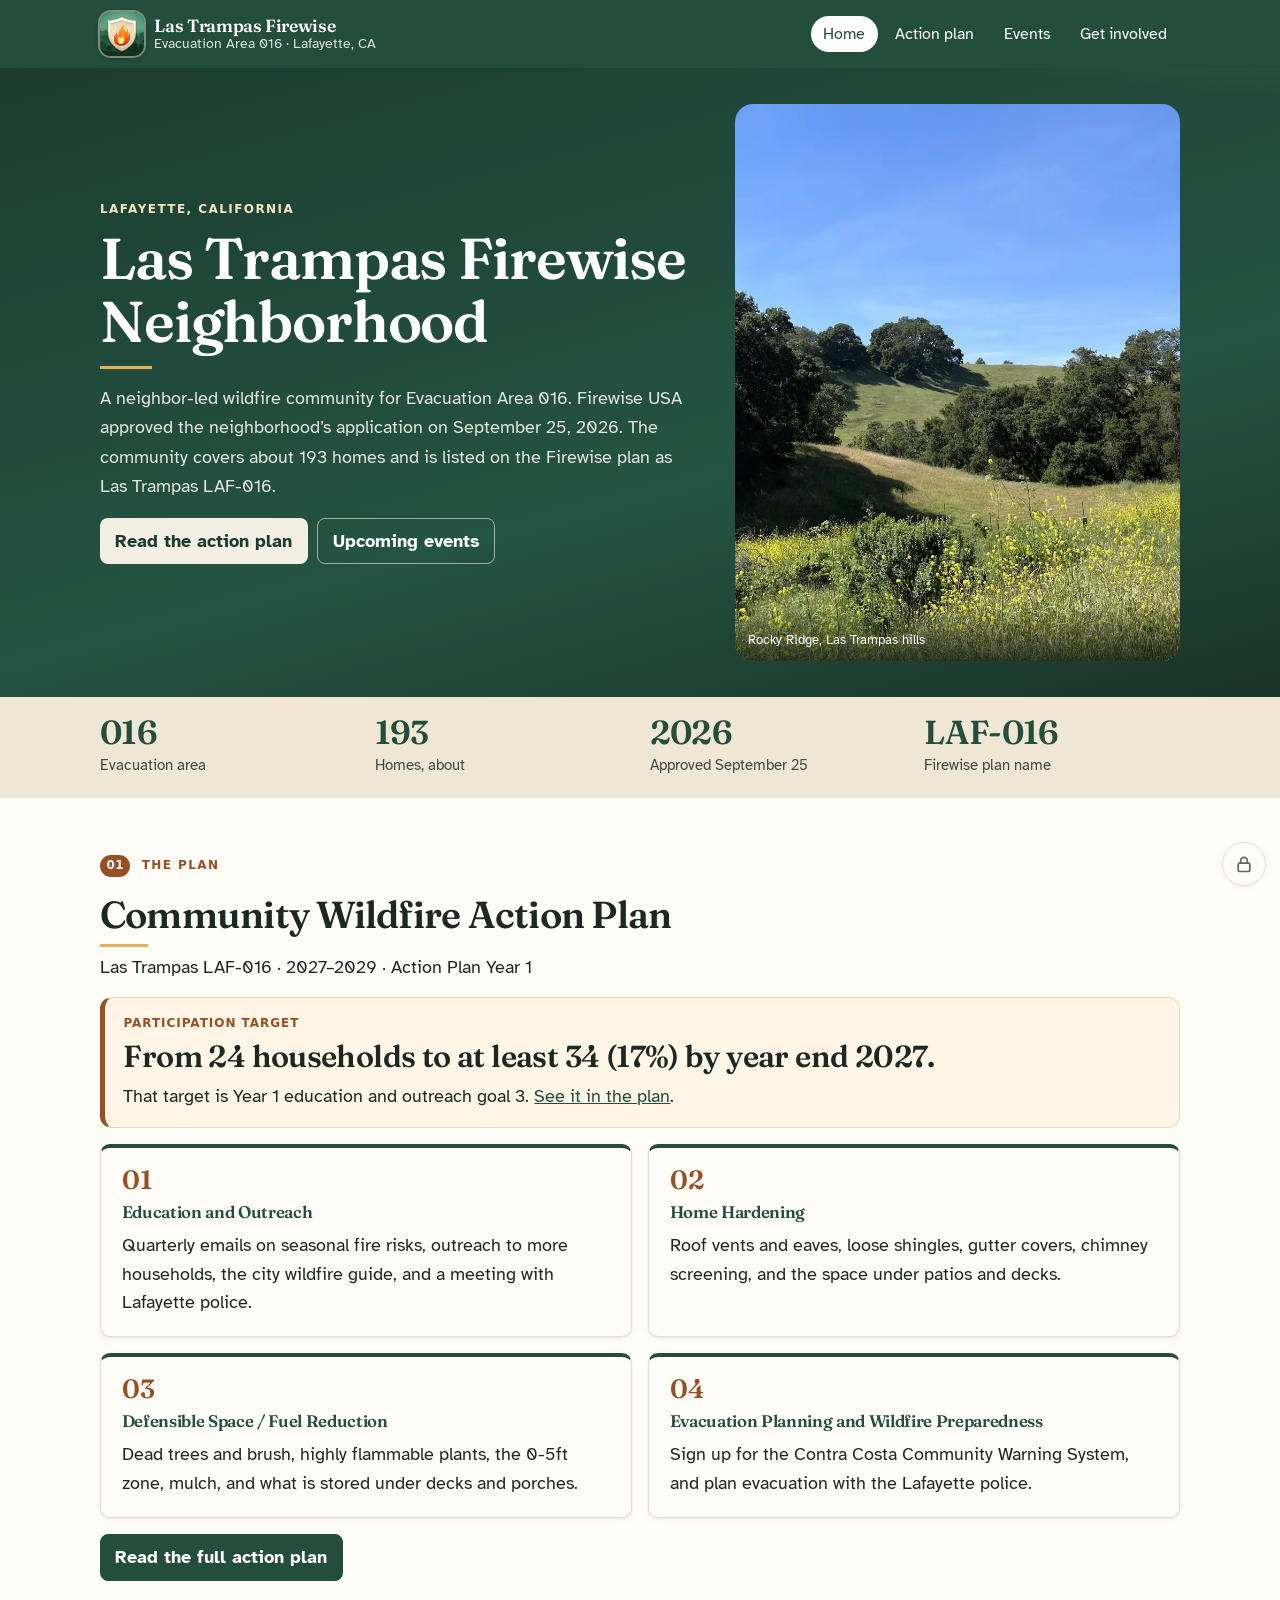
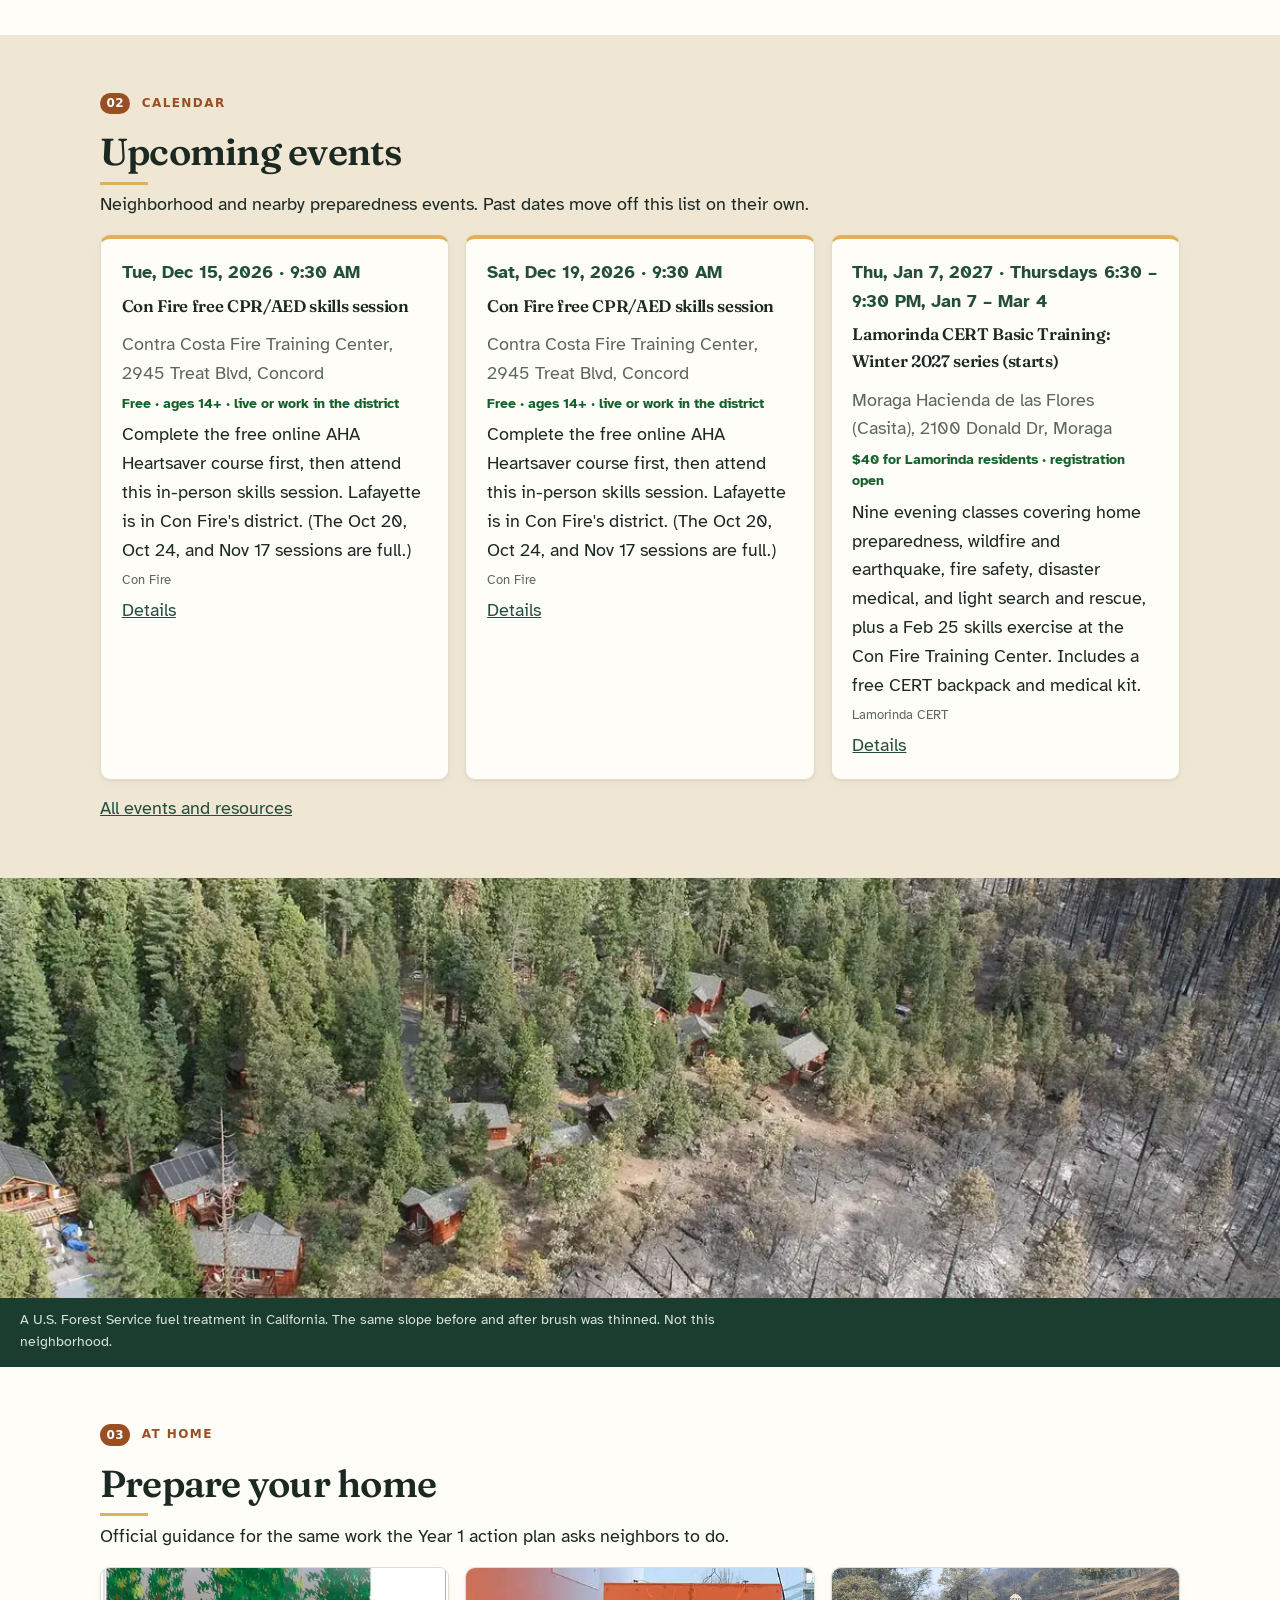
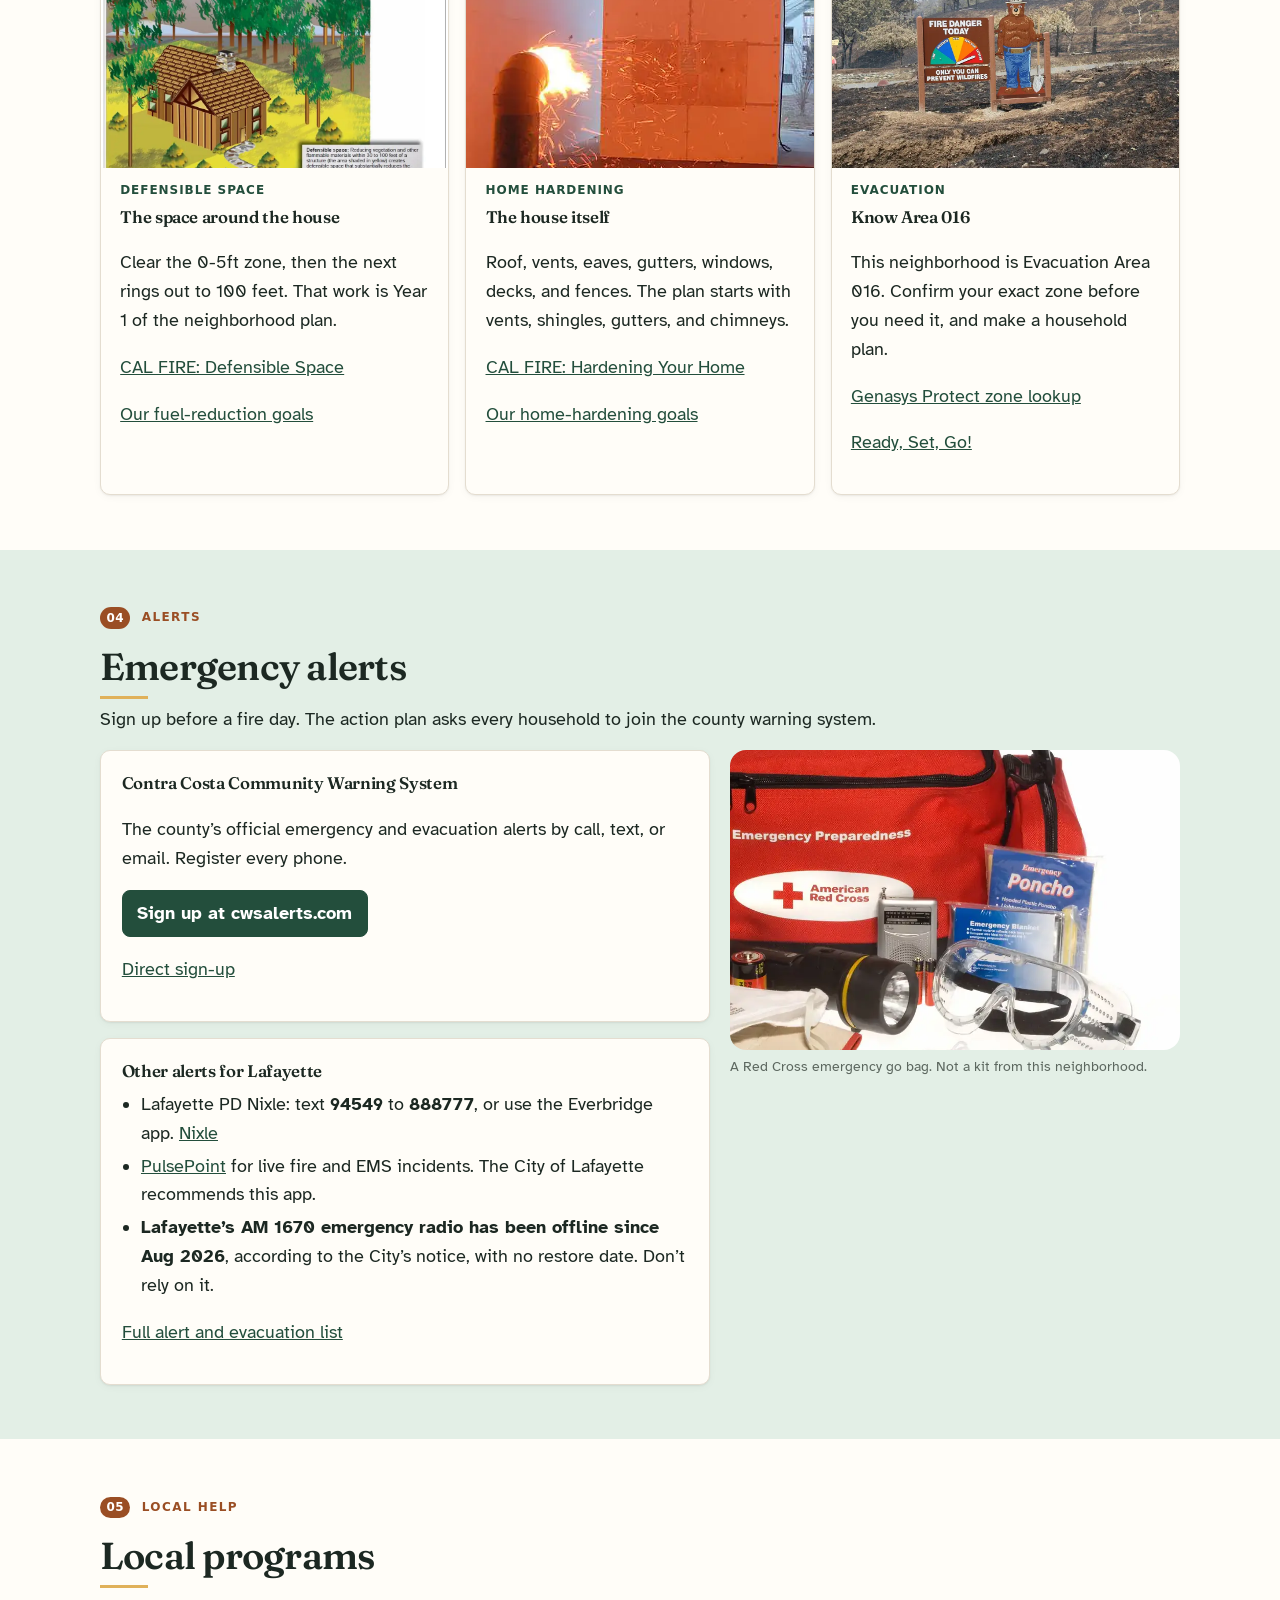
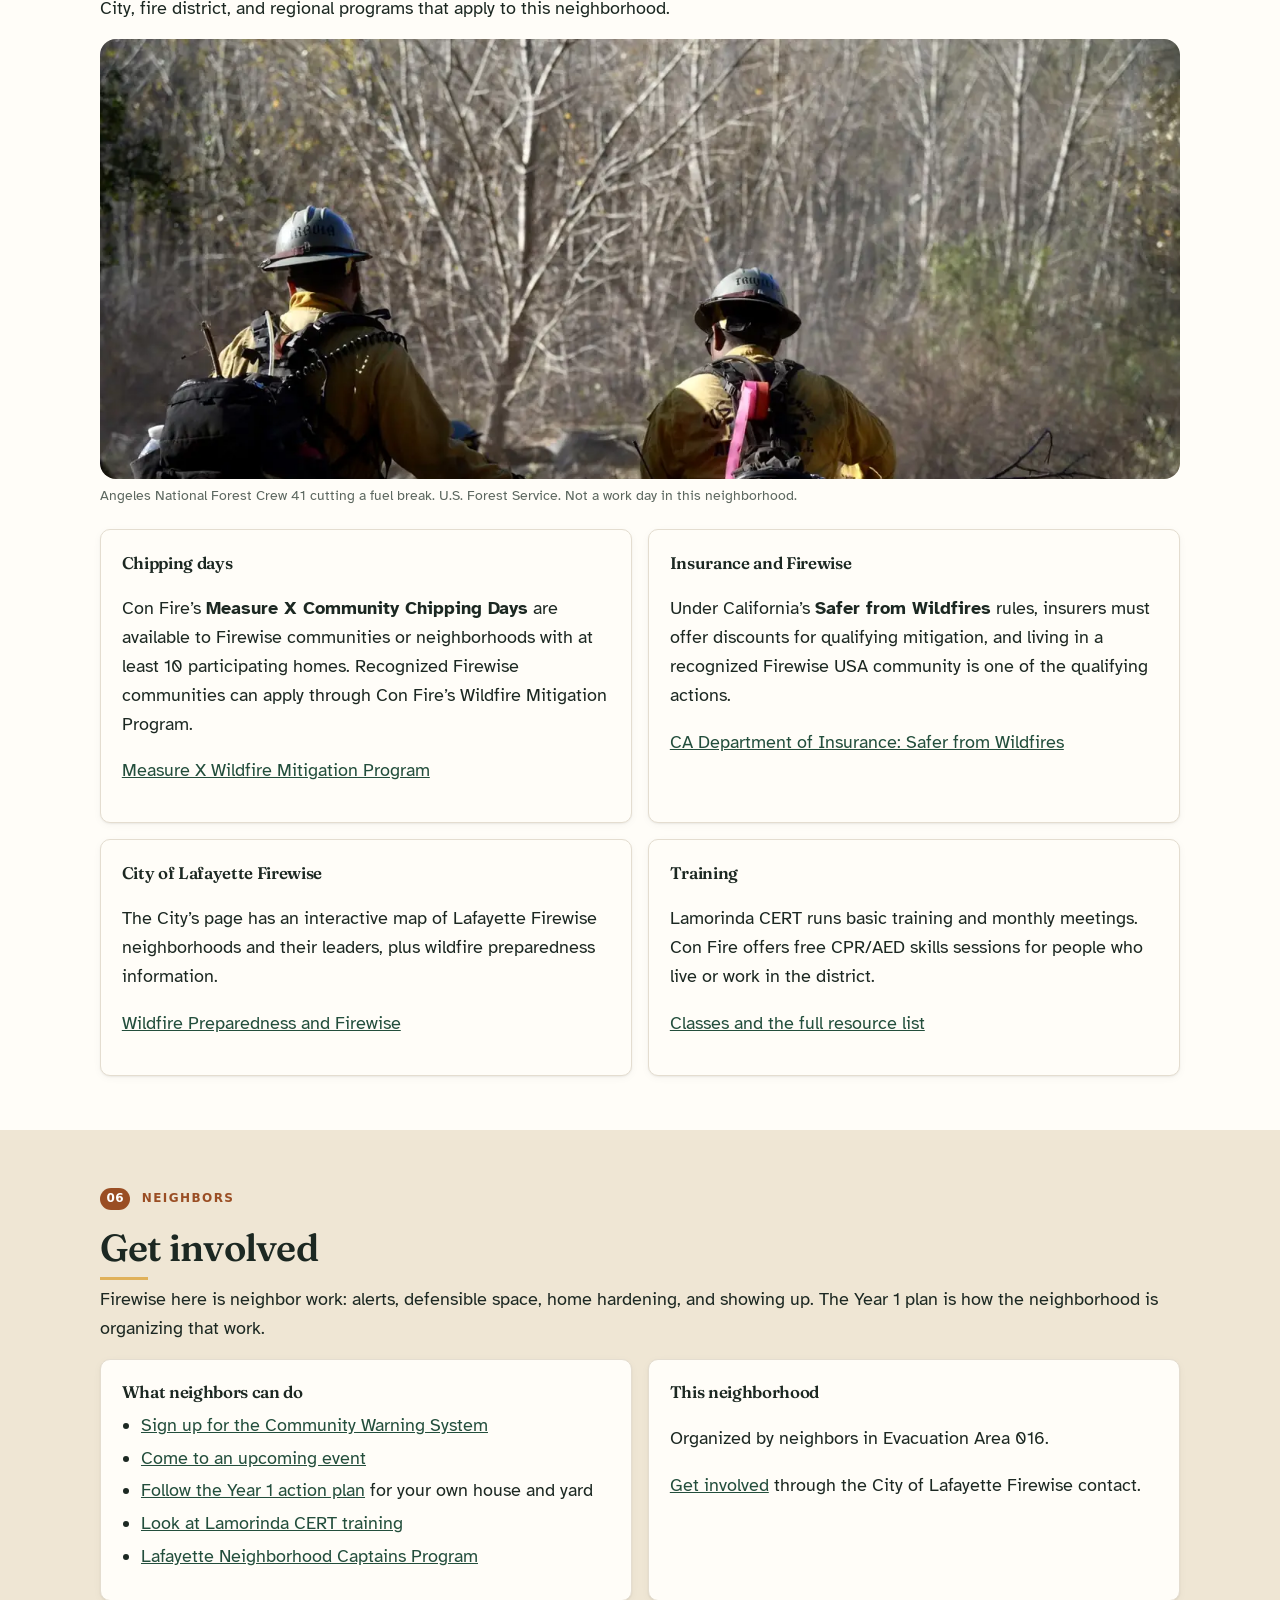
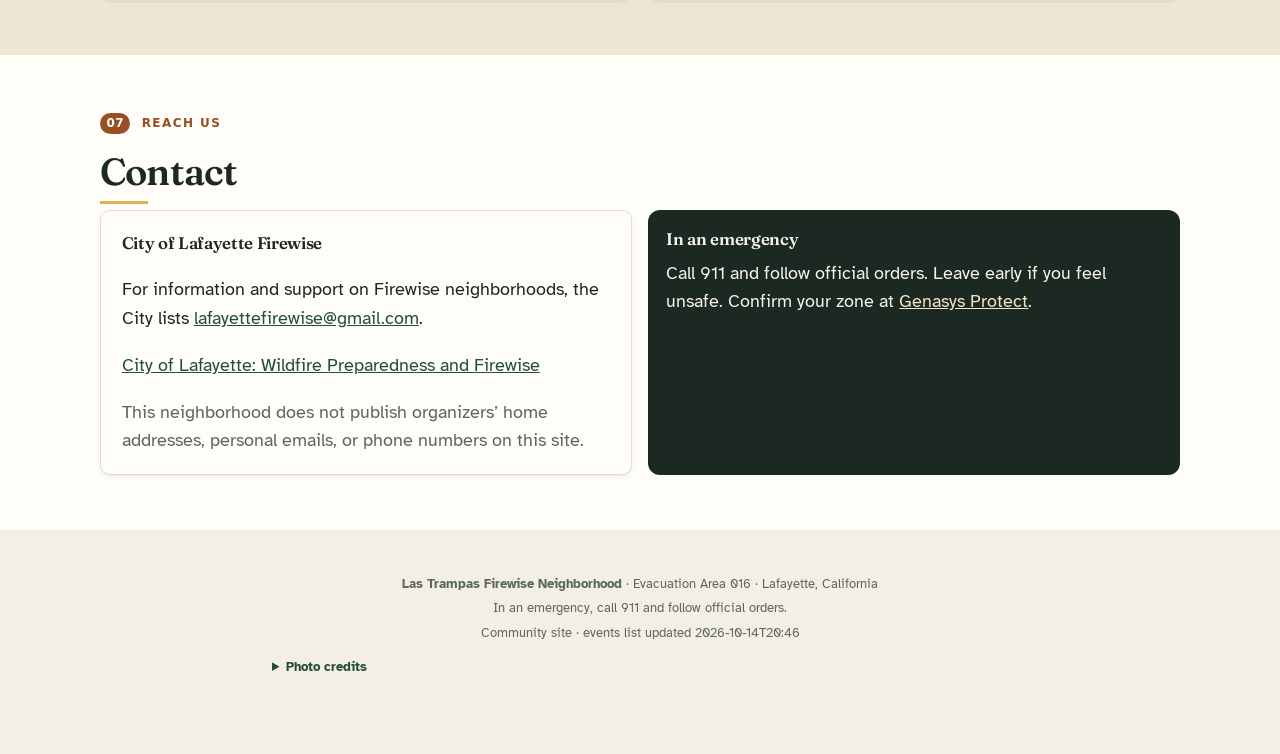
<file: index.html>
<!doctype html>
<html lang="en"><head>
<meta charset="utf-8"><meta name="viewport" content="width=device-width,initial-scale=1">
<meta name="description" content="Las Trampas Firewise Neighborhood, Evacuation Area 016 in Lafayette, California. Community wildfire action plan, upcoming events, and preparedness resources.">
<title>Las Trampas Firewise Neighborhood</title>
<link rel="icon" href="assets/icons/favicon.ico" sizes="16x16 32x32 48x48">
<link rel="icon" href="assets/icons/favicon.svg" type="image/svg+xml">
<link rel="apple-touch-icon" sizes="180x180" href="/firewise/assets/icons/apple-touch-icon.png?v=5">
<link rel="manifest" href="site.webmanifest">
<meta name="theme-color" content="#234e3c">
<meta name="apple-mobile-web-app-title" content="LT Firewise">
<link rel="stylesheet" href="assets/style.css">
</head><body class="page-public page-home"><a class="skip" href="#content">Skip to content</a>
<header class="site"><div class="wrap">
  <a class="brand" href="index.html"><img class="brand-logo" src="assets/icons/logo.svg" width="44" height="44" alt=""><span class="brand-text"><strong>Las Trampas Firewise</strong><span>Evacuation Area 016 &middot; Lafayette, CA</span></span></a>
  <nav class="main" aria-label="Main"><ul id="nav">
    <li><a href="index.html" aria-current="page">Home</a></li>
    <li><a href="action-plan.html">Action plan</a></li>
    <li><a href="events.html">Events</a></li>
    <li><a href="index.html#involved">Get involved</a></li>
  </ul></nav>
</div></header>
<div class="private-banner" id="privateBanner" hidden role="note">Private: contains neighbors&rsquo; contact info. Do not post publicly or share the link outside the organizing team.</div>
<div id="publicRoot">
<main id="content" class="community">
  <section class="hero-band">
    <div class="wrap hero-layout">
      <div class="hero-copy">
        <p class="eyebrow">Lafayette, California</p>
        <h1>Las Trampas Firewise Neighborhood</h1>
        <hr class="hero-rule">
        <p class="lede">A neighbor-led wildfire community for Evacuation Area 016. Firewise USA approved the neighborhood&rsquo;s application on September 25, 2026. The community covers about 193 homes and is listed on the Firewise plan as Las Trampas LAF-016.</p>
        <div class="hero-actions">
          <a class="btn" href="action-plan.html">Read the action plan</a>
          <a class="btn secondary" href="#events">Upcoming events</a>
        </div>
      </div>
      <figure class="hero-photo">
        <img src="assets/photos/rocky-ridge.webp" width="1400" height="1041" alt="Coast live oaks and open grassland on a slope at Rocky Ridge, in the Las Trampas hills.">
        <figcaption>Rocky Ridge, Las Trampas hills</figcaption>
      </figure>
    </div>
  </section>
  <section class="stat-strip" aria-label="Neighborhood facts">
    <div class="wrap">
      <ul>
        <li><strong>016</strong><span>Evacuation area</span></li>
        <li><strong>193</strong><span>Homes, about</span></li>
        <li><strong>2026</strong><span>Approved September 25</span></li>
        <li><strong>LAF-016</strong><span>Firewise plan name</span></li>
      </ul>
    </div>
  </section>
  <section class="band band-paper" id="plan" aria-labelledby="plan-h">
    <div class="wrap">
      <div class="section-head">
        <p class="section-kicker"><span class="kicker-num">01</span> The plan</p>
        <h2 id="plan-h">Community Wildfire Action Plan</h2>
        <p>Las Trampas LAF-016 &middot; 2027&ndash;2029 &middot; Action Plan Year 1</p>
      </div>
      <div class="target-callout">
        <p class="target-kicker">Participation target</p>
        <p class="target-stat">From 24 households to at least 34 (17%) by year end 2027.</p>
        <p style="margin:0">That target is Year 1 education and outreach goal 3. <a href="action-plan.html#participation">See it in the plan</a>.</p>
      </div>
      <div class="grid cols-2">
        <a class="card plan-link" href="action-plan.html#education"><span class="mark">01</span><h3>Education and Outreach</h3><p>Quarterly emails on seasonal fire risks, outreach to more households, the city wildfire guide, and a meeting with Lafayette police.</p></a>
        <a class="card plan-link" href="action-plan.html#hardening"><span class="mark">02</span><h3>Home Hardening</h3><p>Roof vents and eaves, loose shingles, gutter covers, chimney screening, and the space under patios and decks.</p></a>
        <a class="card plan-link" href="action-plan.html#defensible"><span class="mark">03</span><h3>Defensible Space / Fuel Reduction</h3><p>Dead trees and brush, highly flammable plants, the 0-5ft zone, mulch, and what is stored under decks and porches.</p></a>
        <a class="card plan-link" href="action-plan.html#evacuation"><span class="mark">04</span><h3>Evacuation Planning and Wildfire Preparedness</h3><p>Sign up for the Contra Costa Community Warning System, and plan evacuation with the Lafayette police.</p></a>
      </div>
      <p style="margin:1rem 0 0"><a class="btn" href="action-plan.html">Read the full action plan</a></p>
    </div>
  </section>

  <section class="band band-sand" id="events" aria-labelledby="events-h">
    <div class="wrap">
      <div class="section-head">
        <p class="section-kicker"><span class="kicker-num">02</span> Calendar</p>
        <h2 id="events-h">Upcoming events</h2>
        <p>Neighborhood and nearby preparedness events. Past dates move off this list on their own.</p>
      </div>
      <div class="grid cols-3" id="eventGrid" aria-live="polite"><p class="muted">Loading events&hellip;</p></div>
      <p id="eventMore" style="margin:.9rem 0 0"></p>
    </div>
  </section>

  <figure class="photo-strip">
    <img src="assets/photos/fuel-treatment.webp" width="1200" height="799" alt="Two views of the same forest slope: thick brush before a fuel treatment, and a more open stand of trees after.">
    <figcaption><div class="wrap">A U.S. Forest Service fuel treatment in California. The same slope before and after brush was thinned. Not this neighborhood.</div></figcaption>
  </figure>

  <section class="band band-paper" id="prepare" aria-labelledby="prepare-h">
    <div class="wrap">
      <div class="section-head">
        <p class="section-kicker"><span class="kicker-num">03</span> At home</p>
        <h2 id="prepare-h">Prepare your home</h2>
        <p>Official guidance for the same work the Year 1 action plan asks neighbors to do.</p>
      </div>
      <div class="grid cols-3">
        <article class="card card-photo">
          <img src="assets/photos/defensible-home.webp" width="1046" height="937" alt="A single-story house with a mowed yard and trimmed trees set back from the walls.">
          <div class="card-body">
            <p class="cat-label">Defensible space</p>
            <h3>The space around the house</h3>
            <p>Clear the 0-5ft zone, then the next rings out to 100 feet. That work is Year 1 of the neighborhood plan.</p>
            <p><a href="https://www.readyforwildfire.org/prepare-for-wildfire/defensible-space/" target="_blank" rel="noopener noreferrer">CAL FIRE: Defensible Space</a></p>
            <p><a href="action-plan.html#defensible">Our fuel-reduction goals</a></p>
          </div>
        </article>
        <article class="card card-photo">
          <img src="assets/photos/ember-mesh.webp" width="476" height="441" alt="Glowing firebrands from a NIST test aimed at a fine metal screen, with a burning pad behind the mesh.">
          <div class="card-body">
            <p class="cat-label">Home hardening</p>
            <h3>The house itself</h3>
            <p>Roof, vents, eaves, gutters, windows, decks, and fences. The plan starts with vents, shingles, gutters, and chimneys.</p>
            <p><a href="https://www.readyforwildfire.org/prepare-for-wildfire/hardening-your-home/" target="_blank" rel="noopener noreferrer">CAL FIRE: Hardening Your Home</a></p>
            <p><a href="action-plan.html#hardening">Our home-hardening goals</a></p>
          </div>
        </article>
        <article class="card card-photo">
          <img src="assets/photos/fire-danger.webp" width="1200" height="799" alt="A U.S. Forest Service fire danger sign reading Very High beside a road in Klamath National Forest, California.">
          <div class="card-body">
            <p class="cat-label">Evacuation</p>
            <h3>Know Area 016</h3>
            <p>This neighborhood is Evacuation Area 016. Confirm your exact zone before you need it, and make a household plan.</p>
            <p><a href="https://protect.genasys.com/" target="_blank" rel="noopener noreferrer">Genasys Protect zone lookup</a></p>
            <p><a href="https://readyforwildfire.org/prepare-for-wildfire/wildfire-action-plan/" target="_blank" rel="noopener noreferrer">Ready, Set, Go!</a></p>
          </div>
        </article>
      </div>
    </div>
  </section>

  <section class="band band-green" id="alerts" aria-labelledby="alerts-h">
    <div class="wrap">
      <div class="section-head">
        <p class="section-kicker"><span class="kicker-num">04</span> Alerts</p>
        <h2 id="alerts-h">Emergency alerts</h2>
        <p>Sign up before a fire day. The action plan asks every household to join the county warning system.</p>
      </div>
      <div class="alert-layout">
        <div class="alert-copy">
        <article class="card">
          <h3>Contra Costa Community Warning System</h3>
          <p>The county&rsquo;s official emergency and evacuation alerts by call, text, or email. Register every phone.</p>
          <p><a class="btn" href="https://www.cwsalerts.com" target="_blank" rel="noopener noreferrer">Sign up at cwsalerts.com</a></p>
          <p><a href="https://alerts5.athoc.com/SelfService/CCCCWS/Register" target="_blank" rel="noopener noreferrer">Direct sign-up</a></p>
        </article>
        <article class="card">
          <h3>Other alerts for Lafayette</h3>
          <ul class="tight">
            <li>Lafayette PD Nixle: text <strong>94549</strong> to <strong>888777</strong>, or use the Everbridge app. <a href="https://www.nixle.com/" target="_blank" rel="noopener noreferrer">Nixle</a></li>
            <li><a href="https://www.pulsepoint.org/" target="_blank" rel="noopener noreferrer">PulsePoint</a> for live fire and EMS incidents. The City of Lafayette recommends this app.</li>
            <li><strong>Lafayette&rsquo;s AM 1670 emergency radio has been offline since Aug 2026</strong>, according to the City&rsquo;s notice, with no restore date. Don&rsquo;t rely on it.</li>
          </ul>
          <p><a href="events.html#alerts">Full alert and evacuation list</a></p>
        </article>
        </div>
        <figure class="alert-photo">
          <img src="assets/photos/go-bag.webp" width="880" height="860" alt="An open Red Cross emergency go bag with water, a radio, a flashlight, and other supplies on a table.">
          <figcaption>A Red Cross emergency go bag. Not a kit from this neighborhood.</figcaption>
        </figure>
      </div>
    </div>
  </section>

  <section class="band band-paper" aria-labelledby="programs-h">
    <div class="wrap">
      <div class="section-head">
        <p class="section-kicker"><span class="kicker-num">05</span> Local help</p>
        <h2 id="programs-h">Local programs</h2>
        <p>City, fire district, and regional programs that apply to this neighborhood.</p>
      </div>
      <figure class="banner-photo">
        <img src="assets/photos/fuel-crew.webp" width="1400" height="935" alt="A fuels crew in yellow shirts and hard hats using chainsaws on a brushy hillside.">
        <figcaption>Angeles National Forest Crew 41 cutting a fuel break. U.S. Forest Service. Not a work day in this neighborhood.</figcaption>
      </figure>
      <div class="grid cols-2">
        <article class="card">
          <h3>Chipping days</h3>
          <p>Con Fire&rsquo;s <strong>Measure X Community Chipping Days</strong> are available to Firewise communities or neighborhoods with at least 10 participating homes. Recognized Firewise communities can apply through Con Fire&rsquo;s Wildfire Mitigation Program.</p>
          <p><a href="https://www.cccfpd.gov/199/Measure-X-Funded-Wildfire-Programs" target="_blank" rel="noopener noreferrer">Measure X Wildfire Mitigation Program</a></p>
        </article>
        <article class="card">
          <h3>Insurance and Firewise</h3>
          <p>Under California&rsquo;s <strong>Safer from Wildfires</strong> rules, insurers must offer discounts for qualifying mitigation, and living in a recognized Firewise USA community is one of the qualifying actions.</p>
          <p><a href="https://www.insurance.ca.gov/01-consumers/200-wrr/Safer-from-Wildfires.cfm" target="_blank" rel="noopener noreferrer">CA Department of Insurance: Safer from Wildfires</a></p>
        </article>
        <article class="card">
          <h3>City of Lafayette Firewise</h3>
          <p>The City&rsquo;s page has an interactive map of Lafayette Firewise neighborhoods and their leaders, plus wildfire preparedness information.</p>
          <p><a href="https://www.lovelafayette.org/city-hall/commissions-committees/emergency-preparedness/firewise-and-wildfire-preparedness" target="_blank" rel="noopener noreferrer">Wildfire Preparedness and Firewise</a></p>
        </article>
        <article class="card">
          <h3>Training</h3>
          <p>Lamorinda CERT runs basic training and monthly meetings. Con Fire offers free CPR/AED skills sessions for people who live or work in the district.</p>
          <p><a href="events.html#resources">Classes and the full resource list</a></p>
        </article>
      </div>
    </div>
  </section>

  <section class="band band-sand" id="involved" aria-labelledby="involved-h">
    <div class="wrap">
      <div class="section-head">
        <p class="section-kicker"><span class="kicker-num">06</span> Neighbors</p>
        <h2 id="involved-h">Get involved</h2>
        <p>Firewise here is neighbor work: alerts, defensible space, home hardening, and showing up. The Year 1 plan is how the neighborhood is organizing that work.</p>
      </div>
      <div class="grid cols-2">
        <article class="card">
          <h3>What neighbors can do</h3>
          <ul class="tight">
            <li><a href="https://www.cwsalerts.com" target="_blank" rel="noopener noreferrer">Sign up for the Community Warning System</a></li>
            <li><a href="#events">Come to an upcoming event</a></li>
            <li><a href="action-plan.html">Follow the Year 1 action plan</a> for your own house and yard</li>
            <li><a href="https://lamorindacert.org/training/classes/" target="_blank" rel="noopener noreferrer">Look at Lamorinda CERT training</a></li>
            <li><a href="https://www.lovelafayette.org/city-hall/city-departments/police/emergency-preparedness" target="_blank" rel="noopener noreferrer">Lafayette Neighborhood Captains Program</a></li>
          </ul>
        </article>
        <article class="card">
          <h3>This neighborhood</h3>
          <p>Organized by neighbors in Evacuation Area 016.</p>
          <p style="margin-bottom:0"><a href="#contact">Get involved</a> through the City of Lafayette Firewise contact.</p>
        </article>
      </div>
    </div>
  </section>

  <section class="band band-paper" id="contact" aria-labelledby="contact-h">
    <div class="wrap">
      <div class="section-head">
        <p class="section-kicker"><span class="kicker-num">07</span> Reach us</p>
        <h2 id="contact-h">Contact</h2>
      </div>
      <div class="grid cols-2 contact-grid">
        <article class="card">
          <h3>City of Lafayette Firewise</h3>
          <p>For information and support on Firewise neighborhoods, the City lists <a href="mailto:lafayettefirewise@gmail.com">lafayettefirewise@gmail.com</a>.</p>
          <p><a href="https://www.lovelafayette.org/city-hall/commissions-committees/emergency-preparedness/firewise-and-wildfire-preparedness" target="_blank" rel="noopener noreferrer">City of Lafayette: Wildfire Preparedness and Firewise</a></p>
          <p class="muted" style="margin-bottom:0">This neighborhood does not publish organizers&rsquo; home addresses, personal emails, or phone numbers on this site.</p>
        </article>
        <aside class="emergency">
          <h3 style="margin:0">In an emergency</h3>
          <p>Call 911 and follow official orders. Leave early if you feel unsafe. Confirm your zone at <a href="https://protect.genasys.com/" target="_blank" rel="noopener noreferrer">Genasys Protect</a>.</p>
        </aside>
      </div>
    </div>
  </section>
</main>
<footer class="site"><div class="wrap">
  <p><strong>Las Trampas Firewise Neighborhood</strong> &middot; Evacuation Area 016 &middot; Lafayette, California</p>
  <p>In an emergency, call 911 and follow official orders.</p>
  <p class="muted">Community site &middot; events list updated <span data-generated></span></p>
  <details class="img-credits">
    <summary>Photo credits</summary>
    <ul>
      <li>Oak savanna at Rocky Ridge, Buckhorn Creek watershed, Las Trampas hills. Peter J. Caprio, <a href="https://creativecommons.org/licenses/by-sa/4.0/" target="_blank" rel="noopener noreferrer">CC BY-SA 4.0</a>, via <a href="https://commons.wikimedia.org/wiki/File:Oak_Savanna_on_Rocky_Ridge.png" target="_blank" rel="noopener noreferrer">Wikimedia Commons</a>. Resized and compressed.</li>
      <li>Fuel treatment, before and after. U.S. Forest Service, Pacific Southwest Region, public domain (U.S. government work); the Flickr copy is also <a href="https://creativecommons.org/licenses/by/2.0/" target="_blank" rel="noopener noreferrer">CC BY 2.0</a>. Via <a href="https://commons.wikimedia.org/wiki/File:A_picture_is_worth_a_1,000_words_fuel_treatments_at_work_(18431459800).jpg" target="_blank" rel="noopener noreferrer">Wikimedia Commons</a>. Resized and compressed.</li>
      <li>Home with defensible space. U.S. Government Accountability Office, public domain, from report GAO-09-877. Via <a href="https://commons.wikimedia.org/wiki/File:Figure_3-_Home_with_Defensible_Space_(14495370044).jpg" target="_blank" rel="noopener noreferrer">Wikimedia Commons</a>. Resized and compressed.</li>
      <li>Firebrands aimed at a fine screen mesh. National Institute of Standards and Technology, public domain. Via <a href="https://commons.wikimedia.org/wiki/File:NIST_Firebrand_Device_Could_Save_U.S._and_Japanese_Homes_(5887635115).jpg" target="_blank" rel="noopener noreferrer">Wikimedia Commons</a>. Resized and compressed.</li>
      <li>Fire danger sign, Klamath National Forest, California. U.S. Forest Service / InciWeb, public domain. Via <a href="https://commons.wikimedia.org/wiki/File:Fire_Danger_Rating_Sign_Klamath,_California.jpg" target="_blank" rel="noopener noreferrer">Wikimedia Commons</a>. Resized and compressed.</li>
      <li>Angeles National Forest Crew 41 cutting a fuel break. Photograph by Gary Ananian, U.S. Forest Service, public domain. Via <a href="https://commons.wikimedia.org/wiki/File:ANF_Crew_41_Fuel_Break_in_Arroyo_Seco_drainage_(54268430813).jpg" target="_blank" rel="noopener noreferrer">Wikimedia Commons</a>. Resized and compressed.</li>
      <li>Emergency go bag. American Red Cross photograph, <a href="https://commons.wikimedia.org/wiki/File:FEMA_-_37174_-_Emergency_Preparedness_%22ready_to_go%22_kit..jpg" target="_blank" rel="noopener noreferrer">FEMA Photo Library</a>, public domain. Cropped, resized, and compressed.</li>
    </ul>
  </details>
</div></footer>
<button type="button" class="corner-lock" id="cornerLock" aria-label="Organizer sign-in" title="Organizer sign-in">
  <svg viewBox="0 0 24 24" width="20" height="20" aria-hidden="true" focusable="false"><rect x="5" y="11" width="14" height="10" rx="2" fill="none" stroke="currentColor" stroke-width="2"/><path d="M8 11V8a4 4 0 0 1 8 0v3" fill="none" stroke="currentColor" stroke-width="2" stroke-linecap="round"/></svg>
</button>
</div>
<div id="adminRoot" hidden></div>
<script src="data/public-data.js"></script>
<script src="assets/firewise.js"></script>
<script>
function showAdmin(pub, data) {
  document.body.classList.add("is-admin");
  document.getElementById("publicRoot").hidden = true;
  const root = document.getElementById("adminRoot");
  root.hidden = false;
  document.getElementById("privateBanner").hidden = false;
  document.title = "Organizer dashboard \u00b7 Las Trampas Firewise";
  document.getElementById("nav").innerHTML =
    '<li><a href="index.html" aria-current="page">Dashboard</a></li>' +
    '<li><a href="map.html">Map</a></li>' +
    '<li><a href="roster.html">Roster</a></li>' +
    '<li><button type="button" class="lock-link" id="lockBtn">Lock</button></li>';
  document.getElementById("lockBtn").onclick = () => Firewise.lock();
  document.querySelector(".skip").setAttribute("href", "#admin-content");
  root.innerHTML = `<main id="admin-content">
    <h1>Organizer dashboard</h1>
    <p class="lede">Household map, roster, and contact tools for Las Trampas organizers. These counts come from the encrypted neighborhood file.</p>
    <div class="admin-actions">
      <button class="btn" type="button" id="lockReturn">Lock and return to the community site</button>
      <button class="linkish" type="button" id="viewPublic">Preview the community site without locking</button>
    </div>
    <div class="grid cols-4" id="stats" aria-live="polite"></div>
    <h2>Go to</h2>
    <div class="grid cols-3">
      <a class="card" href="map.html" style="text-decoration:none;color:inherit"><h3>Map</h3><p class="muted">Every home, colored by email or status. Filter by street.</p></a>
      <a class="card" href="roster.html" style="text-decoration:none;color:inherit"><h3>Roster</h3><p class="muted">Sortable table. Copy emails and export CSV for the rows on screen. Unplaced contacts stay out of both.</p></a>
      <a class="card" href="events.html" style="text-decoration:none;color:inherit"><h3>Events and resources</h3><p class="muted">The public events list and preparedness links.</p></a>
    </div>
    <h2>Data quality notes</h2>
    <div class="card" id="dq"></div>
  </main>
  <footer class="site">Las Trampas Firewise Neighborhood &middot; private organizer tool &middot; data updated <span data-generated></span></footer>`;
  document.getElementById("lockReturn").onclick = () => Firewise.lock();
  document.getElementById("viewPublic").onclick = () => Firewise.viewPublic();
  const residents = data.residents, meta = pub.meta || {};
  Firewise.setGenerated(meta);
  const c = Firewise.counts(residents), SHEET = meta.sheet_total || 198;
  const card = (n, label, sub) => `<div class="card"><div class="stat">${n}<small>${sub || ""}</small></div><div class="muted">${label}</div></div>`;
  document.getElementById("stats").innerHTML =
    card(c.total, "homes in the dataset", ` <span style="font-size:.6em;font-weight:400">from the sheet: ${SHEET}</span>`) +
    card(c.signedYes, "signed up", ` of ${c.total}`) +
    card(c.anyAttended, "attended a past event", ` of ${c.total}`) +
    card(c.withName, "homes with a name", ` of ${c.total}`) +
    card(c.withEmail, "homes with an email", ` of ${c.total}`) +
    card(c.noInfo, `<a href="roster.html?noinfo=1">homes with no info at all</a>`, ` of ${c.total}`);
  const flagged = residents.filter(r => r.flags);
  const corrected = residents.filter(r => (r.address_status || "").startsWith("corrected")).length;
  const added = residents.filter(r => (r.address_status || "").startsWith("added")).length;
  const unconfirmed = residents.filter(r => (r.address_status || "").startsWith("not found")).length;
  document.getElementById("dq").innerHTML =
    `<p><strong>${flagged.length}</strong> addresses carry a flag (possible typo on the sheet, spelling, or approximate map pin), and <strong>${c.approx}</strong> pins are approximate (placed at the street, not the house). The printed sheet lists ${SHEET} entries; after removing repeats and duplicates, correcting ${corrected} addresses against county records, and adding ${added} homes not on the sheet, the dataset has ${c.total} homes (${unconfirmed} addresses still need confirmation). See the <a href="roster.html?flagged=1">flagged rows in the roster</a>.</p>`;
}
function renderHomeEvents(events) {
  const { upcoming } = Firewise.splitEvents(events);
  const grid = document.getElementById("eventGrid");
  const more = document.getElementById("eventMore");
  const shown = upcoming.slice(0, 3);
  if (!shown.length) {
    grid.innerHTML = '<p class="muted">No upcoming events are listed right now. <a href="events.html">Check the events page</a> for past dates and resources.</p>';
    more.textContent = "";
    return;
  }
  grid.innerHTML = shown.map(e => Firewise.eventCardHTML(e, false)).join("");
  const rest = upcoming.length - shown.length;
  more.innerHTML = `<a href="events.html">${rest ? "See all " + upcoming.length + " upcoming events" : "All events and resources"}</a>`;
}
Firewise.loadPublic().then(async pub => {
  Firewise.setGenerated(pub.meta);
  renderHomeEvents(pub.events || []);
  if (sessionStorage.getItem("firewise-ui") === "admin") {
    const data = await Firewise.sessionData(pub.residents_enc);
    if (data) { showAdmin(pub, data); return; }
    sessionStorage.removeItem("firewise-ui");
  }
  Firewise.mountCornerLock(pub.residents_enc);
}).catch(e => {
  const grid = document.getElementById("eventGrid");
  if (grid) grid.textContent = e.message;
});
</script>
</body></html>
</file>
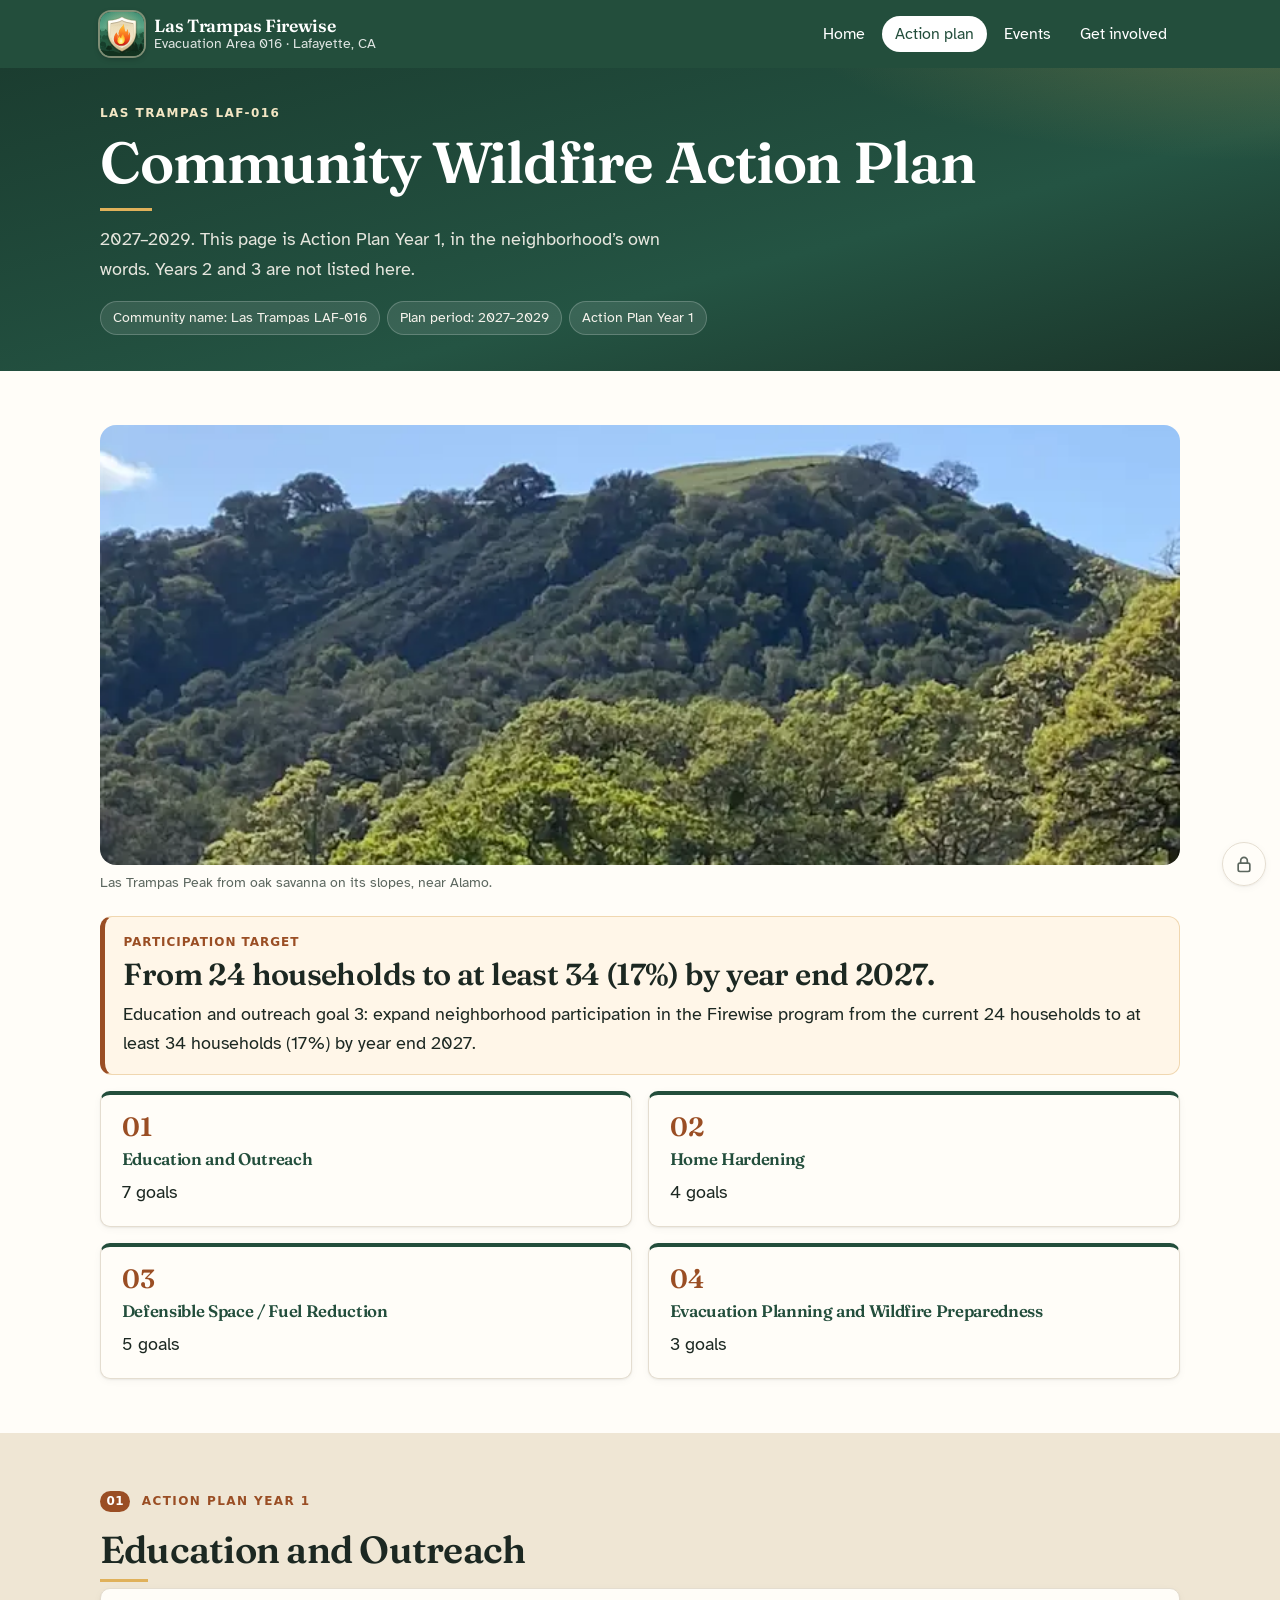
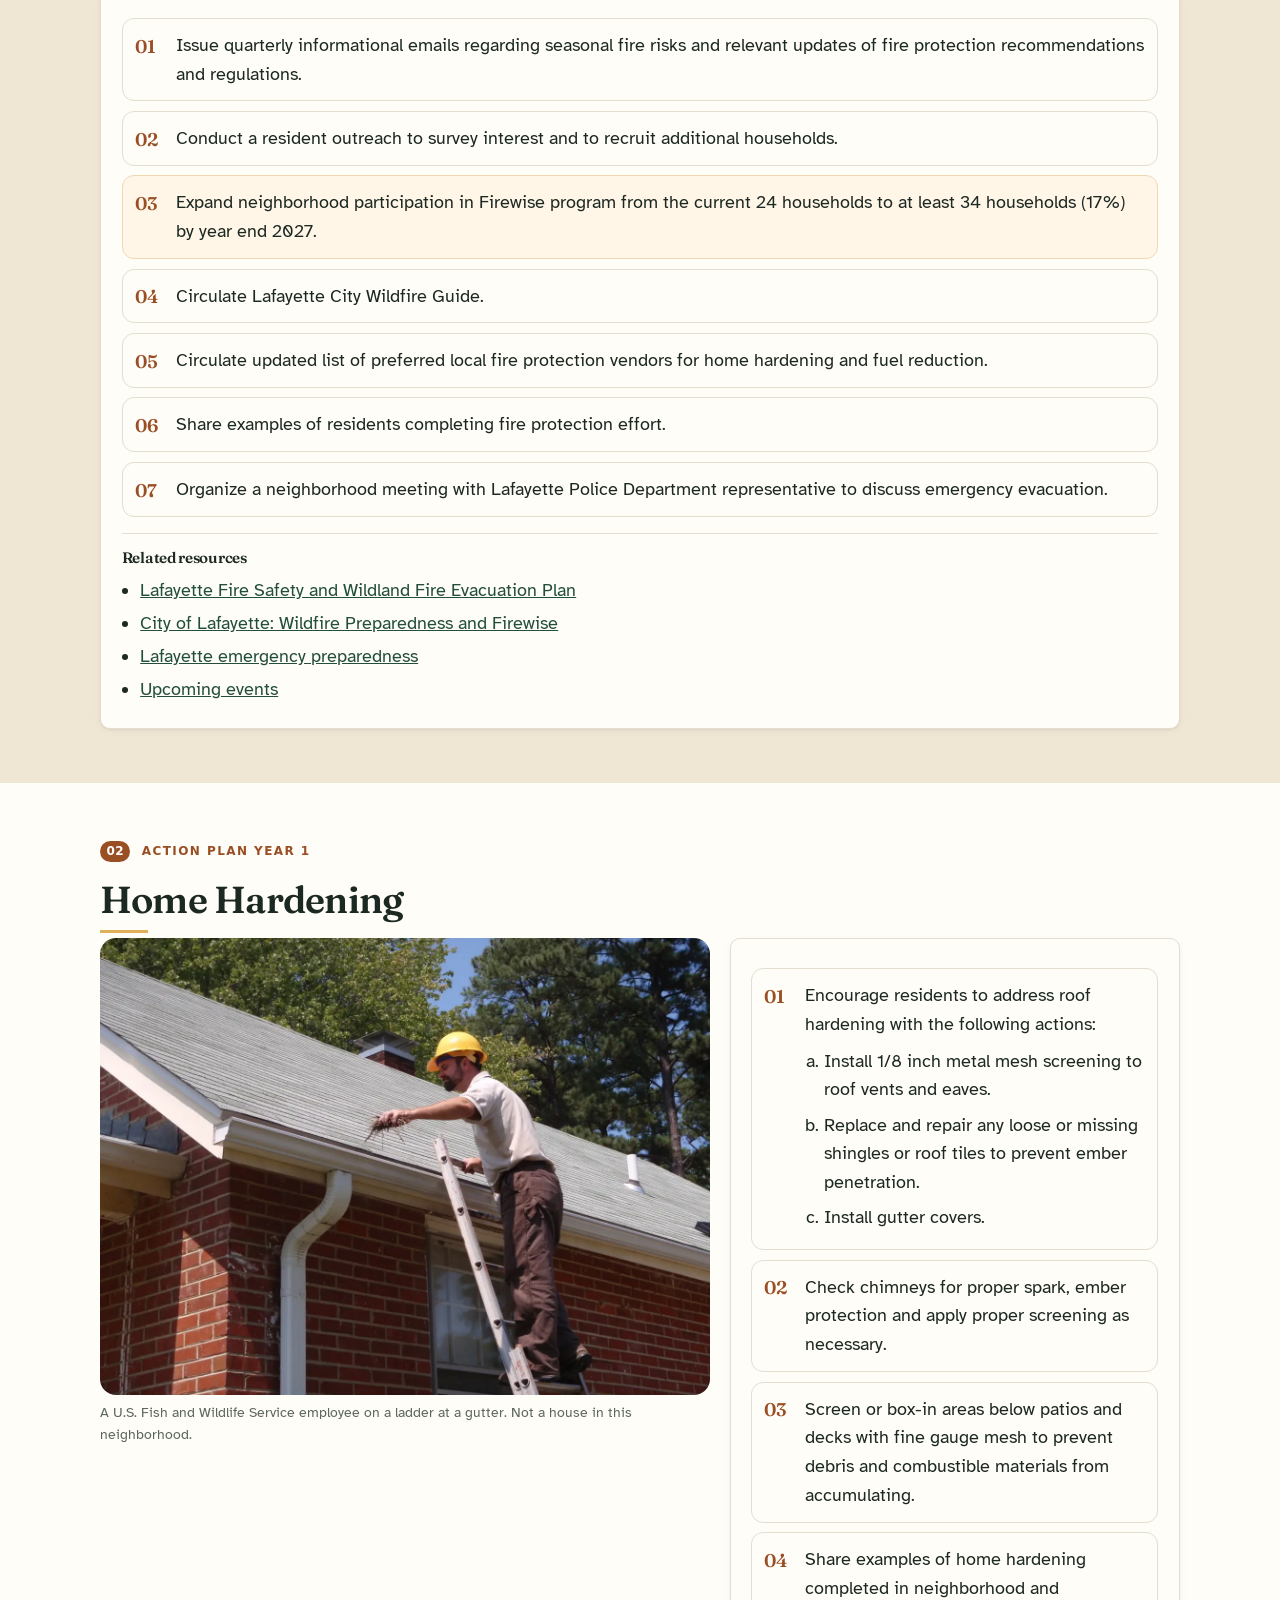
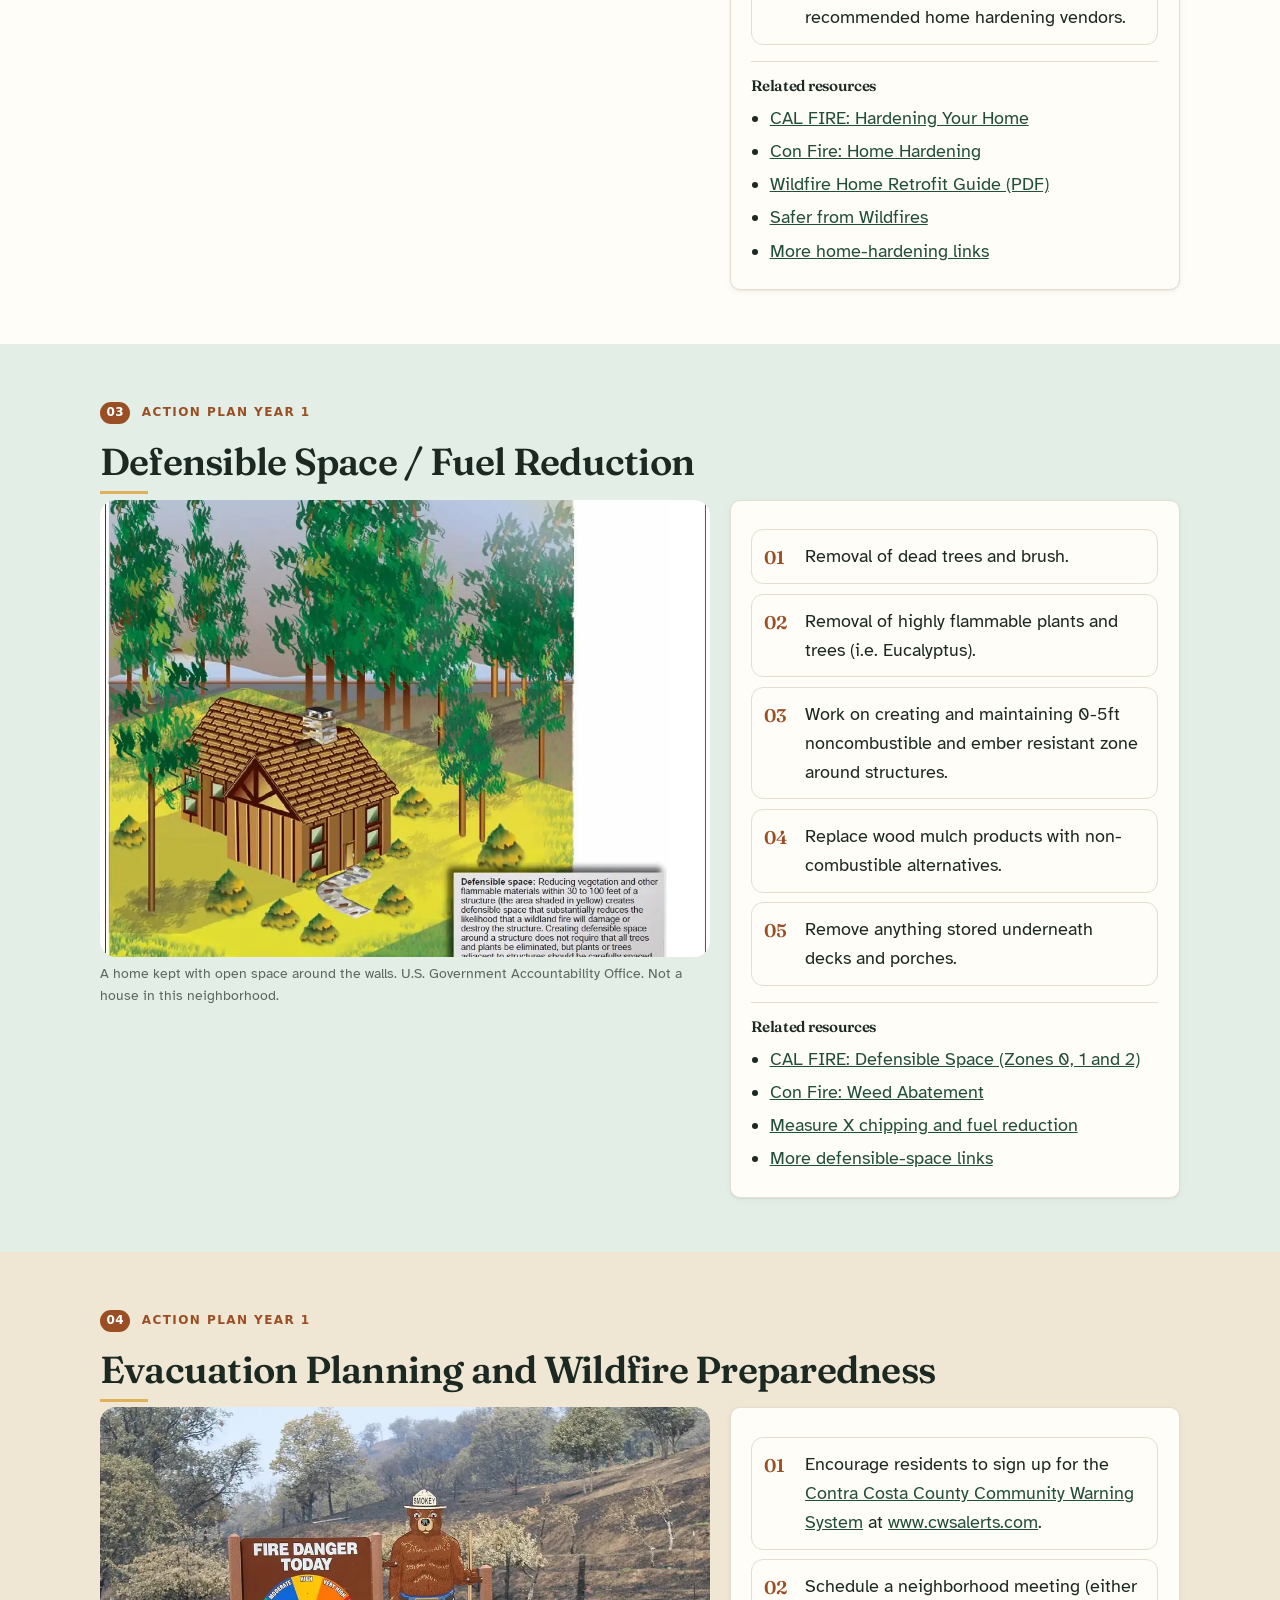
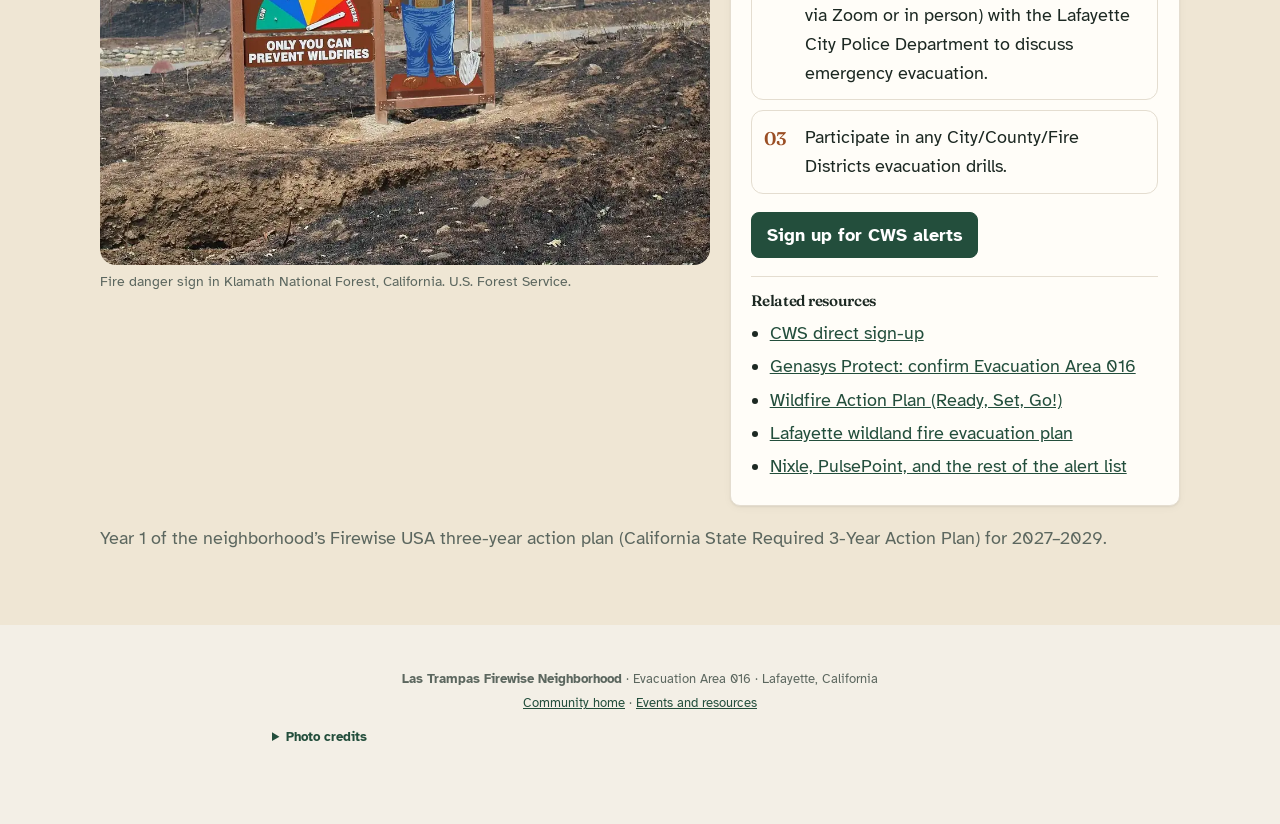
<file: action-plan.html>
<!doctype html>
<html lang="en"><head>
<meta charset="utf-8"><meta name="viewport" content="width=device-width,initial-scale=1">
<meta name="description" content="Las Trampas LAF-016 Community Wildfire Action Plan for 2027–2029, Action Plan Year 1.">
<title>Action Plan 2027–2029 &middot; Las Trampas Firewise</title>
<link rel="icon" href="assets/icons/favicon.ico" sizes="16x16 32x32 48x48">
<link rel="icon" href="assets/icons/favicon.svg" type="image/svg+xml">
<link rel="apple-touch-icon" sizes="180x180" href="/firewise/assets/icons/apple-touch-icon.png?v=5">
<link rel="manifest" href="site.webmanifest">
<meta name="theme-color" content="#234e3c">
<meta name="apple-mobile-web-app-title" content="LT Firewise">
<link rel="stylesheet" href="assets/style.css">
</head><body class="page-public"><a class="skip" href="#content">Skip to content</a>
<header class="site"><div class="wrap">
  <a class="brand" href="index.html"><img class="brand-logo" src="assets/icons/logo.svg" width="44" height="44" alt=""><span class="brand-text"><strong>Las Trampas Firewise</strong><span>Evacuation Area 016 &middot; Lafayette, CA</span></span></a>
  <nav class="main" aria-label="Main"><ul>
    <li><a href="index.html">Home</a></li>
    <li><a href="action-plan.html" aria-current="page">Action plan</a></li>
    <li><a href="events.html">Events</a></li>
    <li><a href="index.html#involved">Get involved</a></li>
  </ul></nav>
</div></header>
<main id="content" class="community">
  <section class="hero-band">
    <div class="wrap">
      <p class="eyebrow">Las Trampas LAF-016</p>
      <h1>Community Wildfire Action Plan</h1>
      <hr class="hero-rule">
      <p class="lede">2027&ndash;2029. This page is Action Plan Year 1, in the neighborhood&rsquo;s own words. Years 2 and 3 are not listed here.</p>
      <ul class="facts">
        <li>Community name: Las Trampas LAF-016</li>
        <li>Plan period: 2027&ndash;2029</li>
        <li>Action Plan Year 1</li>
      </ul>
    </div>
  </section>
  <section class="band band-paper">
  <div class="wrap">
    <figure class="banner-photo">
      <img style="object-position:center 64%" src="assets/photos/trampas-peak.webp" width="758" height="1200" alt="Las Trampas Peak rising above oak savanna and grass, near Alamo, California.">
      <figcaption>Las Trampas Peak from oak savanna on its slopes, near Alamo.</figcaption>
    </figure>
    <section aria-labelledby="target-h">
      <div class="target-callout">
        <p class="target-kicker" id="target-h">Participation target</p>
        <p class="target-stat">From 24 households to at least 34 (17%) by year end 2027.</p>
        <p style="margin:0">Education and outreach goal 3: expand neighborhood participation in the Firewise program from the current 24 households to at least 34 households (17%) by year end 2027.</p>
      </div>
      <div class="grid cols-2">
        <a class="card plan-link" href="#education"><span class="mark">01</span><h3>Education and Outreach</h3><p>7 goals</p></a>
        <a class="card plan-link" href="#hardening"><span class="mark">02</span><h3>Home Hardening</h3><p>4 goals</p></a>
        <a class="card plan-link" href="#defensible"><span class="mark">03</span><h3>Defensible Space / Fuel Reduction</h3><p>5 goals</p></a>
        <a class="card plan-link" href="#evacuation"><span class="mark">04</span><h3>Evacuation Planning and Wildfire Preparedness</h3><p>3 goals</p></a>
      </div>
    </section>
  </div>
  </section>

  <section class="band band-sand" id="education" aria-labelledby="edu-h">
    <div class="wrap">
      <div class="section-head">
        <p class="section-kicker"><span class="kicker-num">01</span> Action Plan Year 1</p>
        <h2 id="edu-h">Education and Outreach</h2>
      </div>
      <div class="card plan-cat">
      <ol class="goals">
        <li>Issue quarterly informational emails regarding seasonal fire risks and relevant updates of fire protection recommendations and regulations.</li>
        <li>Conduct a resident outreach to survey interest and to recruit additional households.</li>
        <li class="is-target" id="participation">Expand neighborhood participation in Firewise program from the current 24 households to at least 34 households (17%) by year end 2027.</li>
        <li>Circulate Lafayette City Wildfire Guide.</li>
        <li>Circulate updated list of preferred local fire protection vendors for home hardening and fuel reduction.</li>
        <li>Share examples of residents completing fire protection effort.</li>
        <li>Organize a neighborhood meeting with Lafayette Police Department representative to discuss emergency evacuation.</li>
      </ol>
      <div class="related">
        <h3>Related resources</h3>
        <ul>
          <li><a href="https://www.lovelafayette.org/city-hall/quick-links/hot-topics/fire-safety" target="_blank" rel="noopener noreferrer">Lafayette Fire Safety and Wildland Fire Evacuation Plan</a></li>
          <li><a href="https://www.lovelafayette.org/city-hall/commissions-committees/emergency-preparedness/firewise-and-wildfire-preparedness" target="_blank" rel="noopener noreferrer">City of Lafayette: Wildfire Preparedness and Firewise</a></li>
          <li><a href="https://www.lovelafayette.org/city-hall/city-departments/police/emergency-preparedness" target="_blank" rel="noopener noreferrer">Lafayette emergency preparedness</a></li>
          <li><a href="events.html">Upcoming events</a></li>
        </ul>
      </div>
      </div>
    </div>
  </section>

  <section class="band band-paper" id="hardening" aria-labelledby="hard-h">
    <div class="wrap">
      <div class="section-head">
        <p class="section-kicker"><span class="kicker-num">02</span> Action Plan Year 1</p>
        <h2 id="hard-h">Home Hardening</h2>
      </div>
      <div class="split">
      <figure class="split-photo">
        <img src="assets/photos/gutters.webp" width="1280" height="960" alt="A person on a ladder at the edge of a roof, working at the gutter.">
        <figcaption>A U.S. Fish and Wildlife Service employee on a ladder at a gutter. Not a house in this neighborhood.</figcaption>
      </figure>
      <div class="card plan-cat">
      <ol class="goals">
        <li>Encourage residents to address roof hardening with the following actions:
          <ol type="a">
            <li>Install 1/8 inch metal mesh screening to roof vents and eaves.</li>
            <li>Replace and repair any loose or missing shingles or roof tiles to prevent ember penetration.</li>
            <li>Install gutter covers.</li>
          </ol>
        </li>
        <li>Check chimneys for proper spark, ember protection and apply proper screening as necessary.</li>
        <li>Screen or box-in areas below patios and decks with fine gauge mesh to prevent debris and combustible materials from accumulating.</li>
        <li>Share examples of home hardening completed in neighborhood and recommended home hardening vendors.</li>
      </ol>
      <div class="related">
        <h3>Related resources</h3>
        <ul>
          <li><a href="https://www.readyforwildfire.org/prepare-for-wildfire/hardening-your-home/" target="_blank" rel="noopener noreferrer">CAL FIRE: Hardening Your Home</a></li>
          <li><a href="https://www.cccfpd.org/470/Home-Hardening" target="_blank" rel="noopener noreferrer">Con Fire: Home Hardening</a></li>
          <li><a href="https://www.cccfpd.org/DocumentCenter/View/1547/Wildfire-Home-Retrfit-Guide-PDF" target="_blank" rel="noopener noreferrer">Wildfire Home Retrofit Guide (PDF)</a></li>
          <li><a href="https://www.insurance.ca.gov/01-consumers/200-wrr/Safer-from-Wildfires.cfm" target="_blank" rel="noopener noreferrer">Safer from Wildfires</a></li>
          <li><a href="events.html#hardening">More home-hardening links</a></li>
        </ul>
      </div>
      </div>
      </div>
    </div>
  </section>

  <section class="band band-green" id="defensible" aria-labelledby="def-h">
    <div class="wrap">
      <div class="section-head">
        <p class="section-kicker"><span class="kicker-num">03</span> Action Plan Year 1</p>
        <h2 id="def-h">Defensible Space / Fuel Reduction</h2>
      </div>
      <div class="split">
      <figure class="split-photo">
        <img src="assets/photos/defensible-home.webp" width="1046" height="937" alt="A single-story house with a mowed yard and trimmed trees set back from the walls.">
        <figcaption>A home kept with open space around the walls. U.S. Government Accountability Office. Not a house in this neighborhood.</figcaption>
      </figure>
      <div class="card plan-cat">
      <ol class="goals">
        <li>Removal of dead trees and brush.</li>
        <li>Removal of highly flammable plants and trees (i.e. Eucalyptus).</li>
        <li>Work on creating and maintaining 0-5ft noncombustible and ember resistant zone around structures.</li>
        <li>Replace wood mulch products with non-combustible alternatives.</li>
        <li>Remove anything stored underneath decks and porches.</li>
      </ol>
      <div class="related">
        <h3>Related resources</h3>
        <ul>
          <li><a href="https://www.readyforwildfire.org/prepare-for-wildfire/defensible-space/" target="_blank" rel="noopener noreferrer">CAL FIRE: Defensible Space (Zones 0, 1 and 2)</a></li>
          <li><a href="https://www.cccfpd.org/200/Weed-Abatement-Annual-Program" target="_blank" rel="noopener noreferrer">Con Fire: Weed Abatement</a></li>
          <li><a href="https://www.cccfpd.gov/199/Measure-X-Funded-Wildfire-Programs" target="_blank" rel="noopener noreferrer">Measure X chipping and fuel reduction</a></li>
          <li><a href="events.html#defensible">More defensible-space links</a></li>
        </ul>
      </div>
      </div>
      </div>
    </div>
  </section>

  <section class="band band-sand" id="evacuation" aria-labelledby="evac-h">
    <div class="wrap">
      <div class="section-head">
        <p class="section-kicker"><span class="kicker-num">04</span> Action Plan Year 1</p>
        <h2 id="evac-h">Evacuation Planning and Wildfire Preparedness</h2>
      </div>
      <div class="split">
      <figure class="split-photo">
        <img src="assets/photos/fire-danger.webp" width="1200" height="799" alt="A U.S. Forest Service fire danger sign reading Very High beside a road in Klamath National Forest, California.">
        <figcaption>Fire danger sign in Klamath National Forest, California. U.S. Forest Service.</figcaption>
      </figure>
      <div class="card plan-cat">
      <ol class="goals">
        <li>Encourage residents to sign up for the <a href="https://www.cwsalerts.com" target="_blank" rel="noopener noreferrer">Contra Costa County Community Warning System</a> at <a href="https://www.cwsalerts.com" target="_blank" rel="noopener noreferrer">www.cwsalerts.com</a>.</li>
        <li>Schedule a neighborhood meeting (either via Zoom or in person) with the Lafayette City Police Department to discuss emergency evacuation.</li>
        <li>Participate in any City/County/Fire Districts evacuation drills.</li>
      </ol>
      <p><a class="btn" href="https://www.cwsalerts.com" target="_blank" rel="noopener noreferrer">Sign up for CWS alerts</a></p>
      <div class="related">
        <h3>Related resources</h3>
        <ul>
          <li><a href="https://alerts5.athoc.com/SelfService/CCCCWS/Register" target="_blank" rel="noopener noreferrer">CWS direct sign-up</a></li>
          <li><a href="https://protect.genasys.com/" target="_blank" rel="noopener noreferrer">Genasys Protect: confirm Evacuation Area 016</a></li>
          <li><a href="https://readyforwildfire.org/prepare-for-wildfire/wildfire-action-plan/" target="_blank" rel="noopener noreferrer">Wildfire Action Plan (Ready, Set, Go!)</a></li>
          <li><a href="https://www.lovelafayette.org/city-hall/quick-links/hot-topics/fire-safety" target="_blank" rel="noopener noreferrer">Lafayette wildland fire evacuation plan</a></li>
          <li><a href="events.html#alerts">Nixle, PulsePoint, and the rest of the alert list</a></li>
        </ul>
      </div>
      </div>
      </div>
      <p class="muted">Year 1 of the neighborhood&rsquo;s Firewise USA three-year action plan (California State Required 3-Year Action Plan) for 2027&ndash;2029.</p>
    </div>
  </section>
</main>
<footer class="site"><div class="wrap">
  <p><strong>Las Trampas Firewise Neighborhood</strong> &middot; Evacuation Area 016 &middot; Lafayette, California</p>
  <p><a href="index.html">Community home</a> &middot; <a href="events.html">Events and resources</a></p>
  <details class="img-credits">
    <summary>Photo credits</summary>
    <ul>
      <li>Las Trampas Peak from oak savanna on its slopes, near Alamo, CA. Peter J. Caprio, <a href="https://creativecommons.org/licenses/by-sa/4.0/" target="_blank" rel="noopener noreferrer">CC BY-SA 4.0</a>, via <a href="https://commons.wikimedia.org/wiki/File:Las_Trampas_Peak_from_Oak_Savanna_on_its_slopes.png" target="_blank" rel="noopener noreferrer">Wikimedia Commons</a>. Resized and compressed.</li>
      <li>Employee on a ladder at a gutter, Harrison Lake National Fish Hatchery. U.S. Fish and Wildlife Service, public domain. Via <a href="https://commons.wikimedia.org/wiki/File:Cyrus_Brame_cleaning_gutters_(6086748364).jpg" target="_blank" rel="noopener noreferrer">Wikimedia Commons</a>. Resized and compressed.</li>
      <li>Home with defensible space. U.S. Government Accountability Office, public domain, from report GAO-09-877. Via <a href="https://commons.wikimedia.org/wiki/File:Figure_3-_Home_with_Defensible_Space_(14495370044).jpg" target="_blank" rel="noopener noreferrer">Wikimedia Commons</a>. Resized and compressed.</li>
      <li>Fire danger sign, Klamath National Forest, California. U.S. Forest Service / InciWeb, public domain. Via <a href="https://commons.wikimedia.org/wiki/File:Fire_Danger_Rating_Sign_Klamath,_California.jpg" target="_blank" rel="noopener noreferrer">Wikimedia Commons</a>. Resized and compressed.</li>
    </ul>
  </details>
</div></footer>
<button type="button" class="corner-lock" id="cornerLock" aria-label="Organizer sign-in" title="Organizer sign-in">
  <svg viewBox="0 0 24 24" width="20" height="20" aria-hidden="true" focusable="false"><rect x="5" y="11" width="14" height="10" rx="2" fill="none" stroke="currentColor" stroke-width="2"/><path d="M8 11V8a4 4 0 0 1 8 0v3" fill="none" stroke="currentColor" stroke-width="2" stroke-linecap="round"/></svg>
</button>
<script src="data/public-data.js"></script>
<script src="assets/firewise.js"></script>
<script>
Firewise.loadPublic().then(pub => Firewise.mountCornerLock(pub.residents_enc));
</script>
</body></html>
</file>
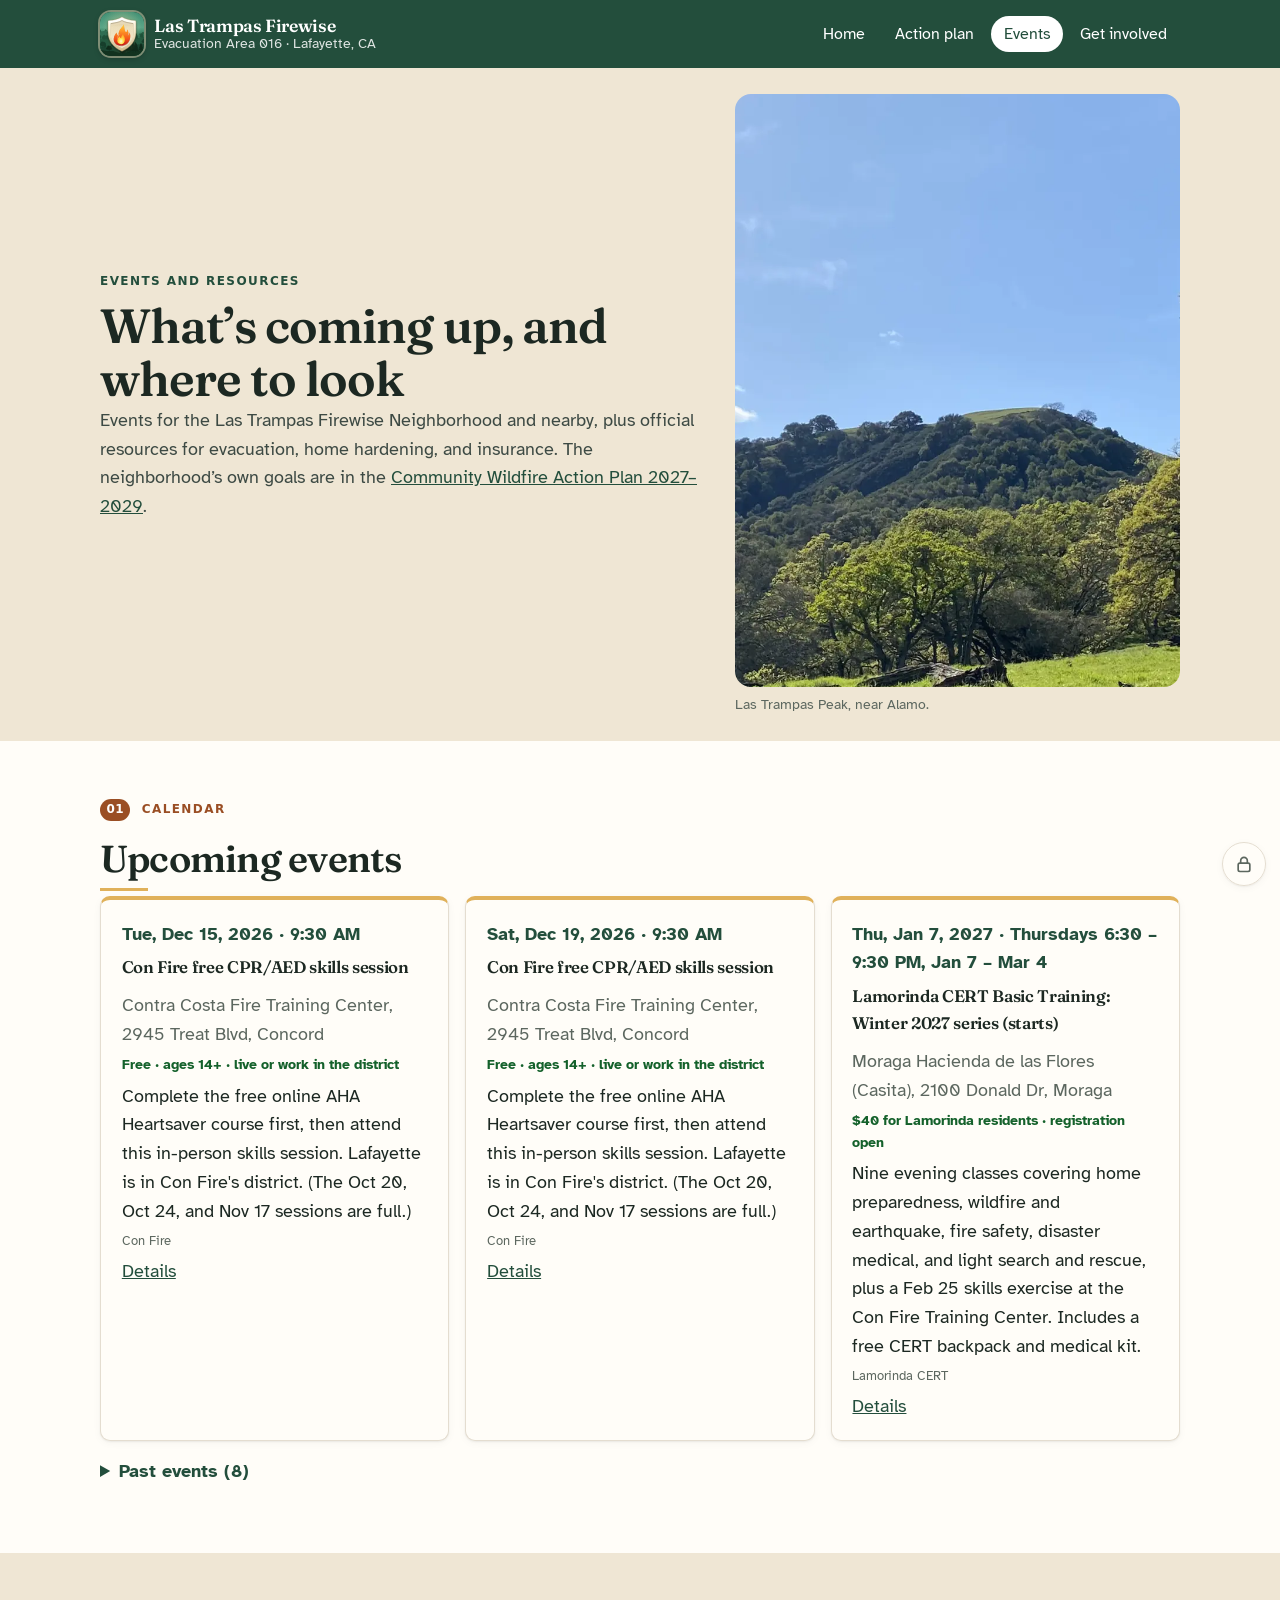
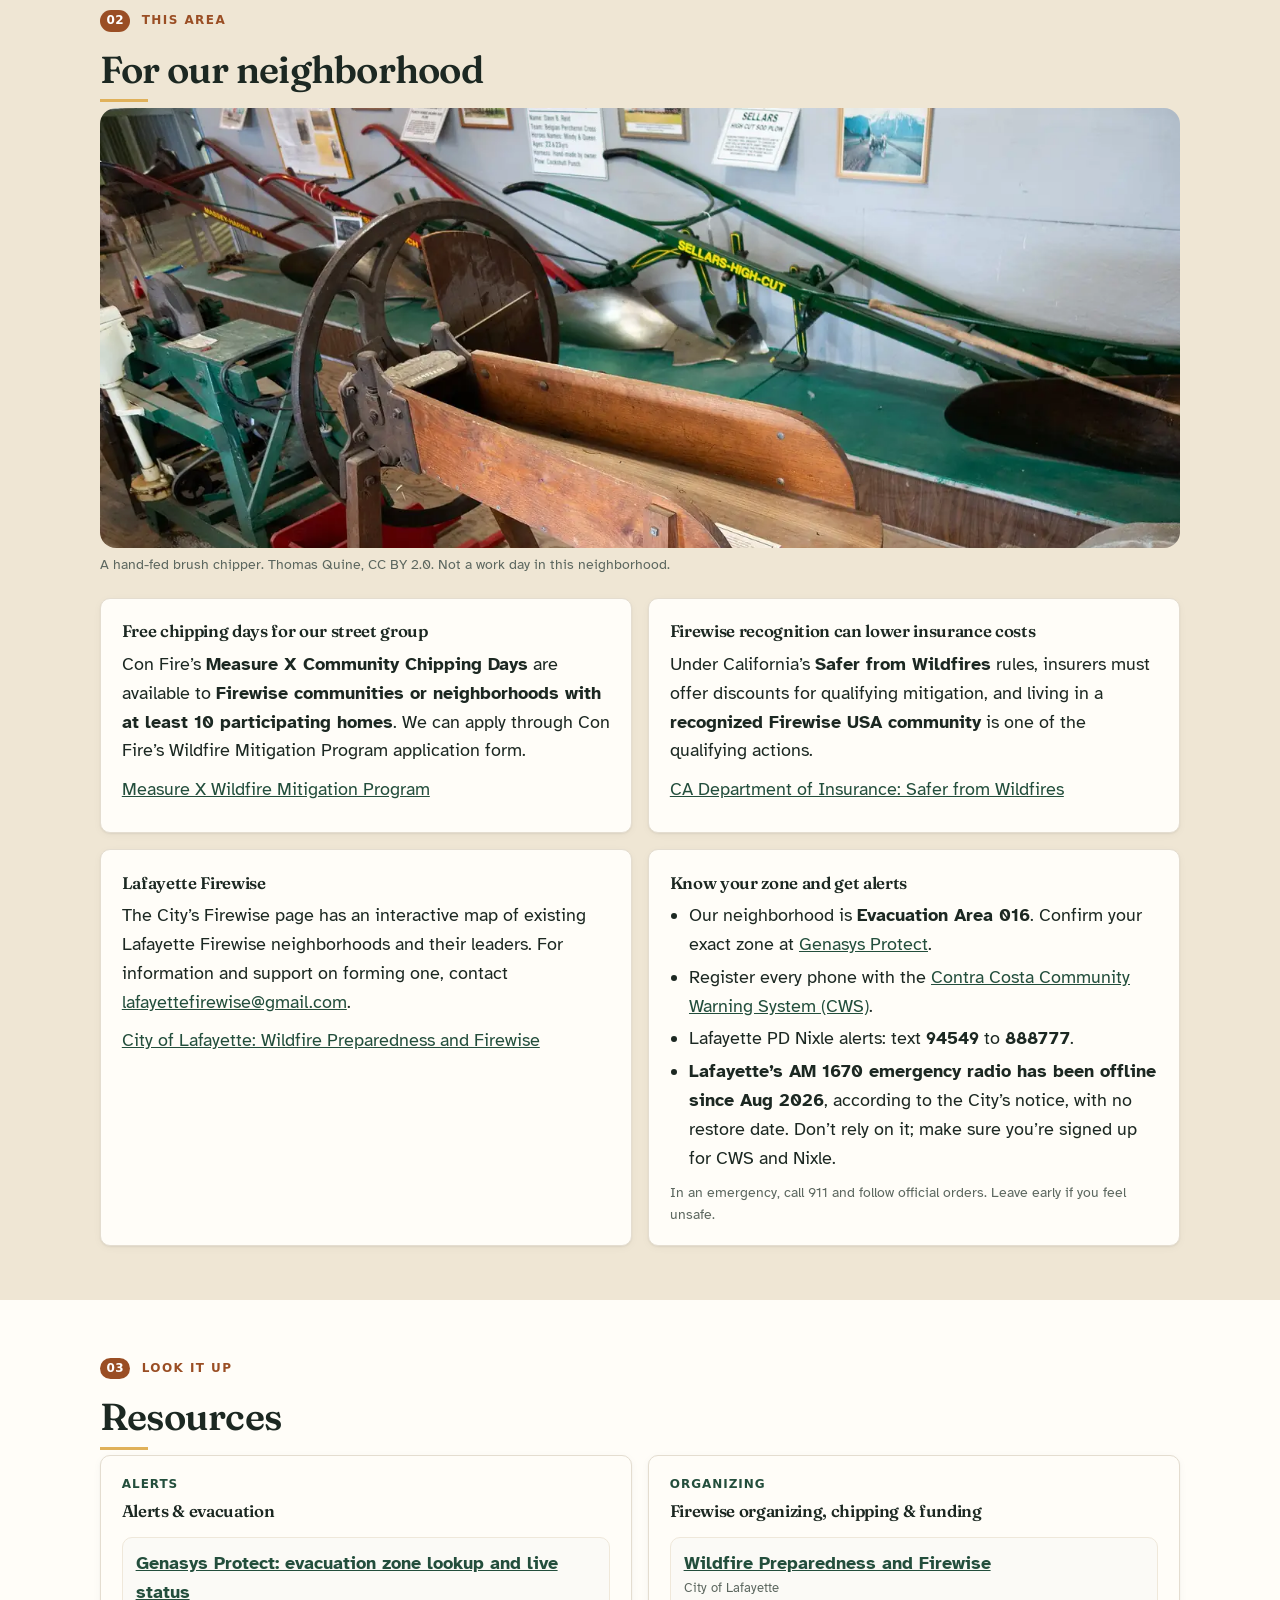
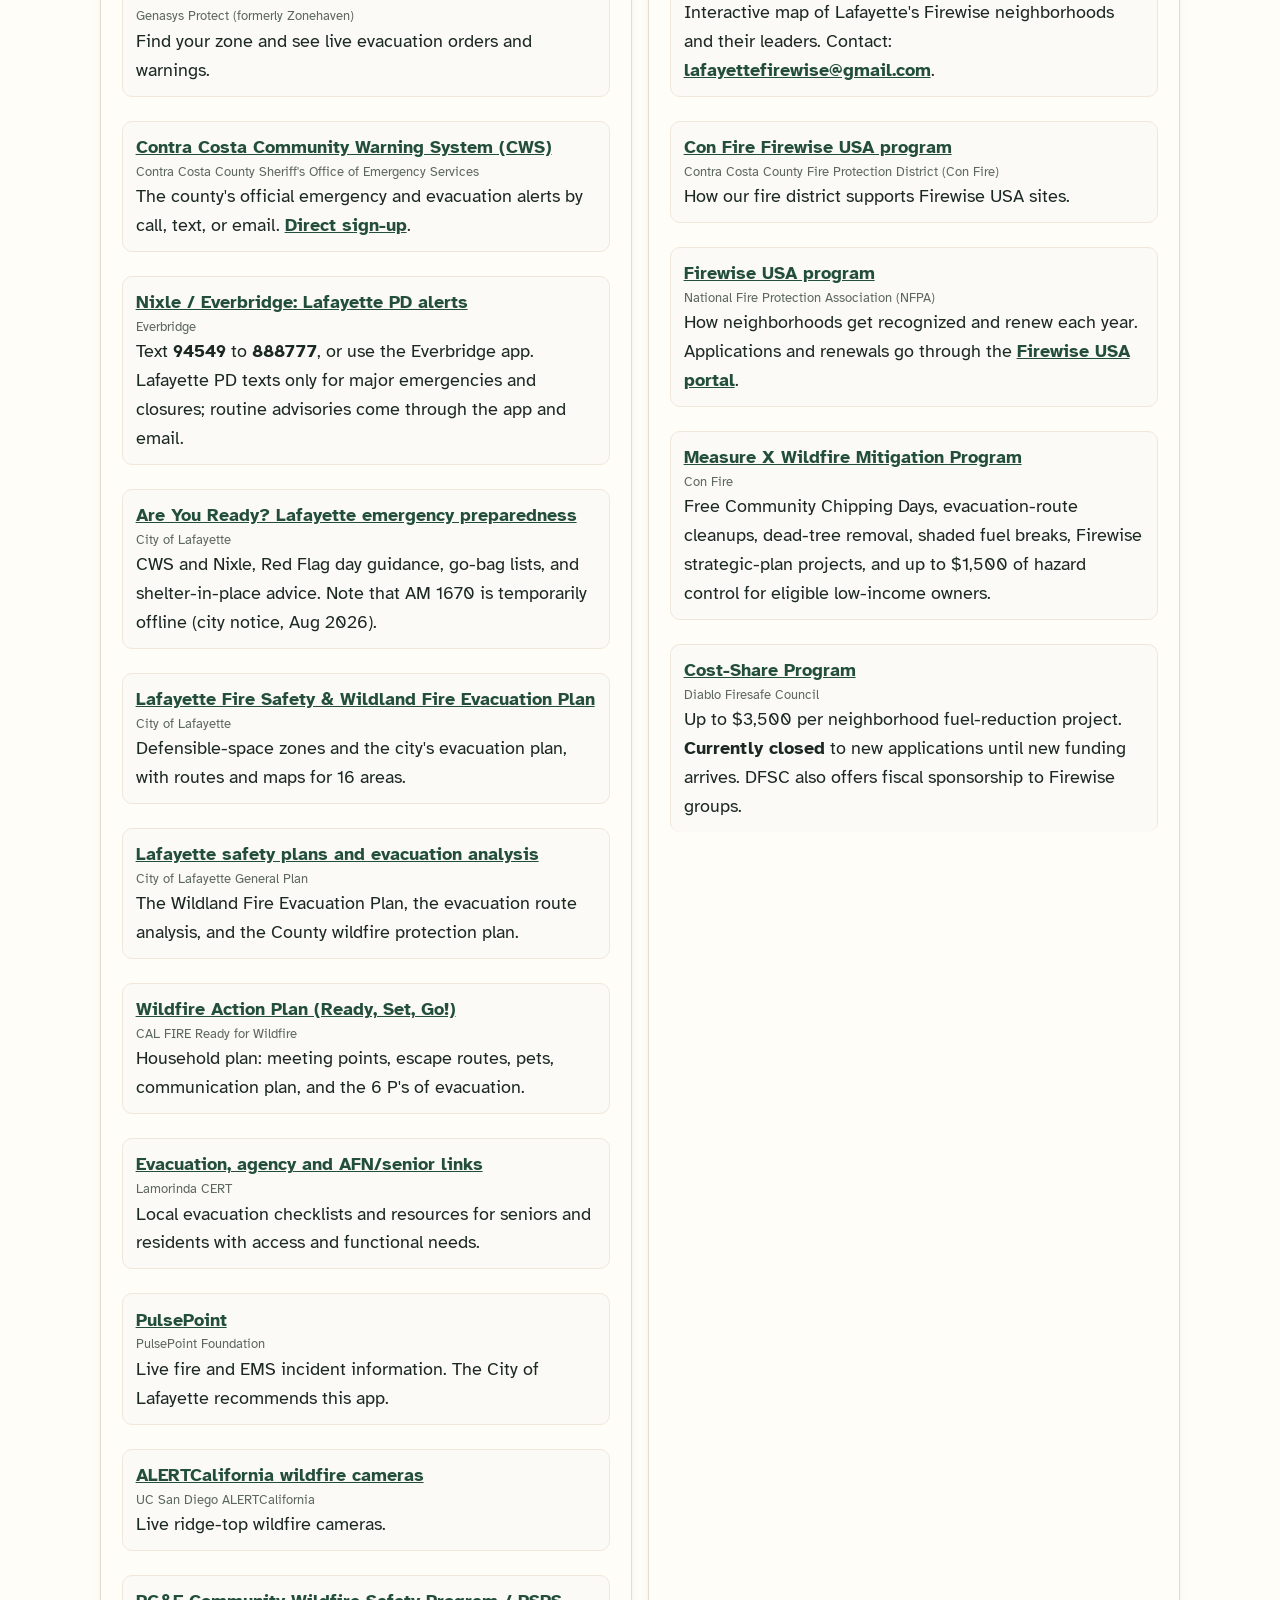
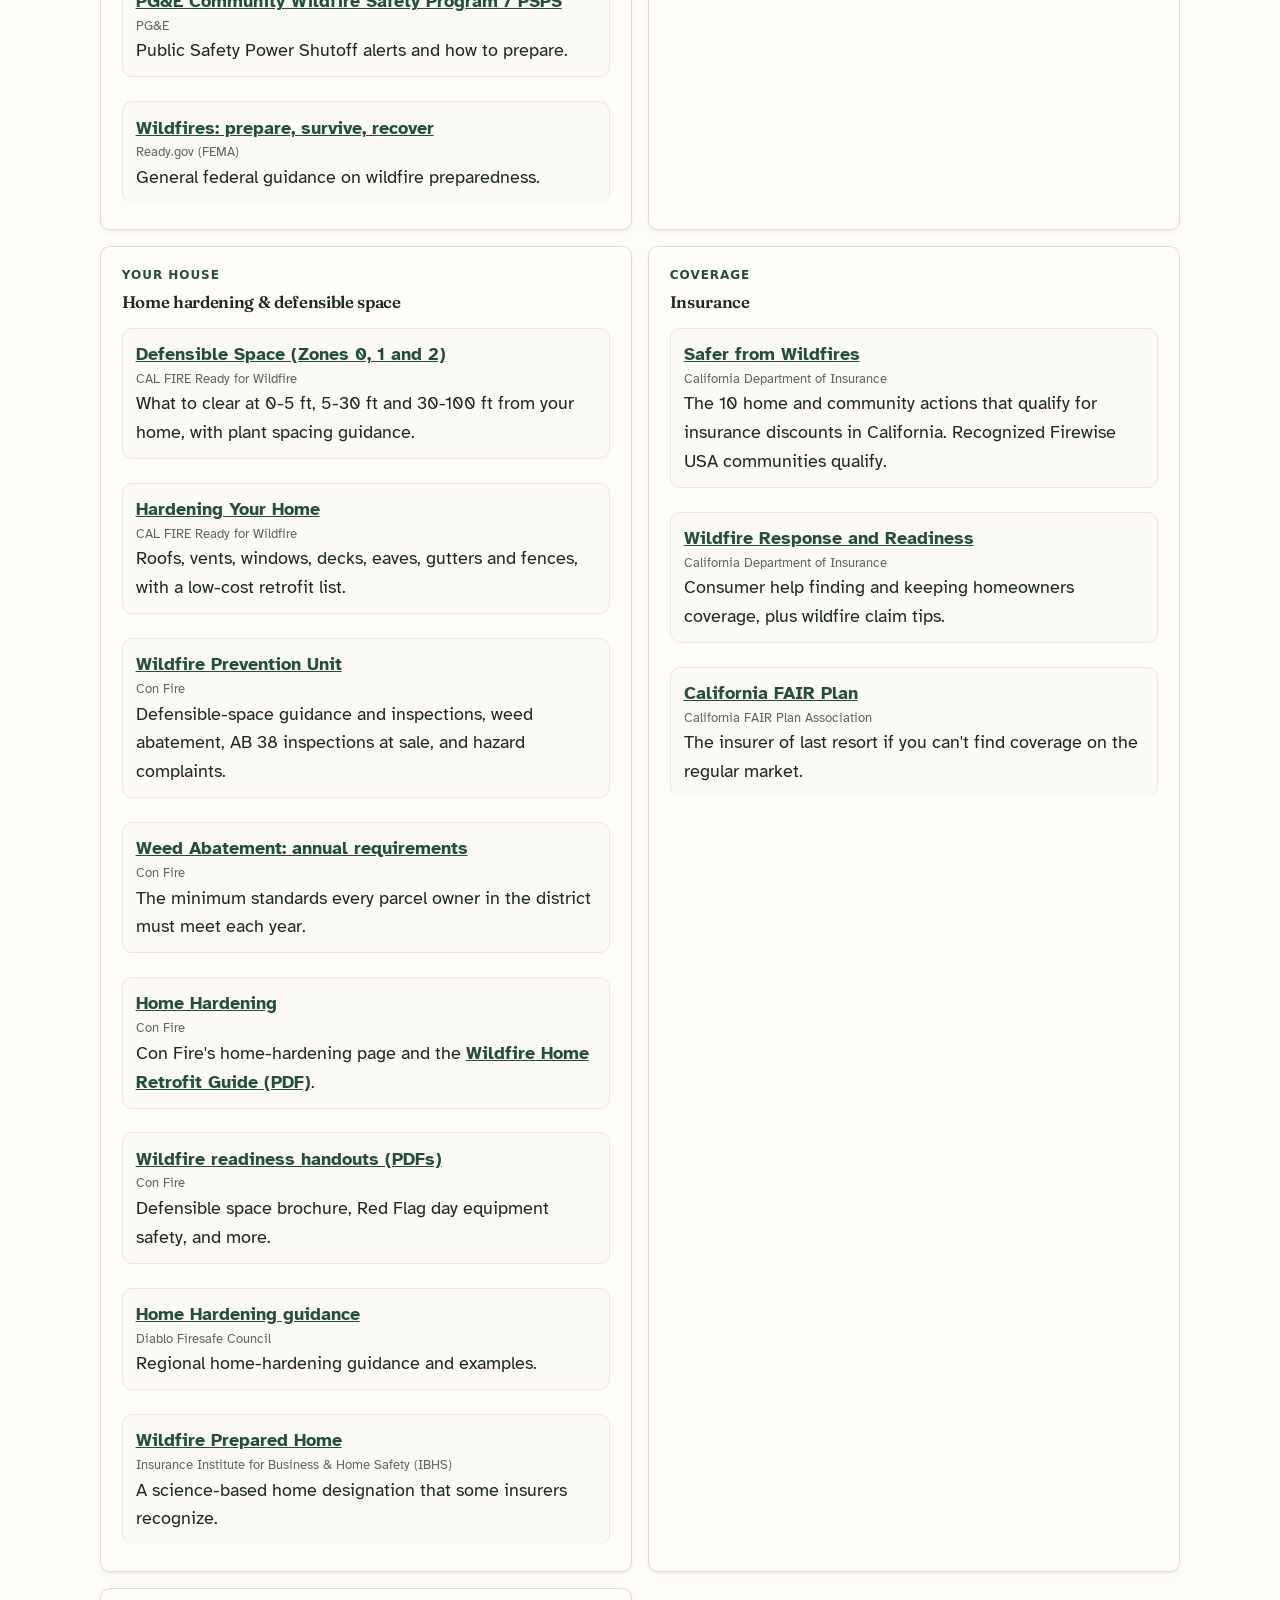
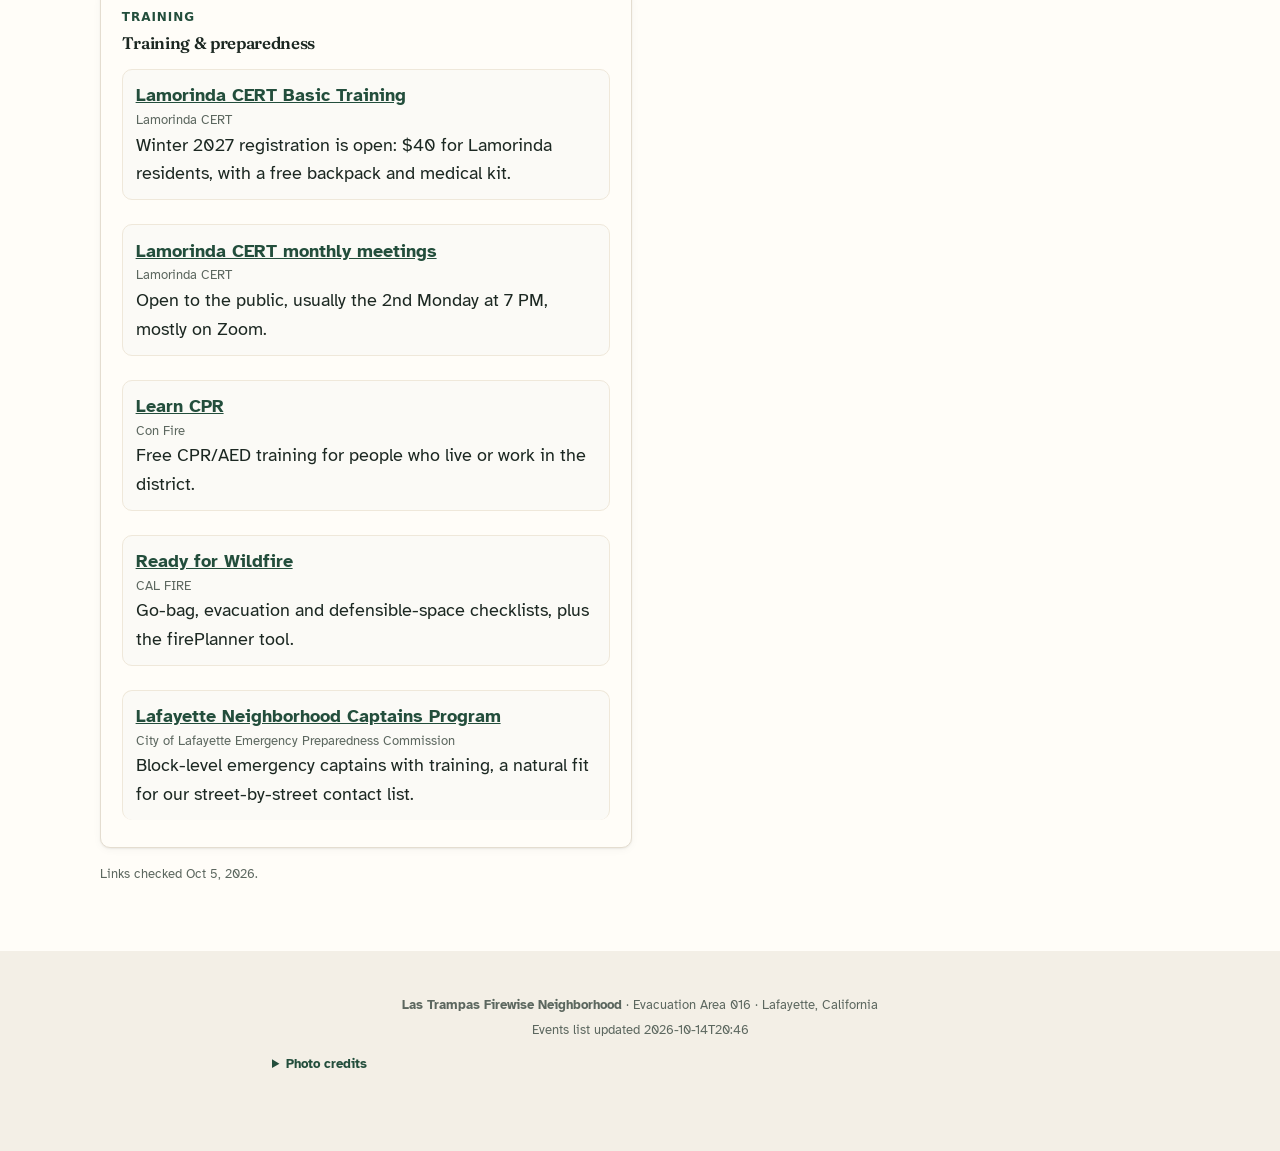
<file: events.html>
<!doctype html>
<html lang="en"><head>
<meta charset="utf-8"><meta name="viewport" content="width=device-width,initial-scale=1">
<meta name="description" content="Upcoming events and wildfire preparedness resources for the Las Trampas Firewise Neighborhood, Evacuation Area 016, Lafayette.">
<title>Events &amp; Resources &middot; Las Trampas Firewise</title>
<link rel="icon" href="assets/icons/favicon.ico" sizes="16x16 32x32 48x48">
<link rel="icon" href="assets/icons/favicon.svg" type="image/svg+xml">
<link rel="apple-touch-icon" sizes="180x180" href="/firewise/assets/icons/apple-touch-icon.png?v=5">
<link rel="manifest" href="site.webmanifest">
<meta name="theme-color" content="#234e3c">
<meta name="apple-mobile-web-app-title" content="LT Firewise">
<link rel="stylesheet" href="assets/style.css">
</head><body class="page-public"><a class="skip" href="#content">Skip to content</a>
<header class="site"><div class="wrap">
  <a class="brand" href="index.html"><img class="brand-logo" src="assets/icons/logo.svg" width="44" height="44" alt=""><span class="brand-text"><strong>Las Trampas Firewise</strong><span>Evacuation Area 016 &middot; Lafayette, CA</span></span></a>
  <nav class="main" aria-label="Main"><ul>
    <li><a href="index.html">Home</a></li>
    <li><a href="action-plan.html">Action plan</a></li>
    <li><a href="events.html" aria-current="page">Events</a></li>
    <li><a href="index.html#involved">Get involved</a></li>
  </ul></nav>
</div></header><main id="content" class="community">
  <section class="page-banner">
    <div class="wrap page-banner-grid">
      <div>
        <p class="eyebrow">Events and resources</p>
        <h1>What&rsquo;s coming up, and where to look</h1>
        <p class="lede">Events for the Las Trampas Firewise Neighborhood and nearby, plus official resources for evacuation, home hardening, and insurance. The neighborhood&rsquo;s own goals are in the <a href="action-plan.html">Community Wildfire Action Plan 2027&ndash;2029</a>.</p>
      </div>
      <figure class="side-photo">
        <img src="assets/photos/trampas-peak.webp" width="758" height="1200" alt="Las Trampas Peak rising above oak savanna and grass, near Alamo, California.">
        <figcaption>Las Trampas Peak, near Alamo.</figcaption>
      </figure>
    </div>
  </section>
  <section class="band band-paper">
  <div class="wrap">
  <div class="section-head">
    <p class="section-kicker"><span class="kicker-num">01</span> Calendar</p>
    <h2 id="events-h">Upcoming events</h2>
  </div>
  <div class="grid cols-3" id="events" aria-labelledby="events-h"></div>
  <details class="past-wrap" id="pastWrap" hidden><summary>Past events (<span id="pastN">0</span>)</summary><div class="grid cols-3" id="past"></div></details>
  </div>
  </section>
  <section class="band band-sand">
  <div class="wrap">
  <div class="section-head">
    <p class="section-kicker"><span class="kicker-num">02</span> This area</p>
    <h2 id="hood-h">For our neighborhood</h2>
  </div>
  <figure class="banner-photo">
    <img src="assets/photos/chipper.webp" width="1400" height="933" alt="A green and yellow brush chipper with its feed hopper open, parked on pavement.">
    <figcaption>A hand-fed brush chipper. Thomas Quine, CC BY 2.0. Not a work day in this neighborhood.</figcaption>
  </figure>
  <div class="grid cols-2" aria-labelledby="hood-h">
    <section class="card hood"><h3>Free chipping days for our street group</h3>
      <p>Con Fire&rsquo;s <strong>Measure X Community Chipping Days</strong> are available to <strong>Firewise communities or neighborhoods with at least 10 participating homes</strong>. We can apply through Con Fire&rsquo;s Wildfire Mitigation Program application form.</p>
      <p><a href="https://www.cccfpd.gov/199/Measure-X-Funded-Wildfire-Programs" target="_blank" rel="noopener noreferrer">Measure X Wildfire Mitigation Program</a></p></section>
    <section class="card hood"><h3>Firewise recognition can lower insurance costs</h3>
      <p>Under California&rsquo;s <strong>Safer from Wildfires</strong> rules, insurers must offer discounts for qualifying mitigation, and living in a <strong>recognized Firewise USA community</strong> is one of the qualifying actions.</p>
      <p><a href="https://www.insurance.ca.gov/01-consumers/200-wrr/Safer-from-Wildfires.cfm" target="_blank" rel="noopener noreferrer">CA Department of Insurance: Safer from Wildfires</a></p></section>
    <section class="card hood"><h3>Lafayette Firewise</h3>
      <p>The City&rsquo;s Firewise page has an interactive map of existing Lafayette Firewise neighborhoods and their leaders. For information and support on forming one, contact <a href="mailto:lafayettefirewise@gmail.com">lafayettefirewise@gmail.com</a>.</p>
      <p><a href="https://www.lovelafayette.org/city-hall/commissions-committees/emergency-preparedness/firewise-and-wildfire-preparedness" target="_blank" rel="noopener noreferrer">City of Lafayette: Wildfire Preparedness and Firewise</a></p></section>
    <section class="card hood"><h3>Know your zone and get alerts</h3>
      <ul class="tight">
        <li>Our neighborhood is <strong>Evacuation Area 016</strong>. Confirm your exact zone at <a href="https://protect.genasys.com/" target="_blank" rel="noopener noreferrer">Genasys Protect</a>.</li>
        <li>Register every phone with the <a href="https://cwsalerts.com/" target="_blank" rel="noopener noreferrer">Contra Costa Community Warning System (CWS)</a>.</li>
        <li>Lafayette PD Nixle alerts: text <strong>94549</strong> to <strong>888777</strong>.</li>
        <li><strong>Lafayette&rsquo;s AM 1670 emergency radio has been offline since Aug 2026</strong>, according to the City&rsquo;s notice, with no restore date. Don&rsquo;t rely on it; make sure you&rsquo;re signed up for CWS and Nixle.</li>
      </ul>
      <p class="muted" style="font-size:.85rem;margin:0">In an emergency, call 911 and follow official orders. Leave early if you feel unsafe.</p></section>
  </div>

  </div>
  </section>
  <section class="band band-paper" id="resources">
  <div class="wrap">
  <div class="section-head">
    <p class="section-kicker"><span class="kicker-num">03</span> Look it up</p>
    <h2>Resources</h2>
  </div>
  <div class="grid cols-2">
    <section class="card" id="alerts" aria-labelledby="res-0"><p class="cat-label">Alerts</p><h3 id="res-0">Alerts & evacuation</h3><ul class="res-list"><li><a href="https://protect.genasys.com/" target="_blank" rel="noopener noreferrer">Genasys Protect: evacuation zone lookup and live status</a><div class="src">Genasys Protect (formerly Zonehaven)</div><div>Find your zone and see live evacuation orders and warnings.</div></li><li><a href="https://cwsalerts.com/" target="_blank" rel="noopener noreferrer">Contra Costa Community Warning System (CWS)</a><div class="src">Contra Costa County Sheriff's Office of Emergency Services</div><div>The county's official emergency and evacuation alerts by call, text, or email. <a href="https://alerts5.athoc.com/SelfService/CCCCWS/Register" target="_blank" rel="noopener noreferrer">Direct sign-up</a>.</div></li><li><a href="https://www.nixle.com/" target="_blank" rel="noopener noreferrer">Nixle / Everbridge: Lafayette PD alerts</a><div class="src">Everbridge</div><div>Text <strong>94549</strong> to <strong>888777</strong>, or use the Everbridge app. Lafayette PD texts only for major emergencies and closures; routine advisories come through the app and email.</div></li><li><a href="https://www.lovelafayette.org/residents/public-safety/are-you-ready" target="_blank" rel="noopener noreferrer">Are You Ready? Lafayette emergency preparedness</a><div class="src">City of Lafayette</div><div>CWS and Nixle, Red Flag day guidance, go-bag lists, and shelter-in-place advice. Note that AM 1670 is temporarily offline (city notice, Aug 2026).</div></li><li><a href="https://www.lovelafayette.org/city-hall/quick-links/hot-topics/fire-safety" target="_blank" rel="noopener noreferrer">Lafayette Fire Safety & Wildland Fire Evacuation Plan</a><div class="src">City of Lafayette</div><div>Defensible-space zones and the city's evacuation plan, with routes and maps for 16 areas.</div></li><li><a href="https://planlafayette.org/safety-element-resources" target="_blank" rel="noopener noreferrer">Lafayette safety plans and evacuation analysis</a><div class="src">City of Lafayette General Plan</div><div>The Wildland Fire Evacuation Plan, the evacuation route analysis, and the County wildfire protection plan.</div></li><li><a href="https://readyforwildfire.org/prepare-for-wildfire/wildfire-action-plan/" target="_blank" rel="noopener noreferrer">Wildfire Action Plan (Ready, Set, Go!)</a><div class="src">CAL FIRE Ready for Wildfire</div><div>Household plan: meeting points, escape routes, pets, communication plan, and the 6 P's of evacuation.</div></li><li><a href="https://lamorindacert.org/resource/evacuate/" target="_blank" rel="noopener noreferrer">Evacuation, agency and AFN/senior links</a><div class="src">Lamorinda CERT</div><div>Local evacuation checklists and resources for seniors and residents with access and functional needs.</div></li><li><a href="https://www.pulsepoint.org/" target="_blank" rel="noopener noreferrer">PulsePoint</a><div class="src">PulsePoint Foundation</div><div>Live fire and EMS incident information. The City of Lafayette recommends this app.</div></li><li><a href="https://www.alertcalifornia.org/" target="_blank" rel="noopener noreferrer">ALERTCalifornia wildfire cameras</a><div class="src">UC San Diego ALERTCalifornia</div><div>Live ridge-top wildfire cameras.</div></li><li><a href="https://www.pge.com/en/outages-and-safety/safety/community-wildfire-safety-program.html" target="_blank" rel="noopener noreferrer">PG&E Community Wildfire Safety Program / PSPS</a><div class="src">PG&E</div><div>Public Safety Power Shutoff alerts and how to prepare.</div></li><li><a href="https://www.ready.gov/wildfires" target="_blank" rel="noopener noreferrer">Wildfires: prepare, survive, recover</a><div class="src">Ready.gov (FEMA)</div><div>General federal guidance on wildfire preparedness.</div></li></ul></section>
    <section class="card" aria-labelledby="res-1"><p class="cat-label">Organizing</p><h3 id="res-1">Firewise organizing, chipping & funding</h3><ul class="res-list"><li><a href="https://www.lovelafayette.org/city-hall/commissions-committees/emergency-preparedness/firewise-and-wildfire-preparedness" target="_blank" rel="noopener noreferrer">Wildfire Preparedness and Firewise</a><div class="src">City of Lafayette</div><div>Interactive map of Lafayette's Firewise neighborhoods and their leaders. Contact: <a href="mailto:lafayettefirewise@gmail.com">lafayettefirewise@gmail.com</a>.</div></li><li><a href="https://www.cccfpd.org/469/Firewise-USA" target="_blank" rel="noopener noreferrer">Con Fire Firewise USA program</a><div class="src">Contra Costa County Fire Protection District (Con Fire)</div><div>How our fire district supports Firewise USA sites.</div></li><li><a href="https://www.nfpa.org/education-and-research/wildfire/firewise-usa" target="_blank" rel="noopener noreferrer">Firewise USA program</a><div class="src">National Fire Protection Association (NFPA)</div><div>How neighborhoods get recognized and renew each year. Applications and renewals go through the <a href="https://portal.firewise.org/" target="_blank" rel="noopener noreferrer">Firewise USA portal</a>.</div></li><li><a href="https://www.cccfpd.gov/199/Measure-X-Funded-Wildfire-Programs" target="_blank" rel="noopener noreferrer">Measure X Wildfire Mitigation Program</a><div class="src">Con Fire</div><div>Free Community Chipping Days, evacuation-route cleanups, dead-tree removal, shaded fuel breaks, Firewise strategic-plan projects, and up to $1,500 of hazard control for eligible low-income owners.</div></li><li><a href="https://diablofiresafe.org/cost-share-program" target="_blank" rel="noopener noreferrer">Cost-Share Program</a><div class="src">Diablo Firesafe Council</div><div>Up to $3,500 per neighborhood fuel-reduction project. <strong>Currently closed</strong> to new applications until new funding arrives. DFSC also offers fiscal sponsorship to Firewise groups.</div></li></ul></section>
    <section class="card" id="hardening" aria-labelledby="res-2"><p class="cat-label">Your house</p><h3 id="res-2">Home hardening & defensible space</h3><span id="defensible"></span><ul class="res-list"><li><a href="https://www.readyforwildfire.org/prepare-for-wildfire/defensible-space/" target="_blank" rel="noopener noreferrer">Defensible Space (Zones 0, 1 and 2)</a><div class="src">CAL FIRE Ready for Wildfire</div><div>What to clear at 0-5 ft, 5-30 ft and 30-100 ft from your home, with plant spacing guidance.</div></li><li><a href="https://www.readyforwildfire.org/prepare-for-wildfire/hardening-your-home/" target="_blank" rel="noopener noreferrer">Hardening Your Home</a><div class="src">CAL FIRE Ready for Wildfire</div><div>Roofs, vents, windows, decks, eaves, gutters and fences, with a low-cost retrofit list.</div></li><li><a href="https://www.cccfpd.org/197/Wildfire-Prevention-Unit" target="_blank" rel="noopener noreferrer">Wildfire Prevention Unit</a><div class="src">Con Fire</div><div>Defensible-space guidance and inspections, weed abatement, AB 38 inspections at sale, and hazard complaints.</div></li><li><a href="https://www.cccfpd.org/200/Weed-Abatement-Annual-Program" target="_blank" rel="noopener noreferrer">Weed Abatement: annual requirements</a><div class="src">Con Fire</div><div>The minimum standards every parcel owner in the district must meet each year.</div></li><li><a href="https://www.cccfpd.org/470/Home-Hardening" target="_blank" rel="noopener noreferrer">Home Hardening</a><div class="src">Con Fire</div><div>Con Fire's home-hardening page and the <a href="https://www.cccfpd.org/DocumentCenter/View/1547/Wildfire-Home-Retrfit-Guide-PDF" target="_blank" rel="noopener noreferrer">Wildfire Home Retrofit Guide (PDF)</a>.</div></li><li><a href="https://www.cccfpd.org/466/Wildfire-Readiness-Safety-PDFs" target="_blank" rel="noopener noreferrer">Wildfire readiness handouts (PDFs)</a><div class="src">Con Fire</div><div>Defensible space brochure, Red Flag day equipment safety, and more.</div></li><li><a href="https://diablofiresafe.org/home-hardening" target="_blank" rel="noopener noreferrer">Home Hardening guidance</a><div class="src">Diablo Firesafe Council</div><div>Regional home-hardening guidance and examples.</div></li><li><a href="https://wildfireprepared.org/" target="_blank" rel="noopener noreferrer">Wildfire Prepared Home</a><div class="src">Insurance Institute for Business & Home Safety (IBHS)</div><div>A science-based home designation that some insurers recognize.</div></li></ul></section>
    <section class="card" aria-labelledby="res-3"><p class="cat-label">Coverage</p><h3 id="res-3">Insurance</h3><ul class="res-list"><li><a href="https://www.insurance.ca.gov/01-consumers/200-wrr/Safer-from-Wildfires.cfm" target="_blank" rel="noopener noreferrer">Safer from Wildfires</a><div class="src">California Department of Insurance</div><div>The 10 home and community actions that qualify for insurance discounts in California. Recognized Firewise USA communities qualify.</div></li><li><a href="https://www.insurance.ca.gov/01-consumers/200-wrr/" target="_blank" rel="noopener noreferrer">Wildfire Response and Readiness</a><div class="src">California Department of Insurance</div><div>Consumer help finding and keeping homeowners coverage, plus wildfire claim tips.</div></li><li><a href="https://www.cfpnet.com/" target="_blank" rel="noopener noreferrer">California FAIR Plan</a><div class="src">California FAIR Plan Association</div><div>The insurer of last resort if you can't find coverage on the regular market.</div></li></ul></section>
    <section class="card" aria-labelledby="res-4"><p class="cat-label">Training</p><h3 id="res-4">Training & preparedness</h3><ul class="res-list"><li><a href="https://lamorindacert.org/training/classes/" target="_blank" rel="noopener noreferrer">Lamorinda CERT Basic Training</a><div class="src">Lamorinda CERT</div><div>Winter 2027 registration is open: $40 for Lamorinda residents, with a free backpack and medical kit.</div></li><li><a href="https://lamorindacert.org/monthly-meetings/" target="_blank" rel="noopener noreferrer">Lamorinda CERT monthly meetings</a><div class="src">Lamorinda CERT</div><div>Open to the public, usually the 2nd Monday at 7 PM, mostly on Zoom.</div></li><li><a href="https://www.cccfpd.org/453/Learn-CPR" target="_blank" rel="noopener noreferrer">Learn CPR</a><div class="src">Con Fire</div><div>Free CPR/AED training for people who live or work in the district.</div></li><li><a href="https://www.readyforwildfire.org/" target="_blank" rel="noopener noreferrer">Ready for Wildfire</a><div class="src">CAL FIRE</div><div>Go-bag, evacuation and defensible-space checklists, plus the firePlanner tool.</div></li><li><a href="https://www.lovelafayette.org/city-hall/city-departments/police/emergency-preparedness" target="_blank" rel="noopener noreferrer">Lafayette Neighborhood Captains Program</a><div class="src">City of Lafayette Emergency Preparedness Commission</div><div>Block-level emergency captains with training, a natural fit for our street-by-street contact list.</div></li></ul></section>
  </div>
  <p class="muted" style="font-size:.8rem;margin-top:1rem">Links checked Oct 5, 2026.</p>
  </div>
  </section>
</main>
<footer class="site"><div class="wrap">
  <p><strong>Las Trampas Firewise Neighborhood</strong> &middot; Evacuation Area 016 &middot; Lafayette, California</p>
  <p class="muted">Events list updated <span data-generated></span></p>
  <details class="img-credits">
    <summary>Photo credits</summary>
    <ul>
      <li>Las Trampas Peak from oak savanna on its slopes, near Alamo, CA. Peter J. Caprio, <a href="https://creativecommons.org/licenses/by-sa/4.0/" target="_blank" rel="noopener noreferrer">CC BY-SA 4.0</a>, via <a href="https://commons.wikimedia.org/wiki/File:Las_Trampas_Peak_from_Oak_Savanna_on_its_slopes.png" target="_blank" rel="noopener noreferrer">Wikimedia Commons</a>. Resized and compressed.</li>
      <li>Hand-fed brush chipper, Chilliwack Heritage Park, British Columbia. Thomas Quine, <a href="https://creativecommons.org/licenses/by/2.0/" target="_blank" rel="noopener noreferrer">CC BY 2.0</a>, via <a href="https://commons.wikimedia.org/wiki/File:Hand-operated_brush_chipper_(49703391337).jpg" target="_blank" rel="noopener noreferrer">Wikimedia Commons</a>. Resized and compressed.</li>
    </ul>
  </details>
</div></footer>
<button type="button" class="corner-lock" id="cornerLock" aria-label="Organizer sign-in" title="Organizer sign-in">
  <svg viewBox="0 0 24 24" width="20" height="20" aria-hidden="true" focusable="false"><rect x="5" y="11" width="14" height="10" rx="2" fill="none" stroke="currentColor" stroke-width="2"/><path d="M8 11V8a4 4 0 0 1 8 0v3" fill="none" stroke="currentColor" stroke-width="2" stroke-linecap="round"/></svg>
</button>
<script src="data/public-data.js"></script>
<script src="assets/firewise.js"></script>
<script>
Firewise.loadPublic().then(({ meta, events, residents_enc }) => {
  Firewise.setGenerated(meta);
  Firewise.mountCornerLock(residents_enc);
  const { upcoming, past } = Firewise.splitEvents(events);
  const grid = document.getElementById("events");
  grid.innerHTML = upcoming.length
    ? upcoming.map(e => Firewise.eventCardHTML(e, false)).join("")
    : '<p class="muted">No upcoming events are listed right now.</p>';
  if (past.length) {
    document.getElementById("pastWrap").hidden = false;
    document.getElementById("pastN").textContent = past.length;
    document.getElementById("past").innerHTML = past.map(e => Firewise.eventCardHTML(e, true)).join("");
  }
});
</script>
</body></html>
</file>
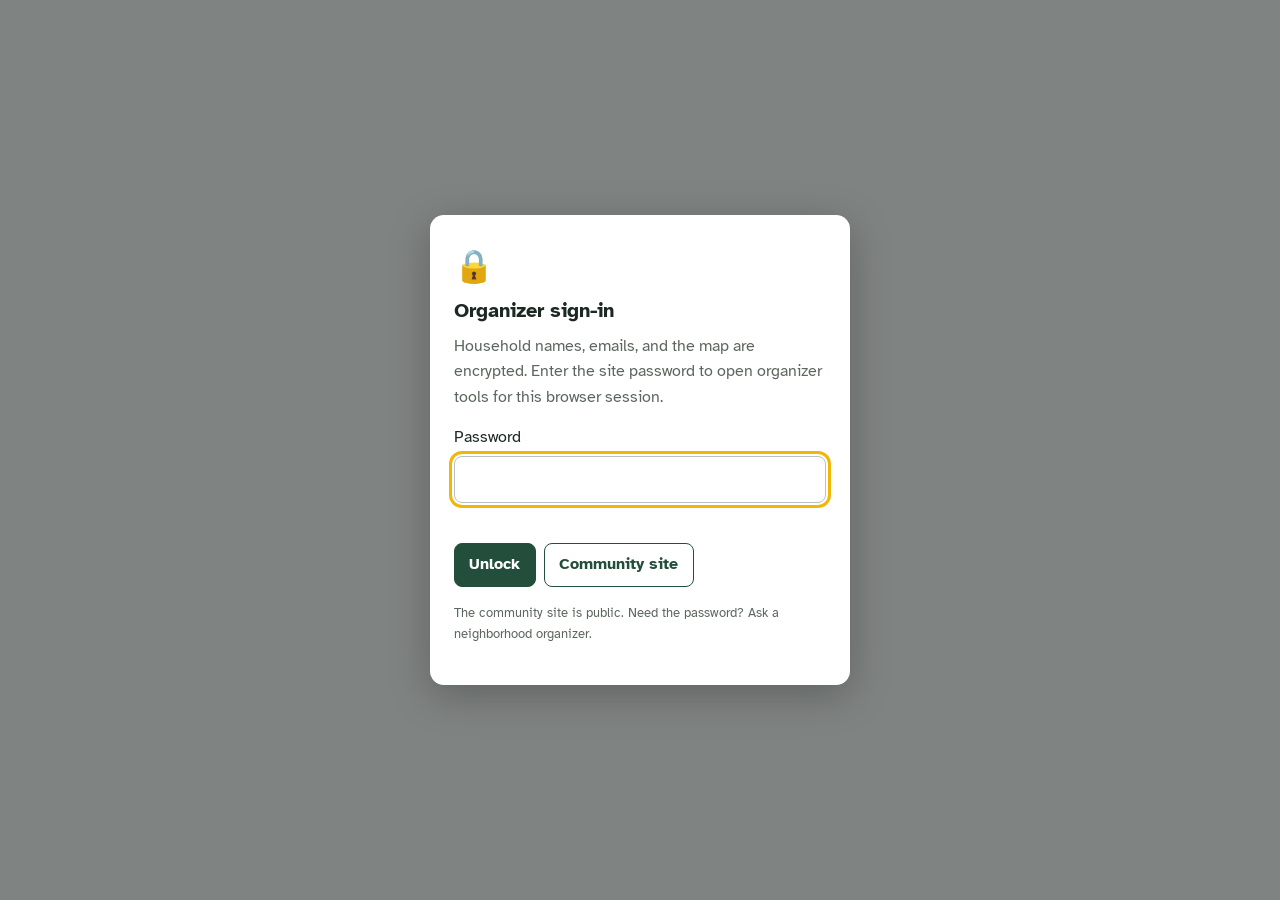
<file: map.html>
<!doctype html>
<html lang="en"><head>
<meta charset="utf-8"><meta name="viewport" content="width=device-width,initial-scale=1">
<meta name="robots" content="noindex,nofollow">
<title>Map &middot; Las Trampas Firewise</title>
<link rel="icon" href="assets/icons/favicon.ico" sizes="16x16 32x32 48x48">
<link rel="icon" href="assets/icons/favicon.svg" type="image/svg+xml">
<link rel="apple-touch-icon" sizes="180x180" href="/firewise/assets/icons/apple-touch-icon.png?v=5">
<link rel="manifest" href="site.webmanifest">
<meta name="theme-color" content="#234e3c">
<meta name="apple-mobile-web-app-title" content="LT Firewise">
<link rel="stylesheet" href="assets/style.css">
<link rel="stylesheet" href="assets/vendor/leaflet/leaflet.css">
</head><body class="organizer-page"><a class="skip" href="#content">Skip to content</a>
<header class="site"><div class="wrap">
  <a class="brand" href="index.html"><img class="brand-logo" src="assets/icons/logo.svg" width="44" height="44" alt=""><span class="brand-text"><strong>Las Trampas Firewise</strong><span>Evacuation Area 016 &middot; Organizer map</span></span></a>
  <nav class="main" aria-label="Main"><ul><li><a href="index.html">Dashboard</a></li><li><a href="map.html" aria-current="page">Map</a></li><li><a href="roster.html">Roster</a></li></ul></nav>
</div></header>
<p class="organizer-wait">Organizer tools are locked. <a href="index.html">Back to the community site</a>.</p>
<div class="private-banner" role="note">Private: contains neighbors&rsquo; contact info. Do not post publicly or share the link outside the organizing team.</div>
<main id="content" class="full">
  <div class="map-layout" id="layout">
    <aside class="map-side" aria-label="Map filters and summary">
      <h1>Neighborhood map</h1>
      <div class="summary" id="summary" aria-live="polite"></div>
      <div class="field">
        <label for="q">Search address or name</label>
        <input type="search" id="q" placeholder="Address, name or email" autocomplete="off">
      </div>
      <div class="field">
        <label for="street">Street</label>
        <select id="street"><option value="">All streets</option></select>
      </div>
      <fieldset id="colorFs"><legend>Color by</legend>
        <label><input type="radio" name="colorby" value="email" checked> Email</label>
        <label><input type="radio" name="colorby" value="status"> Status</label>
      </fieldset>
      <fieldset id="statusFs"><legend>Status</legend></fieldset>
      <fieldset><legend>Pins</legend>
        <label><input type="checkbox" id="approxOnly"> Only approximate / flagged pins</label>
        <label><input type="checkbox" id="noEmailOnly"> Only homes with no email</label>
        <label><input type="checkbox" id="noInfoOnly"> Only homes with no info at all</label>
      </fieldset>
      <button class="btn secondary" id="reset" type="button">Reset filters</button>
      <p class="muted" style="font-size:.85rem;margin-top:1rem"><strong>No info at all</strong> (hollow, red ring) = no owner or resident name, email, phone, sign-up, attendance, contact or notes yet. Pins with a dashed ring are approximate (house number not found; placed near the street). Status rule: signed up &rarr; else attended a past event &rarr; else marked &ldquo;no&rdquo; &rarr; else unknown.</p>
    </aside>
    <div id="map" role="region" aria-label="Map of homes in Evacuation Area 016"></div>
  </div>
</main>
<script src="assets/vendor/leaflet/leaflet.js"></script>
<script src="data/public-data.js"></script>
<script src="assets/firewise.js"></script>
<script>
const S = Firewise.STATUS, esc = Firewise.esc;
let map;
const E = Firewise.EMAIL_COLORS, NI = Firewise.NOINFO;
let colorBy = localStorage.getItem("fw-colorby") || "email";
document.querySelector(`input[name=colorby][value=${colorBy}]`).checked = true;
function initMap() {
  map = L.map("map", { scrollWheelZoom: true, zoomSnap: 0.25 });
  L.tileLayer("https://{s}.tile.openstreetmap.org/{z}/{x}/{y}.png", {
    maxZoom: 19, attribution: '&copy; <a href="https://www.openstreetmap.org/copyright">OpenStreetMap</a> contributors'
  }).addTo(map);
  const legend = L.control({ position: "bottomright" });
  legend.onAdd = () => { const d = L.DomUtil.create("div", "legend-box"); d.id = "legend"; return d; };
  legend.addTo(map);
}
function styleFor(r) {
  const approx = r.approximate;
  if (r._noinfo) return { radius: 8, weight: 2.5, color: NI.stroke, dashArray: approx ? "3 3" : null, fillColor: NI.color, fillOpacity: 0.95 };
  if (colorBy === "email") {
    const has = r.emails.length > 0;
    return { radius: 8, weight: approx ? 2.5 : 1.5, color: has ? (approx ? "#ffffff" : "#0b4f49") : "#6b7780",
             dashArray: approx ? "3 3" : null, fillColor: has ? E.has.color : E.none.color, fillOpacity: has ? 0.95 : 0.55 };
  }
  return { radius: 8, weight: approx ? 3 : 1.5, color: approx ? "#ffffff" : "#1f2a2e", dashArray: approx ? "3 3" : null,
           fillColor: S[r._status].color, fillOpacity: 0.9 };
}
function renderLegend(c) {
  const item = (cls, label, n) => `<div><span class="dot ${cls}" aria-hidden="true"></span> ${label}${n == null ? "" : ` <span class="muted">(${n})</span>`}</div>`;
  let h = `<strong>Color: ${colorBy === "email" ? "Email" : "Status"}</strong>`;
  if (colorBy === "email") {
    h += item("email-has", E.has.label, c.withEmail) + item("email-none", "No email (some info known)", c.total - c.withEmail - c.noInfo);
  } else {
    h += Object.entries(S).map(([k, v]) => item(k, v.label + (k === "unknown" ? " (some info)" : ""), k === "unknown" ? c.unknown - c.noInfoUnknown : c[k])).join("");
  }
  h += item("noinfo", NI.label, c.noInfo) + item("approx", "Approximate location", null);
  document.getElementById("legend").innerHTML = h;
}

Firewise.load().then(async ({ meta, residents }) => {
  document.body.classList.add("unlocked");
  await new Promise(r => requestAnimationFrame(() => requestAnimationFrame(r)));
  initMap();
  Firewise.setGenerated(meta);
  const T = residents.length;   // actual homes in the dataset (the printed sheet had meta.sheet_total entries)
  const streets = [...new Set(residents.map(r => r.street))].sort();
  const sel = document.getElementById("street");
  streets.forEach(s => sel.insertAdjacentHTML("beforeend", `<option>${esc(s)}</option>`));
  const fs = document.getElementById("statusFs");
  Object.entries(S).forEach(([k, v]) => fs.insertAdjacentHTML("beforeend",
    `<label><input type="checkbox" name="st" value="${k}" checked> <span class="dot ${k}" aria-hidden="true"></span> ${v.label} <span class="muted" id="n-${k}"></span></label>`));

  const markers = residents.filter(r => r.lat != null).map(r => {
    const m = L.circleMarker([r.lat, r.lng], styleFor(r));
    const names = r.owner_or_resident_names.map(esc).join(", ");
    const emails = Firewise.emailLinks(r);
    const st = r.address_status || "as printed";
    const addrInfo = st.startsWith("corrected") && r.printed_address && r.printed_address !== r.address
      ? `<div class="owner-label">Printed on sheet: ${esc(r.printed_address)} &middot; ${esc(st)}${r.address_correction_confidence ? " (" + esc(r.address_correction_confidence) + " confidence)" : ""}</div>`
      : st.startsWith("not found") ? '<div class="owner-label warn-text">Address not found in county records, needs confirmation</div>'
      : st.startsWith("added") ? '<div class="owner-label">Added from county records (not on the printed sheet)</div>' : "";
    m.bindPopup(`<div class="popup"><div class="popup-addr">${esc(r.address)}</div>${addrInfo}
      <span class="pill ${r._status}">${S[r._status].label}</span>${r._noinfo ? ' <span class="pill noinfo">No info at all</span>' : ""}
      <dl><dt>Names</dt><dd>${names}${r.is_owner_of_record ? `<div class="owner-label">Owner of record (county deed index), may not be the current resident</div>` : ""}</dd>
      ${r.owner_name_confidence ? `<dt>Name confidence</dt><dd><span class="pill conf-${esc(r.owner_name_confidence)}">${esc(r.owner_name_confidence)}</span>${r.owner_as_of_date ? ` <small class="muted">deed recorded ${esc(r.owner_as_of_date)}</small>` : ""}</dd>` : ""}
      ${r.owner_of_record ? `<dt>On deed</dt><dd><small>${esc(r.owner_of_record)}</small></dd>` : ""}<dt>Email</dt><dd>${emails}</dd>
      <dt>Phone</dt><dd>${esc(r.phone)}</dd>
      <dt>Signed up</dt><dd>${r.signed_up === "unknown" ? "" : esc(r.signed_up)}</dd>
      <dt>Events</dt><dd>${r.events_attended.map(esc).join("; ")}</dd>
      <dt>Last contact</dt><dd>${esc(r.last_contact)}</dd>
      <dt>Notes</dt><dd>${esc(r.notes)}</dd></dl>
      ${r.flags ? `<p style="margin:.5rem 0 0"><span class="pill flag">Flag</span> <small>${esc(r.flags)}</small></p>` : ""}
      ${r.approximate ? '<p style="margin:.3rem 0 0"><small class="muted">Approximate pin (street-level).</small></p>' : ""}</div>`);
    m.bindTooltip(r.address);
    m._r = r; return m;
  });
  const layer = L.featureGroup(markers).addTo(map);
  window._fwMarkers = markers;  // handy for debugging / screenshots
  map.invalidateSize();
  map.fitBounds(layer.getBounds(), { padding: [30, 30] });

  function apply() {
    const q = document.getElementById("q").value.trim().toLowerCase();
    const st = new Set([...document.querySelectorAll('input[name=st]:checked')].map(i => i.value));
    const street = sel.value, approxOnly = document.getElementById("approxOnly").checked;
    const noEmailOnly = document.getElementById("noEmailOnly").checked, noInfoOnly = document.getElementById("noInfoOnly").checked;
    let shown = [];
    markers.forEach(m => {
      const r = m._r;
      const hay = (r.address + " " + r.owner_or_resident_names.join(" ") + " " + r.owner_of_record + " " + r.emails.join(" ")).toLowerCase();
      const ok = st.has(r._status) && (!street || r.street === street) && (!q || hay.includes(q)) && (!approxOnly || r.approximate || r.flags)
        && (!noEmailOnly || !r.emails.length) && (!noInfoOnly || r._noinfo);
      if (ok) { layer.addLayer(m); shown.push(r); } else layer.removeLayer(m);
    });
    const scope = residents.filter(r => (!street || r.street === street));
    const c = Firewise.counts(scope);
    c.noInfoUnknown = scope.filter(r => r._noinfo && r._status === "unknown").length;
    Object.keys(S).forEach(k => document.getElementById("n-" + k).textContent = `(${c[k]})`);
    const N = street ? c.total : T, where = street ? ` on ${esc(street)}` : "";
    const emailLine = `<div><span class="big">${c.withEmail}</span> of ${N} homes${where} have an email &middot; ${N - c.withEmail} missing</div>`;
    const signLine = `<div><span class="big">${c.signedYes}</span> of ${N} homes${where} signed up</div>`;
    document.getElementById("summary").innerHTML = (colorBy === "email" ? emailLine + `<div>${c.signedYes} signed up</div>` : signLine + `<div>${c.withEmail} with email &middot; ${N - c.withEmail} missing</div>`) +
      `<div>${c.anyAttended} attended a past event &middot; ${c.withName} with a name</div>
       <div><span class="dot noinfo" aria-hidden="true"></span> ${c.noInfo} with no info at all</div>
       <div class="muted">Showing ${shown.length} of ${residents.length} pins${meta.sheet_total ? ` &middot; <small>from the sheet: ${meta.sheet_total}</small>` : ""}</div>`;
    renderLegend(c);
  }
  ["q", "street", "approxOnly", "noEmailOnly", "noInfoOnly"].forEach(id => document.getElementById(id).addEventListener("input", apply));
  document.getElementById("colorFs").addEventListener("change", e => {
    colorBy = e.target.value; localStorage.setItem("fw-colorby", colorBy);
    markers.forEach(m => m.setStyle(styleFor(m._r))); apply(); });
  fs.addEventListener("change", apply);
  sel.addEventListener("change", () => { apply(); const b = layer.getBounds(); if (b.isValid()) map.fitBounds(b, { padding: [40, 40], maxZoom: 17 }); });
  document.getElementById("reset").onclick = () => { document.getElementById("q").value = ""; sel.value = "";
    document.getElementById("approxOnly").checked = false; document.getElementById("noEmailOnly").checked = false;
    document.getElementById("noInfoOnly").checked = false; document.querySelectorAll('input[name=st]').forEach(i => i.checked = true);
    apply(); map.fitBounds(layer.getBounds(), { padding: [30, 30] }); };
  apply();
}).catch(e => {
  if (e && e.message === "locked") return;
  document.body.classList.add("unlocked");
  const s = document.getElementById("summary");
  if (s) s.textContent = e.message;
});
</script>
</body></html>
</file>
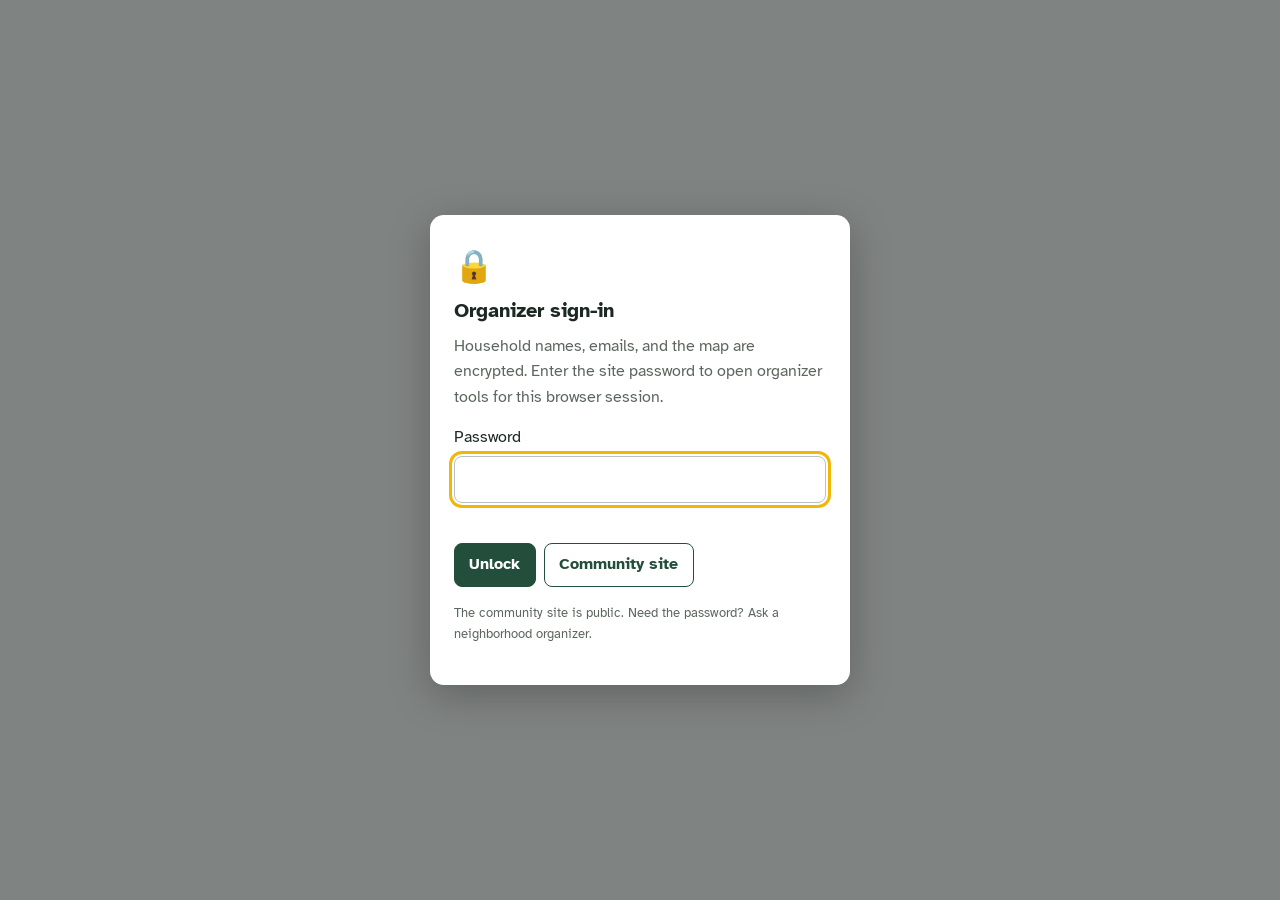
<file: roster.html>
<!doctype html>
<html lang="en"><head>
<meta charset="utf-8"><meta name="viewport" content="width=device-width,initial-scale=1">
<meta name="robots" content="noindex,nofollow">
<title>Roster &middot; Las Trampas Firewise</title>
<link rel="icon" href="assets/icons/favicon.ico" sizes="16x16 32x32 48x48">
<link rel="icon" href="assets/icons/favicon.svg" type="image/svg+xml">
<link rel="apple-touch-icon" sizes="180x180" href="/firewise/assets/icons/apple-touch-icon.png?v=5">
<link rel="manifest" href="site.webmanifest">
<meta name="theme-color" content="#234e3c">
<meta name="apple-mobile-web-app-title" content="LT Firewise">
<link rel="stylesheet" href="assets/style.css">
</head><body class="organizer-page"><a class="skip" href="#content">Skip to content</a>
<header class="site"><div class="wrap">
  <a class="brand" href="index.html"><img class="brand-logo" src="assets/icons/logo.svg" width="44" height="44" alt=""><span class="brand-text"><strong>Las Trampas Firewise</strong><span>Evacuation Area 016 &middot; Organizer roster</span></span></a>
  <nav class="main" aria-label="Main"><ul><li><a href="index.html">Dashboard</a></li><li><a href="map.html">Map</a></li><li><a href="roster.html" aria-current="page">Roster</a></li></ul></nav>
</div></header>
<p class="organizer-wait">Organizer tools are locked. <a href="index.html">Back to the community site</a>.</p>
<div class="private-banner" role="note">Private: contains neighbors&rsquo; contact info. Do not post publicly or share the link outside the organizing team.</div>
<main id="content">
  <h1>Roster</h1>
  <p class="lede">One row per home. Click a column heading to sort. Filters combine. &ldquo;Copy emails&rdquo; and &ldquo;Export CSV&rdquo; use only the rows currently shown.</p>
  <p class="muted" style="font-size:.9rem;margin-top:-.5rem">Names marked <em>Owner of record</em> come from the Contra Costa County deed index. They show who holds title (often a trust), which may not be who lives there now. Confidence reflects how cleanly the deed record matched the address.</p>
  <div class="card">
    <div class="controls" role="search">
      <div class="field"><label for="q">Search</label><input type="search" id="q" placeholder="Name, email, address, notes" autocomplete="off" style="min-width:16rem"></div>
      <div class="field"><label for="street">Street</label><select id="street"><option value="">All streets</option></select></div>
      <div class="field"><label for="status">Status</label><select id="status"><option value="">Any status</option></select></div>
      <label class="check"><input type="checkbox" id="notSigned"> Not signed up</label>
      <label class="check"><input type="checkbox" id="neverAttended"> Never attended</label>
      <label class="check"><input type="checkbox" id="hasEmail"> Has email</label>
      <label class="check"><input type="checkbox" id="noEmail"> No email</label>
      <label class="check"><input type="checkbox" id="noInfo"> No info at all</label>
      <label class="check"><input type="checkbox" id="noName"> No name yet</label>
      <div class="field"><label for="conf">Name confidence</label><select id="conf"><option value="">Any</option><option value="high">High</option><option value="medium">Medium</option><option value="low">Low</option></select></div>
      <label class="check"><input type="checkbox" id="flagged"> Flagged only</label>
      <button class="btn secondary" type="button" id="reset">Reset</button>
    </div>
  </div>
  <p class="muted" id="totals" style="font-size:.85rem;margin:.25rem 0 0"></p>
  <div class="toolbar">
    <button class="btn" type="button" id="copy">Copy emails</button>
    <button class="btn secondary" type="button" id="csv">Export CSV</button>
    <span id="count" class="muted" aria-live="polite"></span>
  </div>
  <div class="table-wrap">
    <table id="tbl">
      <caption class="sr-only">Residents roster, sortable by column</caption>
      <thead><tr></tr></thead>
      <tbody></tbody>
    </table>
  </div>
  <p class="muted" style="font-size:.85rem">Blank cells mean the information hasn&rsquo;t been collected yet. &ldquo;Not signed up&rdquo; includes homes marked <em>no</em> and blank. Paste copied emails into the <strong>BCC</strong> field so neighbors don&rsquo;t see each other&rsquo;s addresses. Hover an email to see how it was matched to the home.</p>
  <details class="card" id="corrBox" hidden>
    <summary>Address corrections (<span id="corrN">0</span>): typos fixed, duplicates removed, homes added, and addresses still unconfirmed</summary>
    <p class="muted" style="font-size:.85rem">Checked against Contra Costa County parcel (assessor) records and the county address-point locator. The printed sheet address is kept on every row.</p>
    <div class="table-wrap"><table><thead><tr><th>Printed on sheet</th><th>Action</th><th>Now</th><th>Confidence</th><th>Evidence</th></tr></thead><tbody id="corrBody"></tbody></table></div>
  </details>
  <details class="card" id="unplacedBox" hidden>
    <summary>Unplaced contacts (<span id="unplacedN">0</span>): emails we have but can&rsquo;t yet tie to a home</summary>
    <p class="muted" style="font-size:.85rem">Not included in Copy emails or Export CSV. Add one to a home only once you know where they live.</p>
    <div class="table-wrap"><table><thead><tr><th>Email</th><th>Name(s)</th><th>Why unplaced</th><th>Street hint</th><th>Clue</th></tr></thead><tbody id="unplacedBody"></tbody></table></div>
  </details>
</main><footer class="site">Las Trampas Firewise Neighborhood &middot; private organizer tool &middot; data updated <span data-generated></span></footer><script src="data/public-data.js"></script>
<script src="assets/firewise.js"></script>
<script>
const S = Firewise.STATUS, esc = Firewise.esc;
const COLS = [
  { k: "names", t: "Name(s)", v: r => r.owner_or_resident_names.join("; ") },
  { k: "conf", t: "Name confidence", v: r => r.owner_or_resident_names.length ? (r.owner_name_confidence || (r.is_owner_of_record ? "" : "confirmed")) : "",
    sort: r => ({ confirmed: "0", high: "1", medium: "2", low: "3" }[r.owner_name_confidence || (r.owner_or_resident_names.length && !r.is_owner_of_record ? "confirmed" : "")] || "") },
  { k: "hasemail", t: "Has email", v: r => r.emails.length ? "yes" : "", sort: r => r.emails.length ? "0" : "" },
  { k: "email", t: "Email", v: r => r.emails.join("; ") },
  { k: "address", t: "Address", v: r => r.address, sort: r => r.street + " " + String(r.number).padStart(6, "0") },
  { k: "street", t: "Street", v: r => r.street, sort: r => r.street + " " + String(r.number).padStart(6, "0") },
  { k: "signed", t: "Signed up", v: r => r.signed_up === "unknown" ? "" : r.signed_up },
  { k: "events", t: "Events attended", v: r => r.events_attended.join("; "), sort: r => String(r.events_attended.length).padStart(3, "0") },
  { k: "last", t: "Last contact", v: r => r.last_contact },
  { k: "status", t: "Status", v: r => S[r._status].label },
];
const OWNER_LABEL = "Owner of record (county deed index), may not be the current resident";
let sortKey = "address", sortDir = 1, rows = [], view = [];
const params = new URLSearchParams(location.search);
const thead = document.querySelector("#tbl thead tr"), tbody = document.querySelector("#tbl tbody");
COLS.forEach(c => thead.insertAdjacentHTML("beforeend",
  `<th scope="col" data-k="${c.k}" aria-sort="none"><button type="button">${c.t}<span class="arrow" aria-hidden="true"></span></button></th>`));
thead.querySelectorAll("th").forEach(th => th.querySelector("button").onclick = () => {
  const k = th.dataset.k; sortDir = (sortKey === k) ? -sortDir : 1; sortKey = k; render(); });

function cell(r, c) {
  const v = c.v(r);
  if (c.k === "email") return Firewise.emailLinks(r);
  if (c.k === "status") return `<span class="pill ${r._status}">${esc(v)}</span>`;
  if (c.k === "names") return esc(v) + (r.is_owner_of_record ? `<div class="owner-label" title="${esc(r.owner_of_record)}${r.owner_as_of_date ? " \u00b7 deed recorded " + esc(r.owner_as_of_date) : ""}">${esc(OWNER_LABEL)}</div>` : "");
  if (c.k === "hasemail") return v ? '<span class="pill email-has" title="has an email">&#10003; email</span>'
    : (r._noinfo ? '<span class="pill noinfo" title="no owner/resident name, email, phone, sign-up or attendance">no info</span>' : '<span class="muted" title="no email yet">&mdash;</span>');
  if (c.k === "conf") return v ? `<span class="pill conf-${esc(v)}">${esc(v)}</span>` : "";
  if (c.k === "address") return esc(v) + addrNote(r) + (r.flags ? ` <span class="pill flag" title="${esc(r.flags)}">flag</span>` : "") + (r.approximate ? ' <span class="muted" title="approximate map pin">&#8776;</span>' : "");
  return esc(v);
}
function addrNote(r) {
  const st = r.address_status || "as printed", ev = r.address_correction_evidence || "";
  if (st.startsWith("corrected") && r.printed_address && r.printed_address !== r.address)
    return `<div class="owner-label" title="${esc(ev)}">printed on sheet: ${esc(r.printed_address)} &middot; ${esc(st)}${r.address_correction_confidence ? " (" + esc(r.address_correction_confidence) + ")" : ""}</div>`;
  if (st.startsWith("not found")) return `<div class="owner-label warn-text" title="${esc(ev)}">address not found, needs confirmation</div>`;
  if (st.startsWith("added")) return `<div class="owner-label" title="${esc(ev)}">added from county records (not on the printed sheet)</div>`;
  return "";
}
function filtered() {
  const q = document.getElementById("q").value.trim().toLowerCase();
  const street = document.getElementById("street").value, status = document.getElementById("status").value;
  const ns = document.getElementById("notSigned").checked, na = document.getElementById("neverAttended").checked;
  const he = document.getElementById("hasEmail").checked, fl = document.getElementById("flagged").checked;
  const nn = document.getElementById("noName").checked, conf = document.getElementById("conf").value;
  const ni = document.getElementById("noInfo").checked, ne = document.getElementById("noEmail").checked;
  return rows.filter(r => {
    if (street && r.street !== street) return false;
    if (status && r._status !== status) return false;
    if (ns && r.signed_up === "yes") return false;
    if (na && r.events_attended.length) return false;
    if (he && !r.emails.length) return false;
    if (fl && !r.flags) return false;
    if (nn && r.owner_or_resident_names.length) return false;
    if (ni && !r._noinfo) return false;
    if (ne && r.emails.length) return false;
    if (conf && (r.owner_name_confidence || "") !== conf) return false;
    if (q) { const h = [r.address, r.owner_or_resident_names.join(" "), r.owner_of_record, r.apn, r.printed_address, r.emails.join(" "), r.notes, r.phone, r.flags].join(" ").toLowerCase(); if (!h.includes(q)) return false; }
    return true;
  });
}
function render() {
  const col = COLS.find(c => c.k === sortKey), key = col.sort || col.v;
  view = filtered().sort((a, b) => {
    const x = key(a), y = key(b);
    if (!x && y) return 1; if (x && !y) return -1;          // blanks last
    return x.localeCompare(y, undefined, { numeric: true }) * sortDir;
  });
  thead.querySelectorAll("th").forEach(th => th.setAttribute("aria-sort", th.dataset.k === sortKey ? (sortDir > 0 ? "ascending" : "descending") : "none"));
  tbody.innerHTML = view.map(r => "<tr>" + COLS.map(c => `<td>${cell(r, c)}</td>`).join("") + "</tr>").join("")
    || `<tr><td colspan="${COLS.length}" class="empty">No homes match these filters.</td></tr>`;
  const emails = [...new Set(view.flatMap(r => r.emails))];
  document.getElementById("count").textContent = `${view.length} of ${rows.length} homes shown · ${emails.length} email address${emails.length === 1 ? "" : "es"}`;
  document.getElementById("copy").disabled = !emails.length;
}
document.getElementById("copy").onclick = async () => {
  const emails = [...new Set(view.flatMap(r => r.emails))];
  const ok = await Firewise.copyText(emails.join(", "));
  Firewise.toast(ok ? `Copied ${emails.length} emails — paste into BCC` : "Copy failed — select and copy manually");
  if (!ok) prompt("Copy these emails:", emails.join(", "));
};
document.getElementById("csv").onclick = () => {
  const head = ["Name(s)", "Name source", "Owner of record (raw)", "Name confidence", "Deed recorded", "APN", "Email(s)", "Email confidence", "Email source", "Address", "Street",
    "Printed address (sheet)", "Address status", "Address correction confidence", "No info at all", "Signed up", "Events attended", "Last contact", "Status", "Phone", "Notes", "Flags"];
  const q = s => '"' + String(s ?? "").replace(/"/g, '""') + '"';
  const lines = [head.map(q).join(",")].concat(view.map(r => [r.owner_or_resident_names.join("; "), r.source_of_name, r.owner_of_record, r.owner_name_confidence,
    r.owner_as_of_date, r.apn, r.emails.join("; "), r.email_confidence || "",
    (r.email_details || []).map(d => `${d.email} [${d.confidence}]: ${d.source}`).join(" | "), r.address, r.street,
    r.printed_address || "", r.address_status || "", r.address_correction_confidence || "", r._noinfo ? "yes" : "",
    r.signed_up === "unknown" ? "" : r.signed_up, r.events_attended.join("; "), r.last_contact, S[r._status].label, r.phone, r.notes, r.flags].map(q).join(",")));
  const blob = new Blob(["\ufeff" + lines.join("\r\n")], { type: "text/csv;charset=utf-8" });
  const a = document.createElement("a"); a.href = URL.createObjectURL(blob);
  const dt = new Date(); a.download = "firewise-roster-" + dt.getFullYear() + "-" + String(dt.getMonth() + 1).padStart(2, "0") + "-" + String(dt.getDate()).padStart(2, "0") + ".csv"; document.body.appendChild(a); a.click(); a.remove();
  Firewise.toast(`Exported ${view.length} rows`);
};
Firewise.load().then(({ meta, residents, unplaced, corrections }) => {
  document.body.classList.add("unlocked");
  Firewise.setGenerated(meta);
  rows = residents;
  const c = Firewise.counts(rows);
  document.getElementById("totals").textContent = `${c.total} homes · ${c.withEmail} have an email, ${c.total - c.withEmail} missing · ${c.withName} with a name · ${c.noInfo} with no info at all` +
    (meta.sheet_total ? ` · from the sheet: ${meta.sheet_total} printed entries` : "");
  const ACT = { correct: "Typo corrected", spelling: "Street spelling", remove_duplicate: "Removed duplicate", keep_flagged: "Kept, flagged", add: "Added", confirm: "Confirmed", apn_fix: "Parcel fix" };
  if (corrections && corrections.length) {
    document.getElementById("corrBox").hidden = false;
    document.getElementById("corrN").textContent = corrections.length;
    document.getElementById("corrBody").innerHTML = corrections.map(x => `<tr><td>${esc(x.printed_address)}</td><td>${esc(ACT[x.action] || x.action)}</td>` +
      `<td>${esc(x.action === "remove_duplicate" ? "duplicate of " + x.duplicate_of : x.action === "keep_flagged" ? "(unchanged, needs confirmation)" : x.corrected_address)}</td>` +
      `<td>${x.confidence ? `<span class="pill conf-${esc(x.confidence)}">${esc(x.confidence)}</span>` : ""}</td><td><small>${esc(x.evidence)}</small></td></tr>`).join("");
  }
  if (unplaced && unplaced.length) {
    document.getElementById("unplacedBox").hidden = false;
    document.getElementById("unplacedN").textContent = unplaced.length;
    document.getElementById("unplacedBody").innerHTML = unplaced.map(u => `<tr><td><a href="mailto:${esc(u.email)}">${esc(u.email)}</a></td><td>${esc(u.display_names)}</td>` +
      `<td>${esc(u.reason)}${u.confidence ? ` <span class="pill conf-${esc(u.confidence)}">${esc(u.confidence)}</span>` : ""}</td><td>${esc(u.street_hint)}</td>` +
      `<td><small>${esc(u.partial_clue)}</small></td></tr>`).join("");
  }
  [...new Set(rows.map(r => r.street))].sort().forEach(s => document.getElementById("street").insertAdjacentHTML("beforeend", `<option>${esc(s)}</option>`));
  Object.entries(S).forEach(([k, v]) => document.getElementById("status").insertAdjacentHTML("beforeend", `<option value="${k}">${v.label}</option>`));
  if (params.get("flagged") === "1") document.getElementById("flagged").checked = true;
  if (params.get("noinfo") === "1") document.getElementById("noInfo").checked = true;
  if (params.get("noemail") === "1") document.getElementById("noEmail").checked = true;
  if (params.get("street")) document.getElementById("street").value = params.get("street");
  document.querySelectorAll(".controls input, .controls select").forEach(el => el.addEventListener("input", render));
  document.getElementById("reset").onclick = () => { document.querySelectorAll(".controls input[type=checkbox]").forEach(i => i.checked = false);
    document.querySelectorAll(".controls select").forEach(s => s.value = ""); document.getElementById("q").value = ""; render(); };
  render();
}).catch(e => {
  if (e && e.message === "locked") return;
  document.body.classList.add("unlocked");
  tbody.innerHTML = `<tr><td>${esc(e.message)}</td></tr>`;
});
</script>
</body></html>
</file>
<file: assets/style.css>
:root{
  --bg:#f3efe6; --card:#fffdf8; --ink:#1c2822; --muted:#5c675f; --line:#e4ddd0;
  --accent:#234e3c; --accent-ink:#fff; --warn:#8a4b08; --warn-bg:#fff4e0;
  --st-signed:#1a7f37; --st-attended:#1f5fa8; --st-noresp:#c2410c; --st-unknown:#8b949e;
  --radius:10px; --shadow:0 1px 2px rgba(0,0,0,.06),0 2px 8px rgba(0,0,0,.04);
}
@font-face{font-family:"Fraunces";src:url("fonts/fraunces-latin-600.woff2") format("woff2");font-weight:600;font-style:normal;font-display:swap}
@font-face{font-family:"Fraunces";src:url("fonts/fraunces-latin-700.woff2") format("woff2");font-weight:700;font-style:normal;font-display:swap}
@font-face{font-family:"Atkinson Hyperlegible";src:url("fonts/atkinson-latin-400.woff2") format("woff2");font-weight:400;font-style:normal;font-display:swap}
@font-face{font-family:"Atkinson Hyperlegible";src:url("fonts/atkinson-latin-700.woff2") format("woff2");font-weight:700;font-style:normal;font-display:swap}
*{box-sizing:border-box}
html,body{margin:0;padding:0}
body{font-family:"Atkinson Hyperlegible","Segoe UI",Roboto,Helvetica,Arial,sans-serif;background:var(--bg);color:var(--ink);line-height:1.6;font-size:16px}
a{color:var(--accent)}
header.site a.brand{color:inherit;text-decoration:none}
header.site a.brand:hover{color:inherit}
header.site .wrap{max-width:1120px;margin-inline:auto;width:100%}
a:focus-visible,button:focus-visible,input:focus-visible,select:focus-visible,summary:focus-visible{outline:3px solid #f2b705;outline-offset:2px}
.skip{position:absolute;left:-999px;top:0;background:#000;color:#fff;padding:.5rem 1rem;z-index:2000}
.skip:focus{left:0}
header.site{background:var(--accent);color:var(--accent-ink);font-size:1rem;line-height:1.4}
header.site .wrap{display:flex;flex-wrap:wrap;align-items:center;justify-content:space-between;gap:.5rem 1.5rem;padding:.75rem 1.25rem}
.brand{display:flex;flex-direction:row;align-items:center;gap:.65rem;line-height:1.2}
.brand-logo{width:44px;height:44px;flex:none;border-radius:11px;box-shadow:0 0 0 2px rgba(243,230,196,.45),0 2px 6px rgba(0,0,0,.3);transition:transform .25s ease}
.brand:hover .brand-logo{transform:rotate(-6deg) scale(1.06)}
@media (prefers-reduced-motion:reduce){.brand-logo{transition:none}.brand:hover .brand-logo{transform:none}}
.brand .brand-text{display:flex;flex-direction:column;font-size:inherit;opacity:1}
.brand strong{font-size:1.1rem;letter-spacing:.01em}
.brand .brand-text span{font-size:.85rem;opacity:.85}
nav.main ul{list-style:none;margin:0;padding:0;display:flex;flex-wrap:wrap;gap:.25rem}
nav.main a{color:var(--accent-ink);text-decoration:none;padding:.4rem .8rem;border-radius:999px;display:inline-block;font-weight:500}
nav.main a:hover{background:rgba(255,255,255,.14)}
nav.main a[aria-current="page"]{background:#fff;color:var(--accent)}
.private-banner{background:var(--warn-bg);color:var(--warn);font-size:.85rem;padding:.35rem 1.25rem;border-bottom:1px solid #f1d9b0}
main{max-width:1200px;margin:0 auto;padding:1.25rem}
main.full{max-width:none;padding:0}
h1{font-size:1.6rem;margin:.2rem 0 .4rem}
h2{font-size:1.25rem;margin:1.6rem 0 .6rem}
h3{font-size:1.05rem;margin:0 0 .3rem}
.lede{color:var(--muted);margin:0 0 1rem;max-width:70ch}
.card{background:var(--card);border:1px solid var(--line);border-radius:var(--radius);box-shadow:var(--shadow);padding:1rem 1.1rem}
.grid{display:grid;gap:1rem}
.grid.cols-3{grid-template-columns:repeat(auto-fit,minmax(240px,1fr))}
.grid.cols-2{grid-template-columns:repeat(auto-fit,minmax(380px,1fr))}
.grid.cols-4{grid-template-columns:repeat(auto-fit,minmax(170px,1fr))}
.stat{font-size:1.9rem;font-weight:700;line-height:1.1}
.stat small{font-size:.9rem;font-weight:500;color:var(--muted)}
.muted{color:var(--muted)}
.btn{appearance:none;border:1px solid var(--accent);background:var(--accent);color:#fff;border-radius:8px;padding:.5rem .9rem;font:inherit;font-weight:600;cursor:pointer}
a.btn{text-decoration:none;display:inline-block}
.btn.secondary{background:#fff;color:var(--accent)}
.btn:hover{filter:brightness(1.08)}
.btn:disabled{opacity:.5;cursor:not-allowed}
label{font-weight:500}
input[type=search],select{font:inherit;padding:.45rem .6rem;border:1px solid #b9c2bf;border-radius:8px;background:#fff;min-height:2.4rem}
.controls{display:flex;flex-wrap:wrap;gap:.75rem 1rem;align-items:flex-end}
.controls .field{display:flex;flex-direction:column;gap:.2rem;font-size:.9rem}
.controls .check{display:flex;gap:.4rem;align-items:center;font-size:.95rem;min-height:2.4rem}
.dot{display:inline-block;width:.85rem;height:.85rem;border-radius:50%;vertical-align:-.1rem;border:2px solid rgba(0,0,0,.25)}
.dot.signed{background:var(--st-signed)} .dot.attended{background:var(--st-attended)}
.dot.noresp{background:var(--st-noresp)} .dot.unknown{background:var(--st-unknown)}
.dot.approx{background:#fff;border:2px dashed #555}
.pill{display:inline-block;padding:.05rem .55rem;border-radius:999px;font-size:.8rem;font-weight:600;border:1px solid transparent;white-space:nowrap}
.pill.signed{background:#e3f4e8;color:#14612b;border-color:#b7e0c3}
.pill.attended{background:#e3eefb;color:#174a85;border-color:#b9d2f0}
.pill.noresp{background:#fdebe1;color:#9a3412;border-color:#f6c6ab}
.pill.unknown{background:#eef0f1;color:#4b5459;border-color:#d5dadc}
.pill.flag{background:var(--warn-bg);color:var(--warn);border-color:#f1d9b0}
footer.site{color:var(--muted);font-size:.8rem;text-align:center;padding:1.5rem 1rem 2rem}
.sr-only{position:absolute;width:1px;height:1px;padding:0;margin:-1px;overflow:hidden;clip:rect(0,0,0,0);border:0}
/* map page */
.map-layout{display:grid;grid-template-columns:320px 1fr;height:calc(100vh - 92px);min-height:520px}
.map-side{overflow:auto;padding:1rem;border-right:1px solid var(--line);background:#fff}
.map-side h1{font-size:1.25rem}
.map-side .field{margin-bottom:.75rem;display:flex;flex-direction:column;gap:.25rem}
.map-side fieldset{border:1px solid var(--line);border-radius:8px;padding:.5rem .75rem;margin:0 0 .75rem}
.map-side legend{font-weight:600;font-size:.9rem;padding:0 .25rem}
.map-side fieldset label{display:flex;align-items:center;gap:.45rem;font-weight:400;padding:.15rem 0}
#map{height:100%;width:100%}
.summary{background:#f1f5f3;border-radius:8px;padding:.6rem .75rem;margin-bottom:.9rem;font-size:.95rem}
.summary .big{font-size:1.35rem;font-weight:700}
.legend-box{background:#fff;padding:.5rem .7rem;border-radius:8px;box-shadow:var(--shadow);font-size:.85rem;line-height:1.7}
.leaflet-popup-content{font-size:.92rem;line-height:1.45;min-width:220px}
.popup-addr{font-weight:700;font-size:1rem}
.popup dl{display:grid;grid-template-columns:auto 1fr;gap:.1rem .6rem;margin:.4rem 0 0}
.popup dt{color:var(--muted)} .popup dd{margin:0}
@media (max-width:800px){
  .grid.cols-2{grid-template-columns:1fr}
  .map-layout{grid-template-columns:1fr;grid-template-rows:65vh auto;height:auto}
  #map{order:-1}
  .map-side{border-right:0;border-top:1px solid var(--line);max-height:none;overflow:visible}
}
/* roster */
.table-wrap{overflow:auto;border:1px solid var(--line);border-radius:var(--radius);background:#fff;max-height:70vh}
table{border-collapse:collapse;width:100%;font-size:.92rem}
thead th{position:sticky;top:0;background:#eef3f1;z-index:1;text-align:left;border-bottom:1px solid var(--line)}
th button{all:unset;cursor:pointer;display:flex;gap:.3rem;align-items:center;padding:.6rem .7rem;font-weight:700;width:100%;box-sizing:border-box}
th button:focus-visible{outline:3px solid #f2b705}
th[aria-sort="ascending"] .arrow::after{content:"▲"} th[aria-sort="descending"] .arrow::after{content:"▼"}
th .arrow{font-size:.7rem;color:var(--muted)}
td{padding:.5rem .7rem;border-bottom:1px solid #eef0ee;vertical-align:top}
tbody tr:nth-child(even){background:#fbfcfb}
tbody tr:hover{background:#f2f7f5}
td.empty{color:#a0a8ab;font-style:italic}
.toolbar{display:flex;flex-wrap:wrap;gap:.5rem;align-items:center;margin:.75rem 0}
.toast{position:fixed;bottom:1rem;left:50%;transform:translateX(-50%);background:#1f2a2e;color:#fff;padding:.6rem 1rem;border-radius:8px;opacity:0;transition:opacity .2s;pointer-events:none;z-index:3000}
.toast.show{opacity:1}
/* events */
.event{display:flex;flex-direction:column;gap:.35rem;position:relative}
.event .when{font-weight:600;color:var(--accent)}
.res-list{list-style:none;padding:0;margin:0;display:grid;gap:.6rem}
.res-list li{padding:.6rem .1rem;border-bottom:1px solid #eef0ee}
.res-list li:last-child{border-bottom:0}
.res-list a{font-weight:600}
.res-list .src{font-size:.8rem;color:var(--muted)}
/* lock screen */
body.locked{overflow:hidden}
.lock-overlay{position:fixed;inset:0;background:rgba(31,42,46,.55);backdrop-filter:blur(3px);display:flex;align-items:center;justify-content:center;z-index:5000;padding:1rem}
.lock-card{background:#fff;border-radius:14px;max-width:420px;width:100%;padding:1.6rem 1.5rem;box-shadow:0 10px 40px rgba(0,0,0,.25)}
.lock-card h2{margin:.2rem 0 .4rem}
.lock-card p{color:var(--muted);margin:.2rem 0 .9rem}
.lock-icon{font-size:2rem}
.lock-card form{display:flex;flex-direction:column;gap:.35rem}
.lock-card input[type=password]{font:inherit;padding:.6rem .7rem;border:1px solid #b9c2bf;border-radius:8px}
.lock-error{color:#b42318 !important;font-weight:600;min-height:1.4em;margin:.2rem 0 !important}
.lock-actions{display:flex;gap:.5rem;flex-wrap:wrap}
.lock-actions .btn{text-decoration:none;display:inline-block}
.lock-note{font-size:.82rem;margin-top:1rem !important}
.lock-link{background:transparent;border:1px solid rgba(255,255,255,.5);color:#fff;border-radius:999px;padding:.35rem .8rem;font:inherit;font-weight:500;cursor:pointer}
.lock-link:hover{background:rgba(255,255,255,.14)}
.event .cost{font-size:.85rem;font-weight:600;color:#14612b}
.event .src{font-size:.8rem;color:var(--muted)}
.event.past{opacity:.75}
.past-wrap{margin-top:1rem}
.past-wrap summary{cursor:pointer;font-weight:600;color:var(--accent);margin-bottom:.75rem}
.hood p{margin:.3rem 0 .6rem}
ul.tight{margin:.3rem 0 .6rem;padding-left:1.2rem}
ul.tight li{margin:.25rem 0}
.owner-label{font-size:.75rem;color:var(--muted);font-style:italic;line-height:1.25;margin-top:.15rem}
.pill.conf-high{background:#e3f4e8;color:#14612b;border-color:#b7e0c3}
.pill.conf-medium{background:#fff4e0;color:#8a4b08;border-color:#f1d9b0}
.pill.conf-low{background:#fdebe1;color:#9a3412;border-color:#f6c6ab}
.pill.conf-confirmed{background:#e3eefb;color:#174a85;border-color:#b9d2f0}
.dot.email-has{background:#0f9488;border-color:#0b4f49}
.dot.email-none{background:rgba(201,209,214,.55);border-color:#6b7780}
.dot.noinfo{background:#fff;border:2.5px solid #d1242f}
.pill.email-has{background:#d5f2ee;color:#0b4f49;border-color:#9fdcd3}
.pill.noinfo{background:#fff;color:#a40e26;border-color:#d1242f}
.warn-text{color:var(--warn)}

/* community site */
.page-public:not(.is-admin) h1,
.page-public:not(.is-admin) h2,
.page-public:not(.is-admin) h3,
.page-public .brand strong,
.target-stat{
  font-family:Fraunces,Georgia,"Iowan Old Style","Palatino Linotype",Palatino,serif;
  font-weight:600;letter-spacing:-.02em;
}
.page-public:not(.is-admin){font-size:1.125rem}
.page-public .lede{font-size:1.125rem;line-height:1.6;max-width:38rem;color:#3d4a44}
main.community{max-width:none;padding:0 0 1rem}
.wrap{max-width:1120px;margin-inline:auto;width:100%;padding-left:1.25rem;padding-right:1.25rem}
header.site .wrap{padding-top:.75rem;padding-bottom:.75rem}
.hero-band{background:
  radial-gradient(900px 280px at 100% -20%, rgba(224,177,90,.28), transparent 55%),
  linear-gradient(165deg,#1b3d30 0%,#245443 62%,#1a3328 100%);
  color:#f6f3ec}
.hero-band .wrap{padding-top:2.25rem;padding-bottom:2.25rem}
.hero-layout,.page-banner-grid{display:grid;grid-template-columns:minmax(0,1.15fr) minmax(240px,.85fr);gap:1.75rem 2rem;align-items:center}
.hero-band h1{color:#fff;font-size:clamp(2.4rem,5vw,3.6rem);line-height:1.08;margin:0}
.hero-band .lede{color:rgba(246,243,236,.92);font-size:1.15rem;max-width:38rem}
.hero-photo,.side-photo{margin:0}
.hero-photo img,.side-photo img,.banner-photo img,.alert-photo img{width:100%;height:auto;display:block}
.hero-photo{position:relative;border-radius:18px;overflow:hidden}
.hero-photo img{aspect-ratio:4/5;object-fit:cover}
.hero-photo figcaption{position:absolute;left:0;right:0;bottom:0;margin:0;padding:1.6rem .85rem .7rem;background:linear-gradient(transparent,rgba(12,24,18,.78));color:#fff;font-size:.82rem;line-height:1.35}
.page-banner{background:#efe6d4}
.page-banner .wrap{padding-top:1.6rem;padding-bottom:1.6rem}
.page-banner h1{font-size:clamp(2.1rem,4vw,3rem);line-height:1.1;margin:0}
.page-banner .eyebrow{color:var(--accent)}
.side-photo img{border-radius:16px;aspect-ratio:3/4;object-fit:cover;object-position:center 30%}
.side-photo figcaption,.banner-photo figcaption,.alert-photo figcaption,.photo-strip figcaption,.card-photo figcaption,.split-photo figcaption{font-size:.85rem;color:var(--muted);margin:.4rem 0 0;max-width:46rem}
.banner-photo{margin:0 0 1.4rem}
.banner-photo img{border-radius:16px;width:100%;height:min(42vw,440px);object-fit:cover;object-position:center top}
.alert-layout,.split{display:grid;grid-template-columns:minmax(0,1.15fr) minmax(220px,.85fr);gap:1.25rem;align-items:start}
.alert-copy{display:grid;gap:1rem}
.alert-photo,.split-photo{margin:0}
.alert-photo img,.split-photo img{border-radius:16px;object-fit:cover;width:100%;height:auto;display:block}
.alert-photo img{aspect-ratio:3/2}
.split-photo img{aspect-ratio:4/3;object-position:center 40%}
.photo-strip{margin:0;background:#1b3d30}
.photo-strip img{width:100%;height:min(46vw,420px);object-fit:cover;display:block}
.photo-strip figcaption{color:#d7e2db;padding:.7rem 0 .9rem;margin:0}
.stat-strip{background:#efe6d4;color:var(--ink)}
.stat-strip ul{list-style:none;margin:0;padding:1.15rem 0 1.25rem;display:grid;grid-template-columns:repeat(4,minmax(0,1fr));gap:.8rem 1.2rem}
.stat-strip strong{display:block;font-family:Fraunces,Georgia,"Iowan Old Style",Palatino,serif;font-weight:600;font-size:clamp(1.55rem,2.6vw,2.15rem);line-height:1.05;letter-spacing:-.02em;color:var(--accent)}
.stat-strip span{display:block;margin-top:.2rem;color:#3d4a44;font-size:.95rem}
.band{padding:3.4rem 0}
.band-paper{background:#fffdf8}
.band-sand{background:#efe6d4}
.band-green{background:#e3efe6}
.section-kicker{font-family:system-ui,-apple-system,"Segoe UI",sans-serif;text-transform:uppercase;letter-spacing:.12em;font-size:.75rem;font-weight:700;color:#9a4e24;margin:0 0 .4rem}
.kicker-num{display:inline-block;min-width:1.6rem;margin-right:.35rem;padding:.08rem .4rem;border-radius:999px;background:#9a4e24;color:#fff;letter-spacing:.04em;text-align:center}
.mark{display:block;font-family:Fraunces,Georgia,serif;font-weight:600;font-size:1.65rem;line-height:1;color:#9a4e24;margin:0 0 .35rem}
.page-public:not(.is-admin) .card.card-photo{padding:0;overflow:hidden}
.card-photo > img,.card-photo > figure img{width:100%;height:200px;object-fit:cover;display:block}
.card-photo .card-body{padding:.85rem 1.2rem 1.2rem}
.card-photo figcaption{padding:0 1.2rem}
.img-credits{font-size:.82rem;text-align:left;margin:.85rem auto 0;max-width:46rem}
.img-credits summary{cursor:pointer;font-weight:700;color:var(--accent)}
.img-credits ul{margin:.45rem 0 0;padding-left:1.1rem}
.img-credits li{margin:.35rem 0}
.eyebrow{font-family:system-ui,-apple-system,"Segoe UI",sans-serif;text-transform:uppercase;letter-spacing:.12em;font-size:.75rem;font-weight:700;margin:0 0 .55rem;color:#f3e6c4}
.hero-rule{width:3.25rem;height:3px;background:#e0b15a;border:0;margin:.85rem 0 .9rem}
.hero-actions{display:flex;flex-wrap:wrap;gap:.6rem;align-items:center}
.hero-band .btn{background:#f4efe4;color:#1b3d30;border-color:transparent}
.hero-band .btn.secondary{background:transparent;color:#fff;border-color:rgba(255,255,255,.55)}
.hero-band .btn:hover{filter:brightness(1.05)}
.facts{display:flex;flex-wrap:wrap;gap:.45rem;list-style:none;padding:0;margin:1.05rem 0 0}
.facts li{background:rgba(255,255,255,.1);border:1px solid rgba(255,255,255,.2);border-radius:999px;padding:.28rem .75rem;font-size:.9rem}
.community .wrap > section{margin:0}
.page-public:not(.is-admin) .section-head h2{font-size:clamp(1.75rem,3vw,2.35rem);line-height:1.15;margin:0 0 .35rem}
.page-public:not(.is-admin) .section-head h2::after{content:"";display:block;width:3rem;height:3px;background:#e0b15a;margin-top:.5rem}
.page-public:not(.is-admin) .card{padding:1.2rem 1.3rem}
.section-head p{margin:.2rem 0 1rem}
.target-callout{background:#fff6e8;border:1px solid #f0d7b0;border-left:5px solid #9a4e24;border-radius:12px;padding:1rem 1.15rem;margin:0 0 1rem}
.target-kicker{font-family:system-ui,sans-serif;text-transform:uppercase;letter-spacing:.08em;font-size:.75rem;font-weight:700;color:#9a4e24;margin:0}
.target-stat{font-size:clamp(1.45rem,2.6vw,1.9rem);line-height:1.25;margin:.2rem 0 .45rem}
a.card.plan-link{display:block;text-decoration:none;color:inherit;height:100%;border-top:4px solid var(--accent)}
a.card.plan-link:hover{border-color:#234e3c}
a.card.plan-link h3{color:var(--accent)}
a.card.plan-link p{margin:0}
.page-public:not(.is-admin) ol.goals{list-style:none;counter-reset:goal;margin:.4rem 0 0;padding-left:0}
.page-public:not(.is-admin) ol.goals > li{counter-increment:goal;position:relative;margin:.6rem 0;padding:.75rem .85rem .75rem 3.3rem;background:#fffdf8;border:1px solid var(--line);border-radius:12px}
.page-public:not(.is-admin) ol.goals > li::before{content:counter(goal, decimal-leading-zero);position:absolute;left:.75rem;top:.8rem;font-family:Fraunces,Georgia,serif;font-weight:600;color:#9a4e24;font-size:1.15rem}
.page-public:not(.is-admin) ol.goals ol{list-style:lower-alpha;margin:.4rem 0 .1rem;padding-left:1.2rem}
.page-public:not(.is-admin) ol.goals ol > li{margin:.2rem 0;padding:.1rem 0}
li.is-target{background:#fff6e8 !important;border-color:#f0d7b0 !important}
.event{border-top:4px solid #e0b15a}
.res-list li{background:#fbfaf6;border:1px solid #efe8da;border-radius:10px;padding:.7rem .8rem;margin:.45rem 0}
.related{margin-top:1rem;padding-top:.75rem;border-top:1px solid var(--line)}
.related h3{font-family:system-ui,sans-serif;font-size:.95rem}
.related ul{margin:.35rem 0 0;padding-left:1.15rem}
.related li{margin:.28rem 0}
.plan-cat{scroll-margin-top:1rem}
.cat-label{font-family:system-ui,sans-serif;font-size:.75rem;font-weight:700;letter-spacing:.08em;text-transform:uppercase;color:var(--accent);margin:0 0 .2rem}
.people{list-style:none;padding:0;margin:.4rem 0 0;display:grid;grid-template-columns:repeat(auto-fit,minmax(180px,1fr));gap:.7rem}
.people li{background:var(--card);border:1px solid var(--line);border-radius:var(--radius);padding:.75rem .9rem}
.people span{display:block;color:var(--muted);font-size:.88rem}
.emergency{background:#1c2822;color:#f6f3ec;border-radius:12px;padding:1rem 1.15rem}
.emergency a{color:#f3e6c4}
.emergency p{margin:.35rem 0 0}
.contact-grid{align-items:stretch}
.event p{margin:0}
footer.site p{margin:.25rem 0}
body.page-public:not(.is-admin) footer.site{padding-bottom:4.75rem}
.corner-lock{
  position:fixed;right:.85rem;bottom:.85rem;z-index:40;
  width:2.75rem;height:2.75rem;border-radius:999px;
  border:1px solid var(--line);background:rgba(255,253,248,.94);color:var(--muted);
  display:flex;align-items:center;justify-content:center;cursor:pointer;
  box-shadow:var(--shadow);
}
.corner-lock:hover{color:var(--accent);border-color:var(--accent)}
.organizer-wait{display:none;max-width:36rem;margin:18vh auto 0;padding:0 1.25rem;text-align:center;color:var(--muted)}
body.organizer-page:not(.unlocked):not(.locked) .organizer-wait{display:block}
body.organizer-page:not(.unlocked) > header.site,
body.organizer-page:not(.unlocked) > .private-banner,
body.organizer-page:not(.unlocked) > main,
body.organizer-page:not(.unlocked) > footer.site{display:none !important}
.admin-actions{display:flex;flex-wrap:wrap;gap:.6rem;align-items:center;margin:1rem 0}
.linkish{background:none;border:0;padding:0;color:var(--accent);font:inherit;font-weight:600;cursor:pointer;text-decoration:underline}
@media (max-width:800px){
  .hero-layout,.page-banner-grid,.alert-layout,.split{grid-template-columns:1fr}
  .hero-photo img,.side-photo img{aspect-ratio:16/10}
  .banner-photo img,.photo-strip img{max-height:280px}
  .stat-strip ul{grid-template-columns:1fr 1fr}
  .band{padding:2.4rem 0}
}
@media (max-width:640px){
  nav.main a{padding:.35rem .6rem}
  .hero-band .wrap,.page-banner .wrap{padding-top:1.35rem;padding-bottom:1.35rem}
  body.page-public:not(.is-admin){font-size:1.0625rem}
}
@media print{
  .corner-lock,nav.main,.skip,.private-banner,.hero-actions{display:none !important}
  body{background:#fff}
  .hero-band{background:#fff;color:#000}
  .hero-band h1,.hero-band .lede{color:#000}
  .card{break-inside:avoid}
}

.event-actions{display:flex;flex-wrap:wrap;gap:.4rem;margin-top:.4rem}
.event-actions .btn{font-size:.85rem;padding:.4rem .7rem}
</file>
<file: assets/vendor/leaflet/leaflet.css>
/* required styles */

.leaflet-pane,
.leaflet-tile,
.leaflet-marker-icon,
.leaflet-marker-shadow,
.leaflet-tile-container,
.leaflet-pane > svg,
.leaflet-pane > canvas,
.leaflet-zoom-box,
.leaflet-image-layer,
.leaflet-layer {
	position: absolute;
	left: 0;
	top: 0;
	}
.leaflet-container {
	overflow: hidden;
	}
.leaflet-tile,
.leaflet-marker-icon,
.leaflet-marker-shadow {
	-webkit-user-select: none;
	   -moz-user-select: none;
	        user-select: none;
	  -webkit-user-drag: none;
	}
/* Prevents IE11 from highlighting tiles in blue */
.leaflet-tile::selection {
	background: transparent;
}
/* Safari renders non-retina tile on retina better with this, but Chrome is worse */
.leaflet-safari .leaflet-tile {
	image-rendering: -webkit-optimize-contrast;
	}
/* hack that prevents hw layers "stretching" when loading new tiles */
.leaflet-safari .leaflet-tile-container {
	width: 1600px;
	height: 1600px;
	-webkit-transform-origin: 0 0;
	}
.leaflet-marker-icon,
.leaflet-marker-shadow {
	display: block;
	}
/* .leaflet-container svg: reset svg max-width decleration shipped in Joomla! (joomla.org) 3.x */
/* .leaflet-container img: map is broken in FF if you have max-width: 100% on tiles */
.leaflet-container .leaflet-overlay-pane svg {
	max-width: none !important;
	max-height: none !important;
	}
.leaflet-container .leaflet-marker-pane img,
.leaflet-container .leaflet-shadow-pane img,
.leaflet-container .leaflet-tile-pane img,
.leaflet-container img.leaflet-image-layer,
.leaflet-container .leaflet-tile {
	max-width: none !important;
	max-height: none !important;
	width: auto;
	padding: 0;
	}

.leaflet-container img.leaflet-tile {
	/* See: https://bugs.chromium.org/p/chromium/issues/detail?id=600120 */
	mix-blend-mode: plus-lighter;
}

.leaflet-container.leaflet-touch-zoom {
	-ms-touch-action: pan-x pan-y;
	touch-action: pan-x pan-y;
	}
.leaflet-container.leaflet-touch-drag {
	-ms-touch-action: pinch-zoom;
	/* Fallback for FF which doesn't support pinch-zoom */
	touch-action: none;
	touch-action: pinch-zoom;
}
.leaflet-container.leaflet-touch-drag.leaflet-touch-zoom {
	-ms-touch-action: none;
	touch-action: none;
}
.leaflet-container {
	-webkit-tap-highlight-color: transparent;
}
.leaflet-container a {
	-webkit-tap-highlight-color: rgba(51, 181, 229, 0.4);
}
.leaflet-tile {
	filter: inherit;
	visibility: hidden;
	}
.leaflet-tile-loaded {
	visibility: inherit;
	}
.leaflet-zoom-box {
	width: 0;
	height: 0;
	-moz-box-sizing: border-box;
	     box-sizing: border-box;
	z-index: 800;
	}
/* workaround for https://bugzilla.mozilla.org/show_bug.cgi?id=888319 */
.leaflet-overlay-pane svg {
	-moz-user-select: none;
	}

.leaflet-pane         { z-index: 400; }

.leaflet-tile-pane    { z-index: 200; }
.leaflet-overlay-pane { z-index: 400; }
.leaflet-shadow-pane  { z-index: 500; }
.leaflet-marker-pane  { z-index: 600; }
.leaflet-tooltip-pane   { z-index: 650; }
.leaflet-popup-pane   { z-index: 700; }

.leaflet-map-pane canvas { z-index: 100; }
.leaflet-map-pane svg    { z-index: 200; }

.leaflet-vml-shape {
	width: 1px;
	height: 1px;
	}
.lvml {
	behavior: url(#default#VML);
	display: inline-block;
	position: absolute;
	}


/* control positioning */

.leaflet-control {
	position: relative;
	z-index: 800;
	pointer-events: visiblePainted; /* IE 9-10 doesn't have auto */
	pointer-events: auto;
	}
.leaflet-top,
.leaflet-bottom {
	position: absolute;
	z-index: 1000;
	pointer-events: none;
	}
.leaflet-top {
	top: 0;
	}
.leaflet-right {
	right: 0;
	}
.leaflet-bottom {
	bottom: 0;
	}
.leaflet-left {
	left: 0;
	}
.leaflet-control {
	float: left;
	clear: both;
	}
.leaflet-right .leaflet-control {
	float: right;
	}
.leaflet-top .leaflet-control {
	margin-top: 10px;
	}
.leaflet-bottom .leaflet-control {
	margin-bottom: 10px;
	}
.leaflet-left .leaflet-control {
	margin-left: 10px;
	}
.leaflet-right .leaflet-control {
	margin-right: 10px;
	}


/* zoom and fade animations */

.leaflet-fade-anim .leaflet-popup {
	opacity: 0;
	-webkit-transition: opacity 0.2s linear;
	   -moz-transition: opacity 0.2s linear;
	        transition: opacity 0.2s linear;
	}
.leaflet-fade-anim .leaflet-map-pane .leaflet-popup {
	opacity: 1;
	}
.leaflet-zoom-animated {
	-webkit-transform-origin: 0 0;
	    -ms-transform-origin: 0 0;
	        transform-origin: 0 0;
	}
svg.leaflet-zoom-animated {
	will-change: transform;
}

.leaflet-zoom-anim .leaflet-zoom-animated {
	-webkit-transition: -webkit-transform 0.25s cubic-bezier(0,0,0.25,1);
	   -moz-transition:    -moz-transform 0.25s cubic-bezier(0,0,0.25,1);
	        transition:         transform 0.25s cubic-bezier(0,0,0.25,1);
	}
.leaflet-zoom-anim .leaflet-tile,
.leaflet-pan-anim .leaflet-tile {
	-webkit-transition: none;
	   -moz-transition: none;
	        transition: none;
	}

.leaflet-zoom-anim .leaflet-zoom-hide {
	visibility: hidden;
	}


/* cursors */

.leaflet-interactive {
	cursor: pointer;
	}
.leaflet-grab {
	cursor: -webkit-grab;
	cursor:    -moz-grab;
	cursor:         grab;
	}
.leaflet-crosshair,
.leaflet-crosshair .leaflet-interactive {
	cursor: crosshair;
	}
.leaflet-popup-pane,
.leaflet-control {
	cursor: auto;
	}
.leaflet-dragging .leaflet-grab,
.leaflet-dragging .leaflet-grab .leaflet-interactive,
.leaflet-dragging .leaflet-marker-draggable {
	cursor: move;
	cursor: -webkit-grabbing;
	cursor:    -moz-grabbing;
	cursor:         grabbing;
	}

/* marker & overlays interactivity */
.leaflet-marker-icon,
.leaflet-marker-shadow,
.leaflet-image-layer,
.leaflet-pane > svg path,
.leaflet-tile-container {
	pointer-events: none;
	}

.leaflet-marker-icon.leaflet-interactive,
.leaflet-image-layer.leaflet-interactive,
.leaflet-pane > svg path.leaflet-interactive,
svg.leaflet-image-layer.leaflet-interactive path {
	pointer-events: visiblePainted; /* IE 9-10 doesn't have auto */
	pointer-events: auto;
	}

/* visual tweaks */

.leaflet-container {
	background: #ddd;
	outline-offset: 1px;
	}
.leaflet-container a {
	color: #0078A8;
	}
.leaflet-zoom-box {
	border: 2px dotted #38f;
	background: rgba(255,255,255,0.5);
	}


/* general typography */
.leaflet-container {
	font-family: "Helvetica Neue", Arial, Helvetica, sans-serif;
	font-size: 12px;
	font-size: 0.75rem;
	line-height: 1.5;
	}


/* general toolbar styles */

.leaflet-bar {
	box-shadow: 0 1px 5px rgba(0,0,0,0.65);
	border-radius: 4px;
	}
.leaflet-bar a {
	background-color: #fff;
	border-bottom: 1px solid #ccc;
	width: 26px;
	height: 26px;
	line-height: 26px;
	display: block;
	text-align: center;
	text-decoration: none;
	color: black;
	}
.leaflet-bar a,
.leaflet-control-layers-toggle {
	background-position: 50% 50%;
	background-repeat: no-repeat;
	display: block;
	}
.leaflet-bar a:hover,
.leaflet-bar a:focus {
	background-color: #f4f4f4;
	}
.leaflet-bar a:first-child {
	border-top-left-radius: 4px;
	border-top-right-radius: 4px;
	}
.leaflet-bar a:last-child {
	border-bottom-left-radius: 4px;
	border-bottom-right-radius: 4px;
	border-bottom: none;
	}
.leaflet-bar a.leaflet-disabled {
	cursor: default;
	background-color: #f4f4f4;
	color: #bbb;
	}

.leaflet-touch .leaflet-bar a {
	width: 30px;
	height: 30px;
	line-height: 30px;
	}
.leaflet-touch .leaflet-bar a:first-child {
	border-top-left-radius: 2px;
	border-top-right-radius: 2px;
	}
.leaflet-touch .leaflet-bar a:last-child {
	border-bottom-left-radius: 2px;
	border-bottom-right-radius: 2px;
	}

/* zoom control */

.leaflet-control-zoom-in,
.leaflet-control-zoom-out {
	font: bold 18px 'Lucida Console', Monaco, monospace;
	text-indent: 1px;
	}

.leaflet-touch .leaflet-control-zoom-in, .leaflet-touch .leaflet-control-zoom-out  {
	font-size: 22px;
	}


/* layers control */

.leaflet-control-layers {
	box-shadow: 0 1px 5px rgba(0,0,0,0.4);
	background: #fff;
	border-radius: 5px;
	}
.leaflet-control-layers-toggle {
	background-image: url(images/layers.png);
	width: 36px;
	height: 36px;
	}
.leaflet-retina .leaflet-control-layers-toggle {
	background-image: url(images/layers-2x.png);
	background-size: 26px 26px;
	}
.leaflet-touch .leaflet-control-layers-toggle {
	width: 44px;
	height: 44px;
	}
.leaflet-control-layers .leaflet-control-layers-list,
.leaflet-control-layers-expanded .leaflet-control-layers-toggle {
	display: none;
	}
.leaflet-control-layers-expanded .leaflet-control-layers-list {
	display: block;
	position: relative;
	}
.leaflet-control-layers-expanded {
	padding: 6px 10px 6px 6px;
	color: #333;
	background: #fff;
	}
.leaflet-control-layers-scrollbar {
	overflow-y: scroll;
	overflow-x: hidden;
	padding-right: 5px;
	}
.leaflet-control-layers-selector {
	margin-top: 2px;
	position: relative;
	top: 1px;
	}
.leaflet-control-layers label {
	display: block;
	font-size: 13px;
	font-size: 1.08333em;
	}
.leaflet-control-layers-separator {
	height: 0;
	border-top: 1px solid #ddd;
	margin: 5px -10px 5px -6px;
	}

/* Default icon URLs */
.leaflet-default-icon-path { /* used only in path-guessing heuristic, see L.Icon.Default */
	background-image: url(images/marker-icon.png);
	}


/* attribution and scale controls */

.leaflet-container .leaflet-control-attribution {
	background: #fff;
	background: rgba(255, 255, 255, 0.8);
	margin: 0;
	}
.leaflet-control-attribution,
.leaflet-control-scale-line {
	padding: 0 5px;
	color: #333;
	line-height: 1.4;
	}
.leaflet-control-attribution a {
	text-decoration: none;
	}
.leaflet-control-attribution a:hover,
.leaflet-control-attribution a:focus {
	text-decoration: underline;
	}
.leaflet-attribution-flag {
	display: inline !important;
	vertical-align: baseline !important;
	width: 1em;
	height: 0.6669em;
	}
.leaflet-left .leaflet-control-scale {
	margin-left: 5px;
	}
.leaflet-bottom .leaflet-control-scale {
	margin-bottom: 5px;
	}
.leaflet-control-scale-line {
	border: 2px solid #777;
	border-top: none;
	line-height: 1.1;
	padding: 2px 5px 1px;
	white-space: nowrap;
	-moz-box-sizing: border-box;
	     box-sizing: border-box;
	background: rgba(255, 255, 255, 0.8);
	text-shadow: 1px 1px #fff;
	}
.leaflet-control-scale-line:not(:first-child) {
	border-top: 2px solid #777;
	border-bottom: none;
	margin-top: -2px;
	}
.leaflet-control-scale-line:not(:first-child):not(:last-child) {
	border-bottom: 2px solid #777;
	}

.leaflet-touch .leaflet-control-attribution,
.leaflet-touch .leaflet-control-layers,
.leaflet-touch .leaflet-bar {
	box-shadow: none;
	}
.leaflet-touch .leaflet-control-layers,
.leaflet-touch .leaflet-bar {
	border: 2px solid rgba(0,0,0,0.2);
	background-clip: padding-box;
	}


/* popup */

.leaflet-popup {
	position: absolute;
	text-align: center;
	margin-bottom: 20px;
	}
.leaflet-popup-content-wrapper {
	padding: 1px;
	text-align: left;
	border-radius: 12px;
	}
.leaflet-popup-content {
	margin: 13px 24px 13px 20px;
	line-height: 1.3;
	font-size: 13px;
	font-size: 1.08333em;
	min-height: 1px;
	}
.leaflet-popup-content p {
	margin: 17px 0;
	margin: 1.3em 0;
	}
.leaflet-popup-tip-container {
	width: 40px;
	height: 20px;
	position: absolute;
	left: 50%;
	margin-top: -1px;
	margin-left: -20px;
	overflow: hidden;
	pointer-events: none;
	}
.leaflet-popup-tip {
	width: 17px;
	height: 17px;
	padding: 1px;

	margin: -10px auto 0;
	pointer-events: auto;

	-webkit-transform: rotate(45deg);
	   -moz-transform: rotate(45deg);
	    -ms-transform: rotate(45deg);
	        transform: rotate(45deg);
	}
.leaflet-popup-content-wrapper,
.leaflet-popup-tip {
	background: white;
	color: #333;
	box-shadow: 0 3px 14px rgba(0,0,0,0.4);
	}
.leaflet-container a.leaflet-popup-close-button {
	position: absolute;
	top: 0;
	right: 0;
	border: none;
	text-align: center;
	width: 24px;
	height: 24px;
	font: 16px/24px Tahoma, Verdana, sans-serif;
	color: #757575;
	text-decoration: none;
	background: transparent;
	}
.leaflet-container a.leaflet-popup-close-button:hover,
.leaflet-container a.leaflet-popup-close-button:focus {
	color: #585858;
	}
.leaflet-popup-scrolled {
	overflow: auto;
	}

.leaflet-oldie .leaflet-popup-content-wrapper {
	-ms-zoom: 1;
	}
.leaflet-oldie .leaflet-popup-tip {
	width: 24px;
	margin: 0 auto;

	-ms-filter: "progid:DXImageTransform.Microsoft.Matrix(M11=0.70710678, M12=0.70710678, M21=-0.70710678, M22=0.70710678)";
	filter: progid:DXImageTransform.Microsoft.Matrix(M11=0.70710678, M12=0.70710678, M21=-0.70710678, M22=0.70710678);
	}

.leaflet-oldie .leaflet-control-zoom,
.leaflet-oldie .leaflet-control-layers,
.leaflet-oldie .leaflet-popup-content-wrapper,
.leaflet-oldie .leaflet-popup-tip {
	border: 1px solid #999;
	}


/* div icon */

.leaflet-div-icon {
	background: #fff;
	border: 1px solid #666;
	}


/* Tooltip */
/* Base styles for the element that has a tooltip */
.leaflet-tooltip {
	position: absolute;
	padding: 6px;
	background-color: #fff;
	border: 1px solid #fff;
	border-radius: 3px;
	color: #222;
	white-space: nowrap;
	-webkit-user-select: none;
	-moz-user-select: none;
	-ms-user-select: none;
	user-select: none;
	pointer-events: none;
	box-shadow: 0 1px 3px rgba(0,0,0,0.4);
	}
.leaflet-tooltip.leaflet-interactive {
	cursor: pointer;
	pointer-events: auto;
	}
.leaflet-tooltip-top:before,
.leaflet-tooltip-bottom:before,
.leaflet-tooltip-left:before,
.leaflet-tooltip-right:before {
	position: absolute;
	pointer-events: none;
	border: 6px solid transparent;
	background: transparent;
	content: "";
	}

/* Directions */

.leaflet-tooltip-bottom {
	margin-top: 6px;
}
.leaflet-tooltip-top {
	margin-top: -6px;
}
.leaflet-tooltip-bottom:before,
.leaflet-tooltip-top:before {
	left: 50%;
	margin-left: -6px;
	}
.leaflet-tooltip-top:before {
	bottom: 0;
	margin-bottom: -12px;
	border-top-color: #fff;
	}
.leaflet-tooltip-bottom:before {
	top: 0;
	margin-top: -12px;
	margin-left: -6px;
	border-bottom-color: #fff;
	}
.leaflet-tooltip-left {
	margin-left: -6px;
}
.leaflet-tooltip-right {
	margin-left: 6px;
}
.leaflet-tooltip-left:before,
.leaflet-tooltip-right:before {
	top: 50%;
	margin-top: -6px;
	}
.leaflet-tooltip-left:before {
	right: 0;
	margin-right: -12px;
	border-left-color: #fff;
	}
.leaflet-tooltip-right:before {
	left: 0;
	margin-left: -12px;
	border-right-color: #fff;
	}

/* Printing */

@media print {
	/* Prevent printers from removing background-images of controls. */
	.leaflet-control {
		-webkit-print-color-adjust: exact;
		print-color-adjust: exact;
		}
	}
</file>
